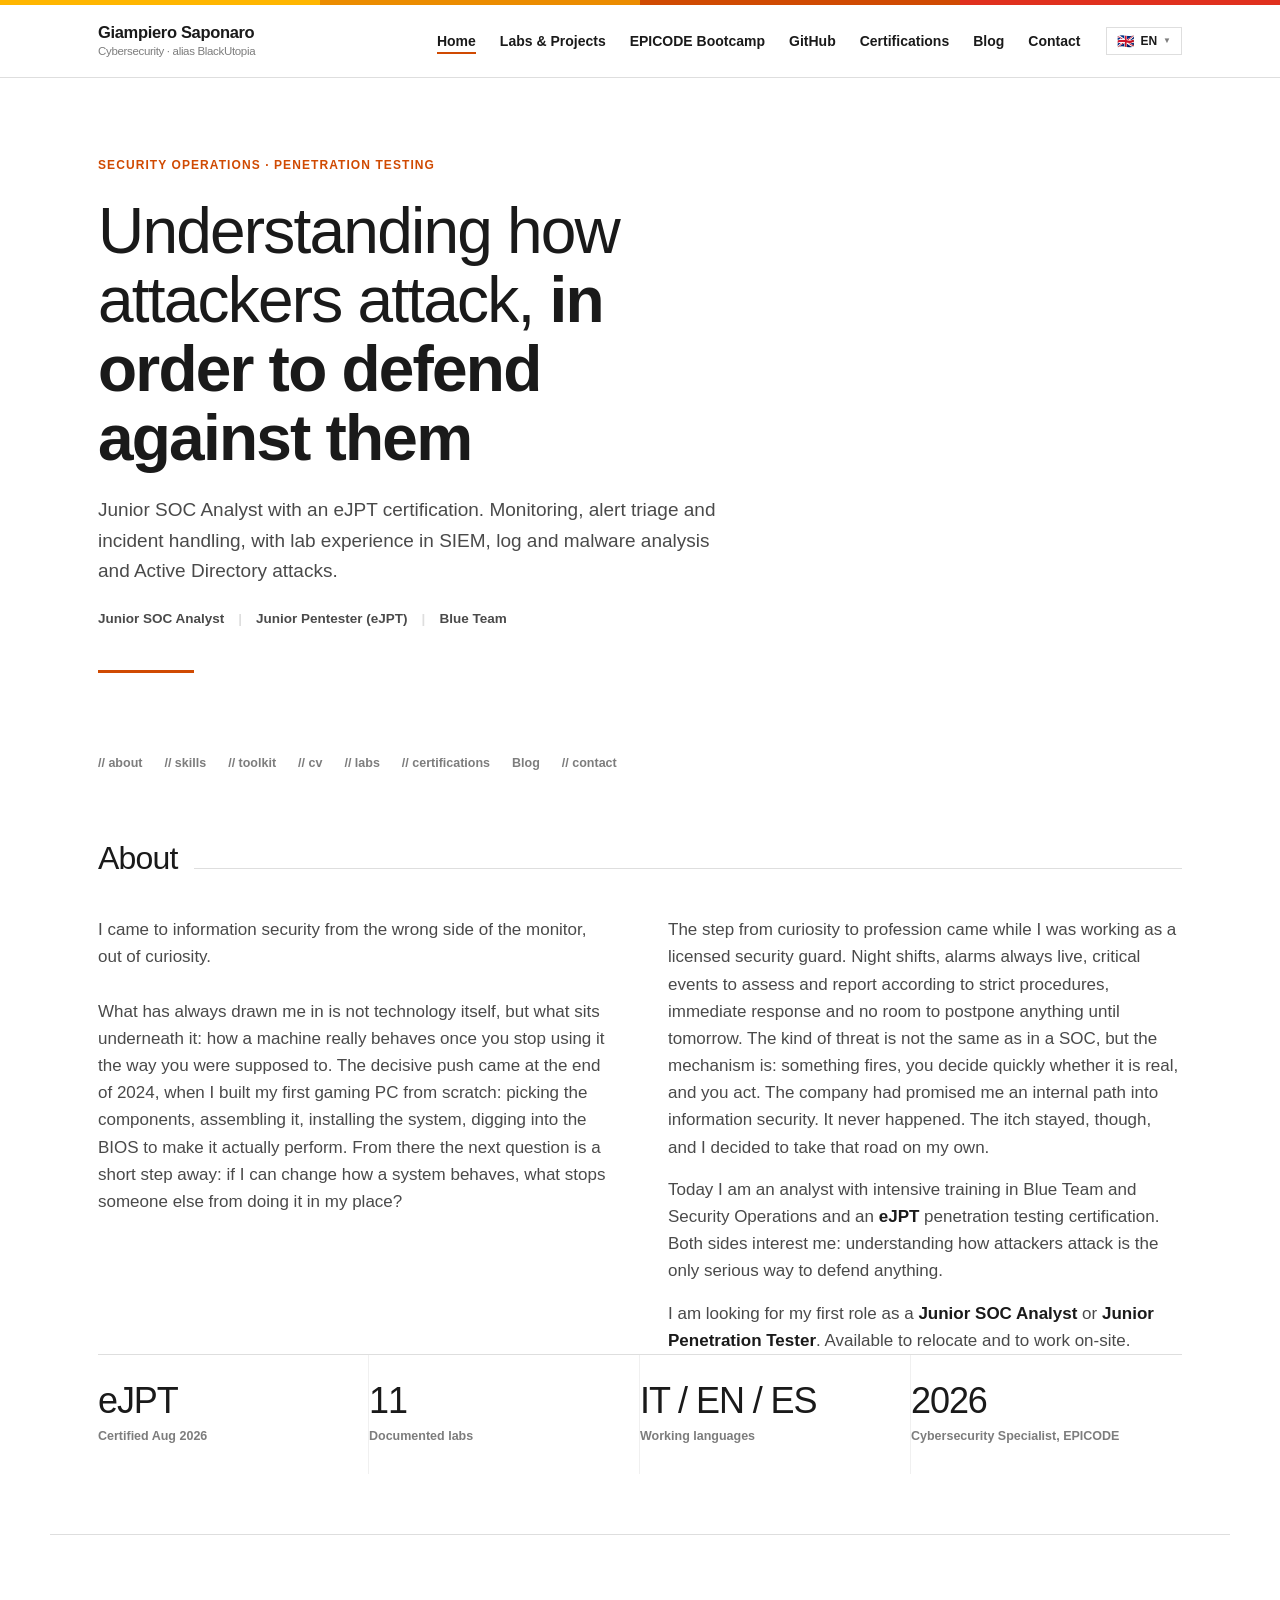
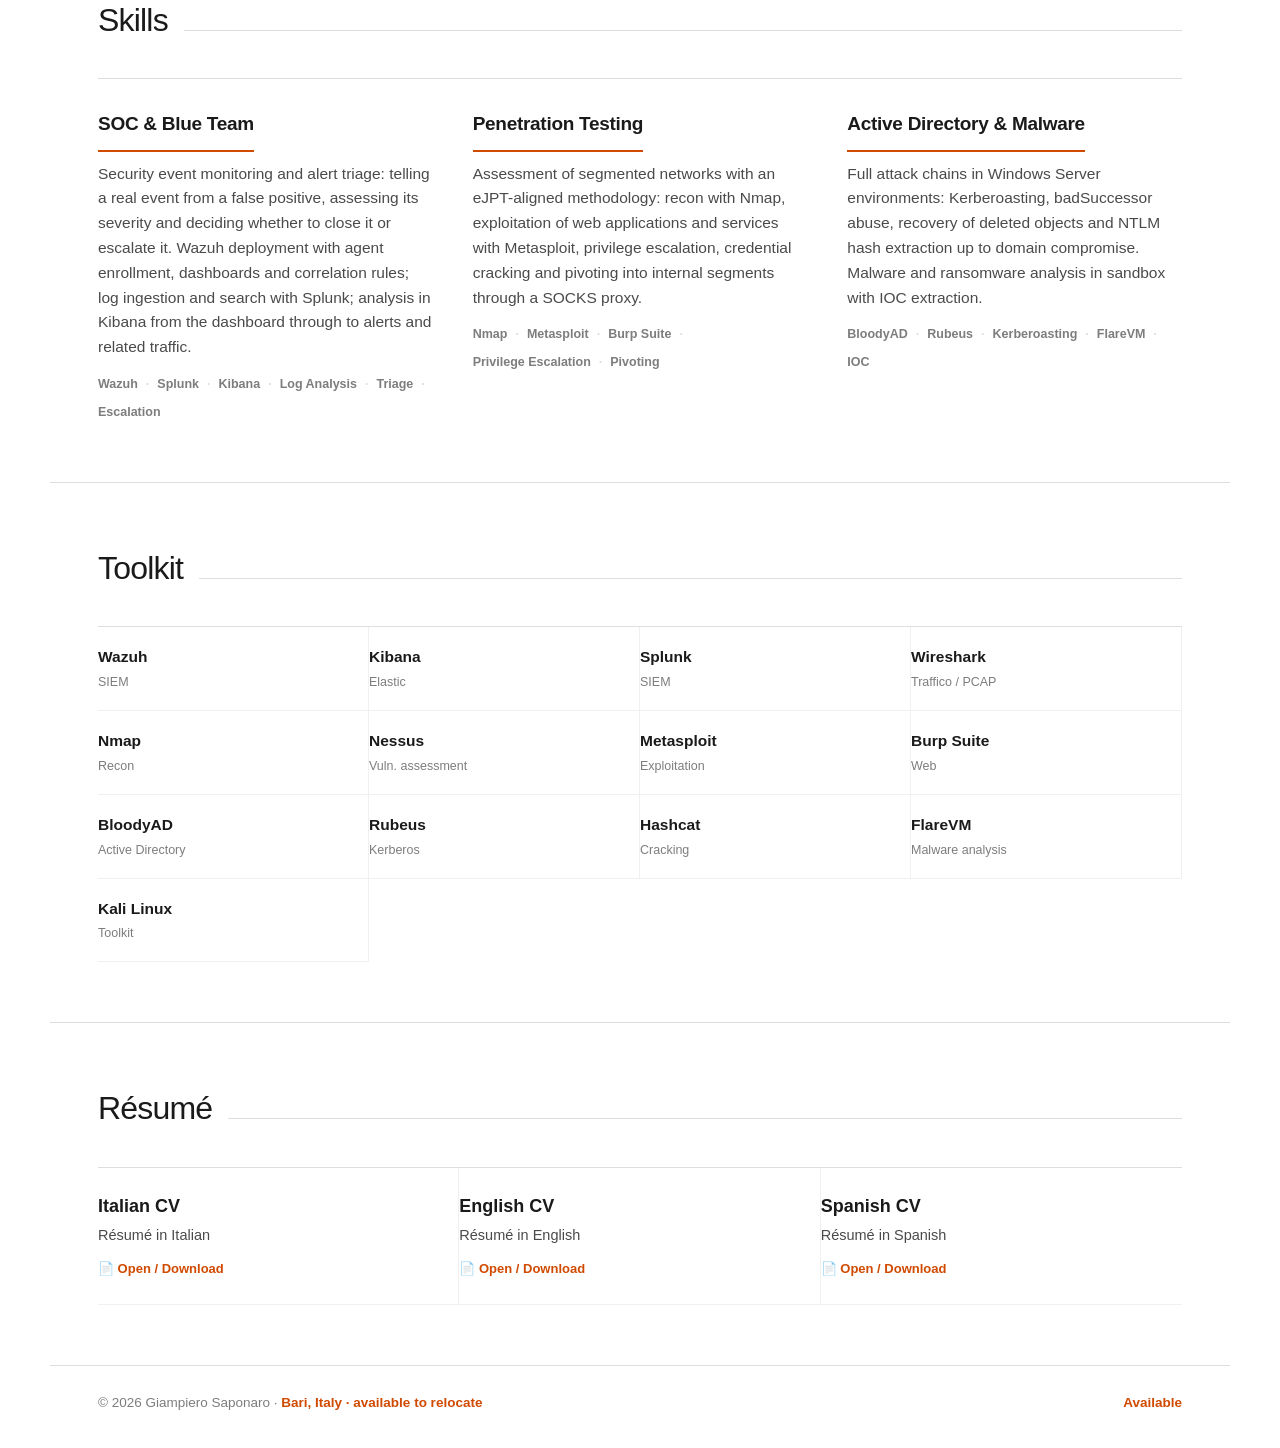
<file: index.html>
<!DOCTYPE html>
<html lang="it">
<head>
<meta charset="UTF-8">
<meta name="viewport" content="width=device-width, initial-scale=1.0">
<title>BlackUtopia &mdash; Giampiero Saponaro | Junior SOC Analyst</title>
<meta name="description" content="Portfolio di Giampiero Saponaro, Junior SOC Analyst e Junior Penetration Tester certificato eJPT.">
<meta http-equiv="Content-Security-Policy" content="
default-src 'self';
style-src 'self' 'unsafe-inline' https://fonts.googleapis.com;
font-src 'self' https://fonts.gstatic.com;
script-src 'self' 'unsafe-inline';
img-src 'self' data:;
connect-src 'none';
frame-ancestors 'none';
upgrade-insecure-requests;
">
<meta name="referrer" content="no-referrer">
<meta http-equiv="X-Frame-Options" content="DENY">
<meta http-equiv="X-Content-Type-Options" content="nosniff">
<link href="https://fonts.googleapis.com/css2?family=Open+Sans:wght@400;600;700;800&family=Lato:wght@400;700&display=swap" rel="stylesheet">
<link rel="stylesheet" href="style.css">
</head>
<body data-page-title="">
<div class="colorbars"><i></i><i></i><i></i><i></i></div>
<nav>
<div class="nav-in">
<a class="nav-logo" href="./">Giampiero Saponaro<span>Cybersecurity &middot; alias BlackUtopia</span></a>
<div class="nav-actions">
<ul class="nav-inline">
<li class="current"><a href="./" data-i18n="menu.home">Home</a></li>
<li><a href="labs/" data-i18n="menu.labs">Lab &amp; Progetti</a></li>
<li><a href="bootcamp/" data-i18n="menu.bootcamp">Bootcamp EPICODE</a></li>
<li><a href="github/" data-i18n="menu.github">GitHub</a></li>
<li><a href="certs/" data-i18n="menu.certs">Certificazioni</a></li>
<li><a href="blog/" data-i18n="menu.blog">Blog</a></li>
<li><a href="contact/" data-i18n="menu.contact">Contatti</a></li>
</ul>
<div class="lang-switch">
<button class="lang-btn" aria-label="Cambia lingua" data-i18n-aria="lang.aria" aria-expanded="false">
<span class="lang-flag">🇮🇹</span><span class="lang-code">IT</span><span class="lang-caret">▼</span>
</button>
<ul class="lang-menu">
<li><button data-lang="it"><span class="lang-flag">🇮🇹</span>Italiano</button></li>
<li><button data-lang="en"><span class="lang-flag">🇬🇧</span>English</button></li>
<li><button data-lang="es"><span class="lang-flag">🇪🇸</span>Español</button></li>
<li><button data-lang="fr"><span class="lang-flag">🇫🇷</span>Français</button></li>
</ul>
</div>
<button class="menu-toggle" aria-label="Apri il menu" data-i18n-aria="menu.open_aria" aria-expanded="false">
<span></span><span></span><span></span>
</button>
</div>
</div>
</nav>
<div class="menu-overlay">
<div class="menu-inner">
<div class="menu-top">
<div class="menu-label" data-i18n="menu.label">// navigazione</div>
<button class="menu-close">
<span class="menu-close-x">&times;</span><span data-i18n="menu.close">chiudi</span>
</button>
</div>
<ul class="menu-list">
<li class="current"><a href="./"><span class="menu-text" data-i18n="menu.home">Home</span><span class="menu-arrow">&rarr;</span></a></li>
<li><a href="labs/"><span class="menu-text" data-i18n="menu.labs">Lab &amp; Progetti</span><span class="menu-arrow">&rarr;</span></a></li>
<li><a href="bootcamp/"><span class="menu-text" data-i18n="menu.bootcamp">Bootcamp EPICODE</span><span class="menu-arrow">&rarr;</span></a></li>
<li><a href="github/"><span class="menu-text" data-i18n="menu.github">GitHub</span><span class="menu-arrow">&rarr;</span></a></li>
<li><a href="certs/"><span class="menu-text" data-i18n="menu.certs">Certificazioni</span><span class="menu-arrow">&rarr;</span></a></li>
<li><a href="blog/"><span class="menu-text" data-i18n="menu.blog">Blog</span><span class="menu-arrow">&rarr;</span></a></li>
<li><a href="contact/"><span class="menu-text" data-i18n="menu.contact">Contatti</span><span class="menu-arrow">&rarr;</span></a></li>
</ul>
<div class="menu-footer">
<a href="https://www.linkedin.com/in/giampiero-saponaro-cybersecurity" target="_blank" rel="noopener noreferrer">LinkedIn</a>
<a href="https://github.com/GiampieroSap" target="_blank" rel="noopener noreferrer">GitHub</a>
<a href="https://tryhackme.com/p/BlackUtopia" target="_blank" rel="noopener noreferrer">TryHackMe</a>
<a href="contact/" data-i18n="menu.write">Scrivimi</a>
</div>
</div>
</div>
<section id="hero">
<div class="hero-tag" data-i18n="hero.kicker">Security Operations &middot; Penetration Testing</div>
<h1 class="hero-name" data-i18n="hero.h1">Capire come attacca chi attacca, <b>per saperlo difendere</b></h1>
<p class="hero-realname" data-i18n="hero.lead">Junior SOC Analyst con certificazione eJPT. Monitoraggio, triage delle alert e gestione degli incidenti, con esperienza di laboratorio su SIEM, analisi di log e malware e attacchi ad Active Directory.</p>
<div class="hero-titles">
<span data-i18n="hero.role1">Junior SOC Analyst</span><span class="hero-sep">|</span>
<span data-i18n="hero.role2">Junior Pentester (eJPT)</span><span class="hero-sep">|</span>
<span data-i18n="hero.role3">Blue Team</span>
</div>
<div class="hero-rule"></div>
</section>

<div class="subnav">
<a href="#about" data-i18n="sub.about">// about</a>
<a href="#skills" data-i18n="sub.skills">// competenze</a>
<a href="#tools" data-i18n="sub.tools">// arsenale</a>
<a href="#cv" data-i18n="sub.cv">// cv</a>
<a href="labs/" data-i18n="sub.labs">// lab</a>
<a href="certs/" data-i18n="sub.certs">// certificazioni</a>
<a href="blog/" data-i18n="menu.blog">Blog</a>
<a href="contact/" data-i18n="sub.contact">// contatti</a>
</div>

<section id="about">
<div>
<div class="section-header reveal">
<h2 class="section-title" data-i18n="about.title">About</h2>
<div class="section-line"></div>
</div>
<div class="about-text reveal">
<p data-i18n="about.p1">Mi sono avvicinato alla sicurezza informatica dal lato sbagliato del monitor, per curiosit&agrave;.<br><br>Quello che mi ha sempre attirato non &egrave; la tecnologia in s&eacute;, ma quello che ci sta sotto: come funziona davvero una macchina quando smetti di usarla come previsto. La spinta decisiva &egrave; arrivata a fine 2024, quando ho montato da zero il mio primo PC da gaming: scegliere i componenti, assemblarlo, installare il sistema, mettere le mani nel BIOS per farlo rendere davvero. Da l&igrave; alla domanda successiva il passo &egrave; breve: se posso cambiare come si comporta un sistema, cosa impedisce a qualcun altro di farlo al posto mio?</p>
<p data-i18n="about.p2">Il passaggio da curiosit&agrave; a mestiere &egrave; arrivato mentre lavoravo come Guardia Particolare Giurata. Turni di notte, allarmi sempre attivi, eventi critici da valutare e notificare secondo procedure precise, risposta immediata e nessun margine per rimandare a domani. Il tipo di minaccia non &egrave; lo stesso di un SOC, ma il meccanismo s&igrave;: qualcosa scatta, decidi in fretta se &egrave; reale, e agisci. L'azienda mi aveva promesso un percorso interno per passare alla sicurezza informatica. Non se n'&egrave; fatto niente. Il pallino per&ograve; &egrave; rimasto, e ho deciso di prendere quella strada per conto mio.</p>
<p data-i18n="about.p3">Oggi sono un analista con formazione intensiva in Blue Team e Security Operations e certificazione <strong>eJPT</strong> in penetration testing. Mi interessano entrambi i lati: capire come attacca chi attacca &egrave; l'unico modo serio per difendere qualcosa.</p>
<p data-i18n="about.p4">Cerco la mia prima posizione come <strong>Junior SOC Analyst</strong> o <strong>Junior Penetration Tester</strong>. Disponibile al trasferimento e al lavoro in presenza.</p>
</div>
</div>
<div class="about-stats reveal">
<div class="stat-box"><span class="stat-num">eJPT</span><span class="stat-label" data-i18n="about.stat1">Certificato ago 2026</span></div>
<div class="stat-box"><span class="stat-num">11</span><span class="stat-label" data-i18n="about.stat2">Lab documentati</span></div>
<div class="stat-box"><span class="stat-num">IT / EN / ES</span><span class="stat-label" data-i18n="about.stat3">Lingue di lavoro</span></div>
<div class="stat-box"><span class="stat-num">2026</span><span class="stat-label" data-i18n="about.stat4">Cybersecurity Specialist, EPICODE</span></div>
</div>
</section>

<section id="skills">
<div class="section-header reveal">
<h2 class="section-title" data-i18n="skills.title">Competenze</h2>
<div class="section-line"></div>
</div>
<div class="skills-grid">
<div class="skill-card reveal">
<div class="skill-card-title" data-i18n="skills.c1.title">SOC &amp; Blue Team</div>
<p data-i18n="skills.c1.desc">Monitoraggio di eventi di sicurezza e triage delle alert: distinguere un evento reale da un falso positivo, valutarne la gravit&agrave; e decidere se chiuderlo o passarlo a un livello superiore. Deployment di Wazuh con enrollment degli agenti, dashboard e regole di correlazione; ingestione e ricerca di log con Splunk; analisi su Kibana partendo dalla dashboard fino agli alert e al traffico correlato.</p>
<div class="skill-tags">
<span class="skill-tag">Wazuh</span>
<span class="skill-tag">Splunk</span>
<span class="skill-tag">Kibana</span>
<span class="skill-tag">Log Analysis</span>
<span class="skill-tag">Triage</span>
<span class="skill-tag">Escalation</span>
</div>
</div>
<div class="skill-card reveal">
<div class="skill-card-title" data-i18n="skills.c2.title">Penetration Testing</div>
<p data-i18n="skills.c2.desc">Assessment di reti segmentate con metodologia allineata all'eJPT: recon con Nmap, exploitation di applicazioni web e servizi con Metasploit, privilege escalation, cracking di credenziali e pivoting verso segmenti interni tramite proxy SOCKS.</p>
<div class="skill-tags">
<span class="skill-tag">Nmap</span>
<span class="skill-tag">Metasploit</span>
<span class="skill-tag">Burp Suite</span>
<span class="skill-tag">Privilege Escalation</span>
<span class="skill-tag">Pivoting</span>
</div>
</div>
<div class="skill-card reveal">
<div class="skill-card-title" data-i18n="skills.c3.title">Active Directory &amp; Malware</div>
<p data-i18n="skills.c3.desc">Catene di attacco complete in ambienti Windows Server: Kerberoasting, abuso di badSuccessor, recupero di oggetti eliminati ed estrazione di hash NTLM fino alla compromissione del dominio. Analisi di malware e ransomware in sandbox con estrazione di IOC.</p>
<div class="skill-tags">
<span class="skill-tag">BloodyAD</span>
<span class="skill-tag">Rubeus</span>
<span class="skill-tag">Kerberoasting</span>
<span class="skill-tag">FlareVM</span>
<span class="skill-tag">IOC</span>
</div>
</div>
</div>
</section>

<section id="tools">
<div class="section-header reveal">
<h2 class="section-title" data-i18n="tools.title">Arsenale</h2>
<div class="section-line"></div>
</div>
<div class="tools-grid">
<div class="tool-item reveal"><span class="tool-name">Wazuh</span><span class="tool-bar">SIEM</span></div>
<div class="tool-item reveal"><span class="tool-name">Kibana</span><span class="tool-bar">Elastic</span></div>
<div class="tool-item reveal"><span class="tool-name">Splunk</span><span class="tool-bar">SIEM</span></div>
<div class="tool-item reveal"><span class="tool-name">Wireshark</span><span class="tool-bar">Traffico / PCAP</span></div>
<div class="tool-item reveal"><span class="tool-name">Nmap</span><span class="tool-bar">Recon</span></div>
<div class="tool-item reveal"><span class="tool-name">Nessus</span><span class="tool-bar">Vuln. assessment</span></div>
<div class="tool-item reveal"><span class="tool-name">Metasploit</span><span class="tool-bar">Exploitation</span></div>
<div class="tool-item reveal"><span class="tool-name">Burp Suite</span><span class="tool-bar">Web</span></div>
<div class="tool-item reveal"><span class="tool-name">BloodyAD</span><span class="tool-bar">Active Directory</span></div>
<div class="tool-item reveal"><span class="tool-name">Rubeus</span><span class="tool-bar">Kerberos</span></div>
<div class="tool-item reveal"><span class="tool-name">Hashcat</span><span class="tool-bar">Cracking</span></div>
<div class="tool-item reveal"><span class="tool-name">FlareVM</span><span class="tool-bar">Malware analysis</span></div>
<div class="tool-item reveal"><span class="tool-name">Kali Linux</span><span class="tool-bar">Toolkit</span></div>
</div>
</section>

<section id="cv">
<div class="section-header reveal">
<h2 class="section-title" data-i18n="cv.title">Curriculum Vitae</h2>
<div class="section-line"></div>
</div>
<div class="cv-grid">
<a class="cv-card reveal" href="assets/CV/CV_IT.pdf" target="_blank" rel="noopener noreferrer">
<div class="cv-lang" data-i18n="cv.it.lang">CV Italiano</div>
<div class="cv-sub" data-i18n="cv.it.sub">Curriculum in italiano</div>
<div class="cv-action" data-i18n="cv.open">📄 Apri / Download</div>
</a>
<a class="cv-card reveal" href="assets/CV/CV_EN.pdf" target="_blank" rel="noopener noreferrer">
<div class="cv-lang" data-i18n="cv.en.lang">English CV</div>
<div class="cv-sub" data-i18n="cv.en.sub">Curriculum in inglese</div>
<div class="cv-action" data-i18n="cv.open">📄 Apri / Download</div>
</a>
<a class="cv-card reveal" href="assets/CV/CV_ES.pdf" target="_blank" rel="noopener noreferrer">
<div class="cv-lang" data-i18n="cv.es.lang">CV Espa&ntilde;ol</div>
<div class="cv-sub" data-i18n="cv.es.sub">Curriculum in spagnolo</div>
<div class="cv-action" data-i18n="cv.open">📄 Apri / Download</div>
</a>
</div>
</section>
<footer>
<span>&copy; 2026 Giampiero Saponaro &middot; <span data-i18n="footer.loc">Bari, Italia &middot; disponibile al trasferimento</span></span>
<span data-i18n="footer.open">Disponibile</span>
</footer>
<script src="i18n.js"></script>
<script src="script.js"></script>
</body>
</html>
</file>
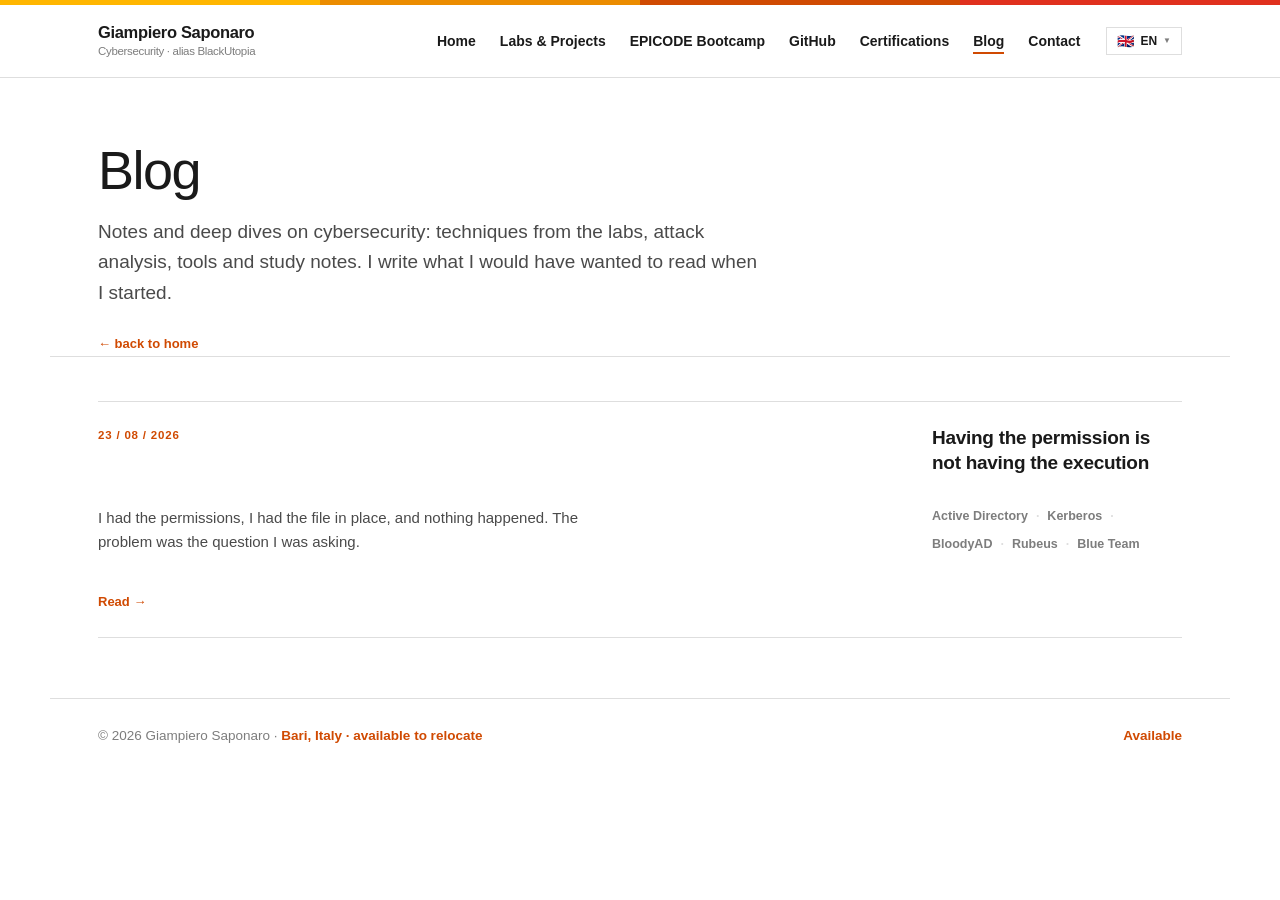
<file: blog/index.html>
<!DOCTYPE html>
<html lang="it">
<head>
<meta charset="UTF-8">
<meta name="viewport" content="width=device-width, initial-scale=1.0">
<title>Blog &mdash; BlackUtopia</title>
<meta name="description" content="Articoli e approfondimenti di cybersecurity di Giampiero Saponaro.">
<meta http-equiv="Content-Security-Policy" content="
default-src 'self';
style-src 'self' 'unsafe-inline' https://fonts.googleapis.com;
font-src 'self' https://fonts.gstatic.com;
script-src 'self' 'unsafe-inline';
img-src 'self' data:;
connect-src 'none';
frame-ancestors 'none';
upgrade-insecure-requests;
">
<meta name="referrer" content="no-referrer">
<meta http-equiv="X-Frame-Options" content="DENY">
<meta http-equiv="X-Content-Type-Options" content="nosniff">
<link href="https://fonts.googleapis.com/css2?family=Open+Sans:wght@400;600;700;800&family=Lato:wght@400;700&display=swap" rel="stylesheet">
<link rel="stylesheet" href="../style.css">
</head>
<body data-page-title="blog.title">
<div class="colorbars"><i></i><i></i><i></i><i></i></div>
<nav>
<div class="nav-in">
<a class="nav-logo" href="../">Giampiero Saponaro<span>Cybersecurity &middot; alias BlackUtopia</span></a>
<div class="nav-actions">
<ul class="nav-inline">
<li><a href="../" data-i18n="menu.home">Home</a></li>
<li><a href="../labs/" data-i18n="menu.labs">Lab &amp; Progetti</a></li>
<li><a href="../bootcamp/" data-i18n="menu.bootcamp">Bootcamp EPICODE</a></li>
<li><a href="../github/" data-i18n="menu.github">GitHub</a></li>
<li><a href="../certs/" data-i18n="menu.certs">Certificazioni</a></li>
<li class="current"><a href="../blog/" data-i18n="menu.blog">Blog</a></li>
<li><a href="../contact/" data-i18n="menu.contact">Contatti</a></li>
</ul>
<div class="lang-switch">
<button class="lang-btn" aria-label="Cambia lingua" data-i18n-aria="lang.aria" aria-expanded="false">
<span class="lang-flag">🇮🇹</span><span class="lang-code">IT</span><span class="lang-caret">▼</span>
</button>
<ul class="lang-menu">
<li><button data-lang="it"><span class="lang-flag">🇮🇹</span>Italiano</button></li>
<li><button data-lang="en"><span class="lang-flag">🇬🇧</span>English</button></li>
<li><button data-lang="es"><span class="lang-flag">🇪🇸</span>Español</button></li>
<li><button data-lang="fr"><span class="lang-flag">🇫🇷</span>Français</button></li>
</ul>
</div>
<button class="menu-toggle" aria-label="Apri il menu" data-i18n-aria="menu.open_aria" aria-expanded="false">
<span></span><span></span><span></span>
</button>
</div>
</div>
</nav>
<div class="menu-overlay">
<div class="menu-inner">
<div class="menu-top">
<div class="menu-label" data-i18n="menu.label">// navigazione</div>
<button class="menu-close">
<span class="menu-close-x">&times;</span><span data-i18n="menu.close">chiudi</span>
</button>
</div>
<ul class="menu-list">
<li><a href="../"><span class="menu-text" data-i18n="menu.home">Home</span><span class="menu-arrow">&rarr;</span></a></li>
<li><a href="../labs/"><span class="menu-text" data-i18n="menu.labs">Lab &amp; Progetti</span><span class="menu-arrow">&rarr;</span></a></li>
<li><a href="../bootcamp/"><span class="menu-text" data-i18n="menu.bootcamp">Bootcamp EPICODE</span><span class="menu-arrow">&rarr;</span></a></li>
<li><a href="../github/"><span class="menu-text" data-i18n="menu.github">GitHub</span><span class="menu-arrow">&rarr;</span></a></li>
<li><a href="../certs/"><span class="menu-text" data-i18n="menu.certs">Certificazioni</span><span class="menu-arrow">&rarr;</span></a></li>
<li class="current"><a href="../blog/"><span class="menu-text" data-i18n="menu.blog">Blog</span><span class="menu-arrow">&rarr;</span></a></li>
<li><a href="../contact/"><span class="menu-text" data-i18n="menu.contact">Contatti</span><span class="menu-arrow">&rarr;</span></a></li>
</ul>
<div class="menu-footer">
<a href="https://www.linkedin.com/in/giampiero-saponaro-cybersecurity" target="_blank" rel="noopener noreferrer">LinkedIn</a>
<a href="https://github.com/GiampieroSap" target="_blank" rel="noopener noreferrer">GitHub</a>
<a href="https://tryhackme.com/p/BlackUtopia" target="_blank" rel="noopener noreferrer">TryHackMe</a>
<a href="../contact/" data-i18n="menu.write">Scrivimi</a>
</div>
</div>
</div>
<header class="page-head">
<h1 class="page-title" data-i18n="blog.title">Blog</h1>
<p class="page-lead" data-i18n="blog.lead">Appunti e approfondimenti su cybersecurity: tecniche viste nei lab, analisi di attacchi, strumenti e note di studio. Scrivo quello che avrei voluto leggere quando ho iniziato.</p>
<a class="back-home" href="../" data-i18n="nav.back">&larr; torna alla home</a>
</header>
<section id="labs" class="page-section">
<div class="posts-grid">
<a class="post-card reveal" href="../blog/permessi-ed-esecuzione/">
<div class="post-date">23 / 08 / 2026</div>
<h3 class="post-title" data-i18n="art1.title">Avere il permesso non &egrave; avere l'esecuzione</h3>
<p class="post-summary" data-i18n="art1.summary">Avevo i permessi, avevo il file al suo posto, e non succedeva niente. Il problema era la domanda che mi stavo facendo.</p>
<div class="post-tags">
<span class="post-tag">Active Directory</span>
<span class="post-tag">Kerberos</span>
<span class="post-tag">BloodyAD</span>
<span class="post-tag">Rubeus</span>
<span class="post-tag">Blue Team</span>
</div>
<div class="post-read" data-i18n="blog.read">Leggi &rarr;</div>
</a>
</div>
</section>
<footer>
<span>&copy; 2026 Giampiero Saponaro &middot; <span data-i18n="footer.loc">Bari, Italia &middot; disponibile al trasferimento</span></span>
<span data-i18n="footer.open">Disponibile</span>
</footer>
<script src="../i18n.js"></script>
<script src="../script.js"></script>
</body>
</html>
</file>
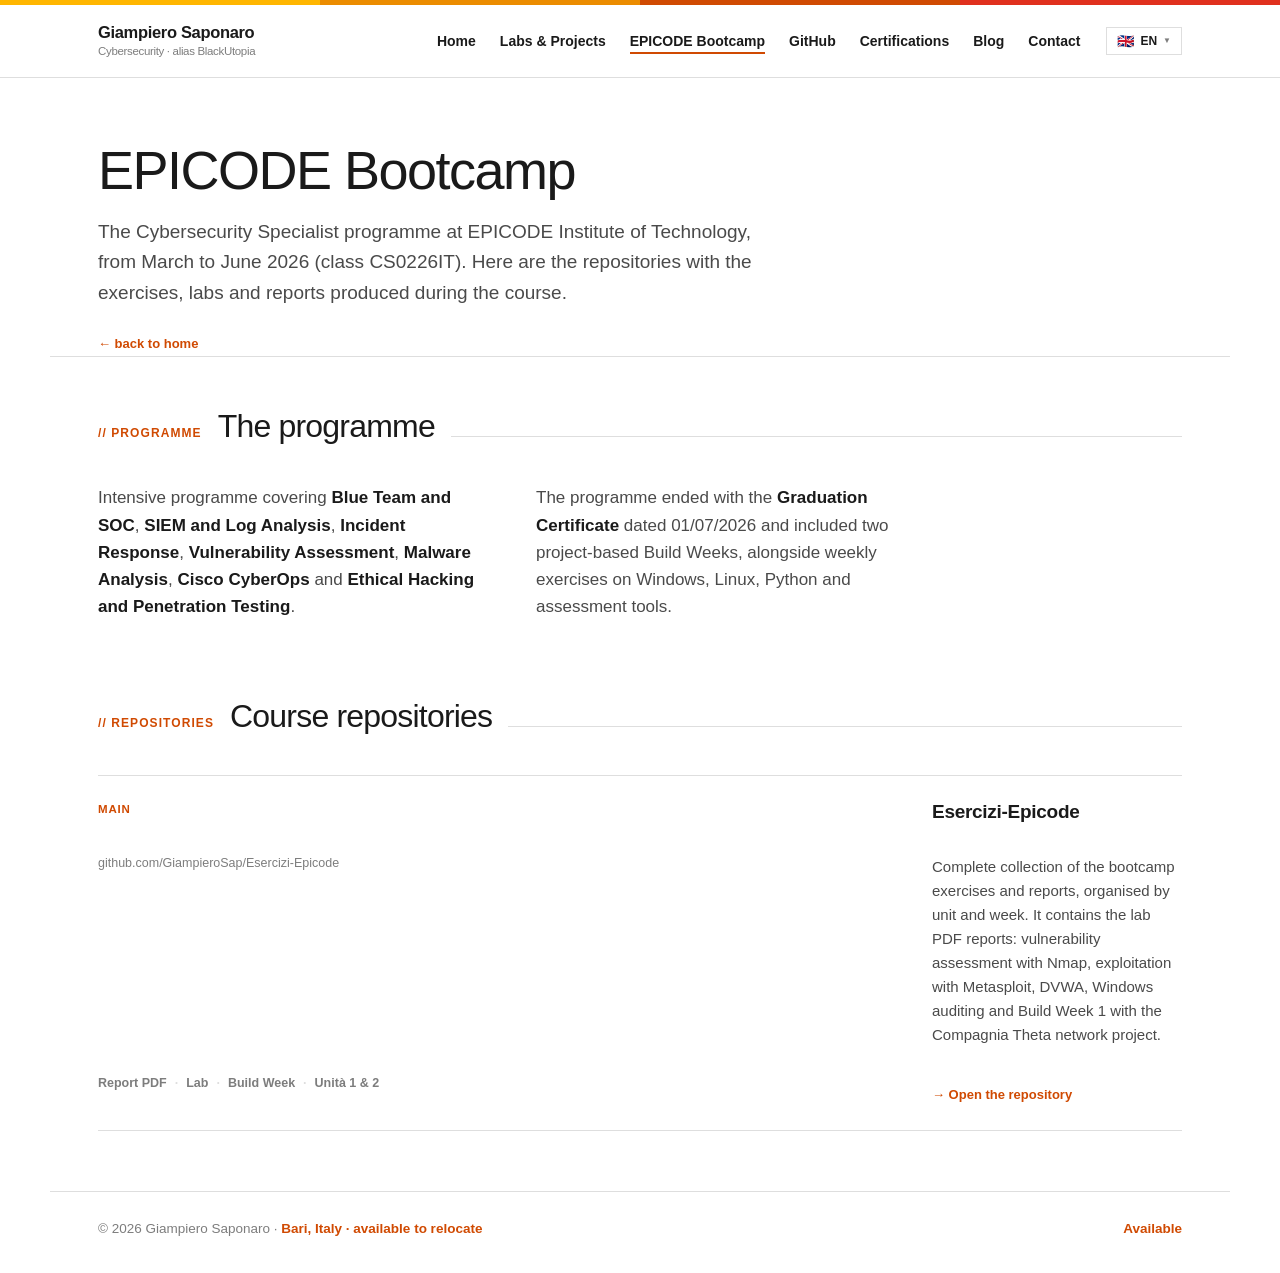
<file: bootcamp/index.html>
<!DOCTYPE html>
<html lang="it">
<head>
<meta charset="UTF-8">
<meta name="viewport" content="width=device-width, initial-scale=1.0">
<title>Bootcamp EPICODE &mdash; BlackUtopia</title>
<meta name="description" content="Il percorso Cybersecurity Specialist EPICODE di Giampiero Saponaro e i repository con esercizi e report del corso.">
<meta http-equiv="Content-Security-Policy" content="
default-src 'self';
style-src 'self' 'unsafe-inline' https://fonts.googleapis.com;
font-src 'self' https://fonts.gstatic.com;
script-src 'self' 'unsafe-inline';
img-src 'self' data:;
connect-src 'none';
frame-ancestors 'none';
upgrade-insecure-requests;
">
<meta name="referrer" content="no-referrer">
<meta http-equiv="X-Frame-Options" content="DENY">
<meta http-equiv="X-Content-Type-Options" content="nosniff">
<link href="https://fonts.googleapis.com/css2?family=Open+Sans:wght@400;600;700;800&family=Lato:wght@400;700&display=swap" rel="stylesheet">
<link rel="stylesheet" href="../style.css">
</head>
<body data-page-title="boot.title">
<div class="colorbars"><i></i><i></i><i></i><i></i></div>
<nav>
<div class="nav-in">
<a class="nav-logo" href="../">Giampiero Saponaro<span>Cybersecurity &middot; alias BlackUtopia</span></a>
<div class="nav-actions">
<ul class="nav-inline">
<li><a href="../" data-i18n="menu.home">Home</a></li>
<li><a href="../labs/" data-i18n="menu.labs">Lab &amp; Progetti</a></li>
<li class="current"><a href="../bootcamp/" data-i18n="menu.bootcamp">Bootcamp EPICODE</a></li>
<li><a href="../github/" data-i18n="menu.github">GitHub</a></li>
<li><a href="../certs/" data-i18n="menu.certs">Certificazioni</a></li>
<li><a href="../blog/" data-i18n="menu.blog">Blog</a></li>
<li><a href="../contact/" data-i18n="menu.contact">Contatti</a></li>
</ul>
<div class="lang-switch">
<button class="lang-btn" aria-label="Cambia lingua" data-i18n-aria="lang.aria" aria-expanded="false">
<span class="lang-flag">🇮🇹</span><span class="lang-code">IT</span><span class="lang-caret">▼</span>
</button>
<ul class="lang-menu">
<li><button data-lang="it"><span class="lang-flag">🇮🇹</span>Italiano</button></li>
<li><button data-lang="en"><span class="lang-flag">🇬🇧</span>English</button></li>
<li><button data-lang="es"><span class="lang-flag">🇪🇸</span>Español</button></li>
<li><button data-lang="fr"><span class="lang-flag">🇫🇷</span>Français</button></li>
</ul>
</div>
<button class="menu-toggle" aria-label="Apri il menu" data-i18n-aria="menu.open_aria" aria-expanded="false">
<span></span><span></span><span></span>
</button>
</div>
</div>
</nav>
<div class="menu-overlay">
<div class="menu-inner">
<div class="menu-top">
<div class="menu-label" data-i18n="menu.label">// navigazione</div>
<button class="menu-close">
<span class="menu-close-x">&times;</span><span data-i18n="menu.close">chiudi</span>
</button>
</div>
<ul class="menu-list">
<li><a href="../"><span class="menu-text" data-i18n="menu.home">Home</span><span class="menu-arrow">&rarr;</span></a></li>
<li><a href="../labs/"><span class="menu-text" data-i18n="menu.labs">Lab &amp; Progetti</span><span class="menu-arrow">&rarr;</span></a></li>
<li class="current"><a href="../bootcamp/"><span class="menu-text" data-i18n="menu.bootcamp">Bootcamp EPICODE</span><span class="menu-arrow">&rarr;</span></a></li>
<li><a href="../github/"><span class="menu-text" data-i18n="menu.github">GitHub</span><span class="menu-arrow">&rarr;</span></a></li>
<li><a href="../certs/"><span class="menu-text" data-i18n="menu.certs">Certificazioni</span><span class="menu-arrow">&rarr;</span></a></li>
<li><a href="../blog/"><span class="menu-text" data-i18n="menu.blog">Blog</span><span class="menu-arrow">&rarr;</span></a></li>
<li><a href="../contact/"><span class="menu-text" data-i18n="menu.contact">Contatti</span><span class="menu-arrow">&rarr;</span></a></li>
</ul>
<div class="menu-footer">
<a href="https://www.linkedin.com/in/giampiero-saponaro-cybersecurity" target="_blank" rel="noopener noreferrer">LinkedIn</a>
<a href="https://github.com/GiampieroSap" target="_blank" rel="noopener noreferrer">GitHub</a>
<a href="https://tryhackme.com/p/BlackUtopia" target="_blank" rel="noopener noreferrer">TryHackMe</a>
<a href="../contact/" data-i18n="menu.write">Scrivimi</a>
</div>
</div>
</div>
<header class="page-head">
<h1 class="page-title" data-i18n="boot.title">Bootcamp EPICODE</h1>
<p class="page-lead" data-i18n="boot.lead">Il percorso Cybersecurity Specialist di EPICODE Institute of Technology, da marzo a giugno 2026 (classe CS0226IT). Qui trovi i repository con gli esercizi, i lab e i report prodotti durante il corso.</p>
<a class="back-home" href="../" data-i18n="nav.back">&larr; torna alla home</a>
</header>
<section id="labs" class="page-section">
<div class="section-header reveal">
<span class="section-kicker" data-i18n="boot.kicker.path">// percorso</span>
<h2 class="section-title" data-i18n="boot.programme">Il programma</h2>
<div class="section-line"></div>
</div>
<div class="about-text reveal" style="max-width: 820px;">
<p data-i18n="boot.p1">Programma intensivo con formazione su <strong>Blue Team e SOC</strong>, <strong>SIEM e Log Analysis</strong>, <strong>Incident Response</strong>, <strong>Vulnerability Assessment</strong>, <strong>Malware Analysis</strong>, <strong>Cisco CyberOps</strong> ed <strong>Ethical Hacking e Penetration Testing</strong>.</p>
<p data-i18n="boot.p2">Il percorso si è concluso con il <strong>Graduation Certificate</strong> del 01/07/2026 e ha incluso due Build Week progettuali, oltre a esercitazioni settimanali su Windows, Linux, Python e strumenti di assessment.</p>
</div>

<div class="section-header reveal" style="margin-top: 3.5rem;">
<span class="section-kicker" data-i18n="boot.kicker.repo">// repository</span>
<h2 class="section-title" data-i18n="boot.repos">Repo del corso</h2>
<div class="section-line"></div>
</div>
<div class="repo-grid">
<a class="repo-card featured reveal" href="https://github.com/GiampieroSap/Esercizi-Epicode" target="_blank" rel="noopener noreferrer" style="--repo-accent: var(--green)">
<span class="repo-flag" data-i18n="repo.flag.main">Principale</span>
<div class="repo-name">Esercizi-Epicode</div>
<div class="repo-path">github.com/GiampieroSap/Esercizi-Epicode</div>
<p class="repo-desc" data-i18n="repo.epicode.desc.boot">Raccolta completa degli esercizi e dei report del bootcamp, organizzata per unità e settimana. Contiene i report PDF dei lab: vulnerability assessment con Nmap, exploitation con Metasploit, DVWA, auditing su Windows e la Build Week 1 con il progetto di rete Compagnia Theta.</p>
<div class="repo-meta">
<span class="repo-tag">Report PDF</span>
<span class="repo-tag">Lab</span>
<span class="repo-tag">Build Week</span>
<span class="repo-tag">Unità 1 &amp; 2</span>
</div>
<div class="repo-open" data-i18n="repo.open">&rarr; Apri il repository</div>
</a>
</div>
</section>
<footer>
<span>&copy; 2026 Giampiero Saponaro &middot; <span data-i18n="footer.loc">Bari, Italia &middot; disponibile al trasferimento</span></span>
<span data-i18n="footer.open">Disponibile</span>
</footer>
<script src="../i18n.js"></script>
<script src="../script.js"></script>
</body>
</html>
</file>
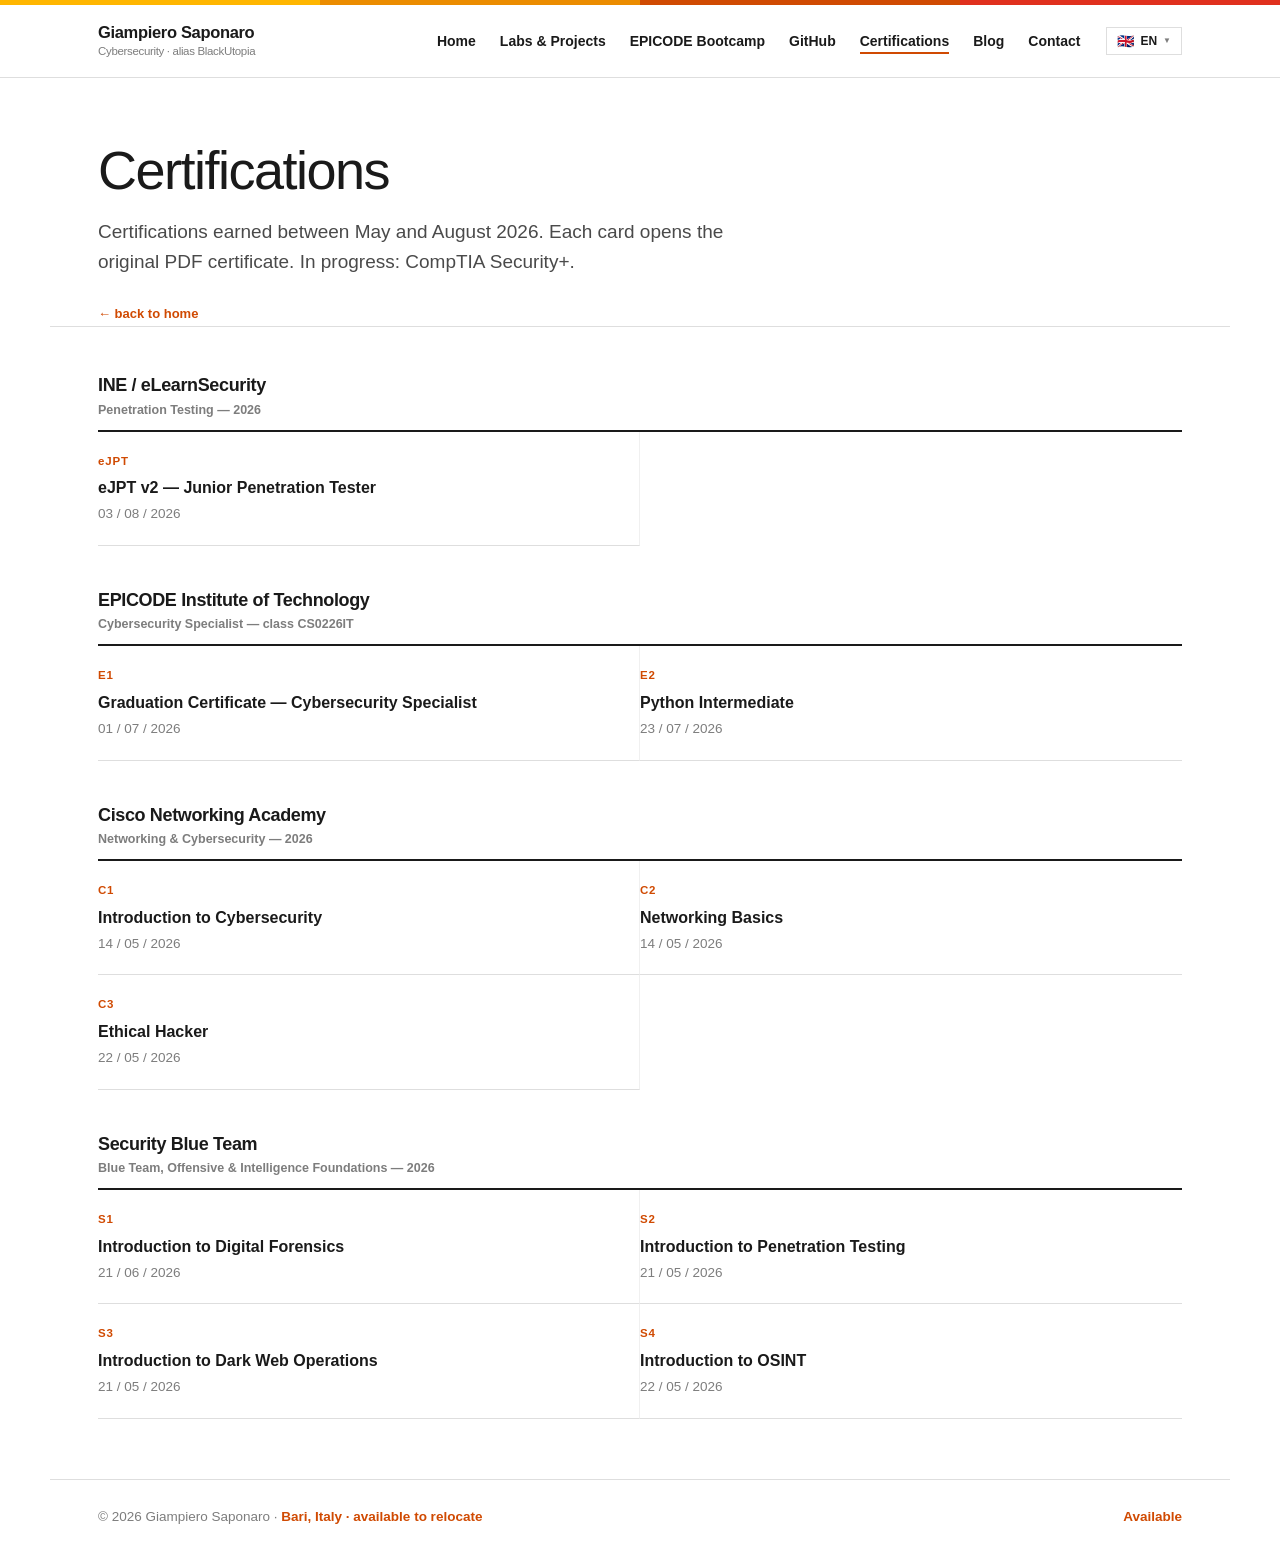
<file: certs/index.html>
<!DOCTYPE html>
<html lang="it">
<head>
<meta charset="UTF-8">
<meta name="viewport" content="width=device-width, initial-scale=1.0">
<title>Certificazioni &mdash; BlackUtopia</title>
<meta name="description" content="Certificazioni cybersecurity di Giampiero Saponaro: eJPT, EPICODE, Cisco Networking Academy e Security Blue Team.">
<meta http-equiv="Content-Security-Policy" content="
default-src 'self';
style-src 'self' 'unsafe-inline' https://fonts.googleapis.com;
font-src 'self' https://fonts.gstatic.com;
script-src 'self' 'unsafe-inline';
img-src 'self' data:;
connect-src 'none';
frame-ancestors 'none';
upgrade-insecure-requests;
">
<meta name="referrer" content="no-referrer">
<meta http-equiv="X-Frame-Options" content="DENY">
<meta http-equiv="X-Content-Type-Options" content="nosniff">
<link href="https://fonts.googleapis.com/css2?family=Open+Sans:wght@400;600;700;800&family=Lato:wght@400;700&display=swap" rel="stylesheet">
<link rel="stylesheet" href="../style.css">
</head>
<body data-page-title="certs.title">
<div class="colorbars"><i></i><i></i><i></i><i></i></div>
<nav>
<div class="nav-in">
<a class="nav-logo" href="../">Giampiero Saponaro<span>Cybersecurity &middot; alias BlackUtopia</span></a>
<div class="nav-actions">
<ul class="nav-inline">
<li><a href="../" data-i18n="menu.home">Home</a></li>
<li><a href="../labs/" data-i18n="menu.labs">Lab &amp; Progetti</a></li>
<li><a href="../bootcamp/" data-i18n="menu.bootcamp">Bootcamp EPICODE</a></li>
<li><a href="../github/" data-i18n="menu.github">GitHub</a></li>
<li class="current"><a href="../certs/" data-i18n="menu.certs">Certificazioni</a></li>
<li><a href="../blog/" data-i18n="menu.blog">Blog</a></li>
<li><a href="../contact/" data-i18n="menu.contact">Contatti</a></li>
</ul>
<div class="lang-switch">
<button class="lang-btn" aria-label="Cambia lingua" data-i18n-aria="lang.aria" aria-expanded="false">
<span class="lang-flag">🇮🇹</span><span class="lang-code">IT</span><span class="lang-caret">▼</span>
</button>
<ul class="lang-menu">
<li><button data-lang="it"><span class="lang-flag">🇮🇹</span>Italiano</button></li>
<li><button data-lang="en"><span class="lang-flag">🇬🇧</span>English</button></li>
<li><button data-lang="es"><span class="lang-flag">🇪🇸</span>Español</button></li>
<li><button data-lang="fr"><span class="lang-flag">🇫🇷</span>Français</button></li>
</ul>
</div>
<button class="menu-toggle" aria-label="Apri il menu" data-i18n-aria="menu.open_aria" aria-expanded="false">
<span></span><span></span><span></span>
</button>
</div>
</div>
</nav>
<div class="menu-overlay">
<div class="menu-inner">
<div class="menu-top">
<div class="menu-label" data-i18n="menu.label">// navigazione</div>
<button class="menu-close">
<span class="menu-close-x">&times;</span><span data-i18n="menu.close">chiudi</span>
</button>
</div>
<ul class="menu-list">
<li><a href="../"><span class="menu-text" data-i18n="menu.home">Home</span><span class="menu-arrow">&rarr;</span></a></li>
<li><a href="../labs/"><span class="menu-text" data-i18n="menu.labs">Lab &amp; Progetti</span><span class="menu-arrow">&rarr;</span></a></li>
<li><a href="../bootcamp/"><span class="menu-text" data-i18n="menu.bootcamp">Bootcamp EPICODE</span><span class="menu-arrow">&rarr;</span></a></li>
<li><a href="../github/"><span class="menu-text" data-i18n="menu.github">GitHub</span><span class="menu-arrow">&rarr;</span></a></li>
<li class="current"><a href="../certs/"><span class="menu-text" data-i18n="menu.certs">Certificazioni</span><span class="menu-arrow">&rarr;</span></a></li>
<li><a href="../blog/"><span class="menu-text" data-i18n="menu.blog">Blog</span><span class="menu-arrow">&rarr;</span></a></li>
<li><a href="../contact/"><span class="menu-text" data-i18n="menu.contact">Contatti</span><span class="menu-arrow">&rarr;</span></a></li>
</ul>
<div class="menu-footer">
<a href="https://www.linkedin.com/in/giampiero-saponaro-cybersecurity" target="_blank" rel="noopener noreferrer">LinkedIn</a>
<a href="https://github.com/GiampieroSap" target="_blank" rel="noopener noreferrer">GitHub</a>
<a href="https://tryhackme.com/p/BlackUtopia" target="_blank" rel="noopener noreferrer">TryHackMe</a>
<a href="../contact/" data-i18n="menu.write">Scrivimi</a>
</div>
</div>
</div>
<header class="page-head">
<h1 class="page-title" data-i18n="certs.title">Certificazioni</h1>
<p class="page-lead" data-i18n="certs.lead">Certificazioni conseguite tra maggio e agosto 2026. Ogni card apre il certificato originale in PDF. In corso: CompTIA Security+.</p>
<a class="back-home" href="../" data-i18n="nav.back">&larr; torna alla home</a>
</header>
<section id="certs" class="page-section">
<div class="cert-issuer reveal">
<div>
<div class="cert-issuer-name">INE / eLearnSecurity</div>
<div class="cert-issuer-course" data-i18n="certs.ine.course">Penetration Testing &mdash; 2026</div>
</div>
</div>
<div class="certs-grid">
<div class="cert-card reveal" onclick="window.open('../assets/Certs/ine_ejpt.pdf','_blank')" style="cursor:pointer;">
<div class="cert-module">eJPT</div>
<div class="cert-title">eJPT v2 &mdash; Junior Penetration Tester</div>
<div class="cert-date">03 / 08 / 2026</div>
<div class="cert-bar"></div>
</div>
</div>
<div class="cert-issuer reveal" style="margin-top: 40px;">
<div>
<div class="cert-issuer-name">EPICODE Institute of Technology</div>
<div class="cert-issuer-course" data-i18n="certs.epicode.course">Cybersecurity Specialist &mdash; classe CS0226IT</div>
</div>
</div>
<div class="certs-grid">
<div class="cert-card reveal" onclick="window.open('../assets/Certs/epicode_graduation.pdf','_blank')" style="cursor:pointer;">
<div class="cert-module">E1</div>
<div class="cert-title">Graduation Certificate &mdash; Cybersecurity Specialist</div>
<div class="cert-date">01 / 07 / 2026</div>
<div class="cert-bar"></div>
</div>
<div class="cert-card reveal" onclick="window.open('../assets/Certs/epicode_python_intermediate.pdf','_blank')" style="cursor:pointer;">
<div class="cert-module">E2</div>
<div class="cert-title">Python Intermediate</div>
<div class="cert-date">23 / 07 / 2026</div>
<div class="cert-bar"></div>
</div>
</div>
<div class="cert-issuer reveal" style="margin-top: 40px;">
<div>
<div class="cert-issuer-name">Cisco Networking Academy</div>
<div class="cert-issuer-course" data-i18n="certs.cisco.course">Networking &amp; Cybersecurity &mdash; 2026</div>
</div>
</div>
<div class="certs-grid">
<div class="cert-card reveal" onclick="window.open('../assets/Certs/cisco_intro_cybersecurity.pdf','_blank')" style="cursor:pointer;">
<div class="cert-module">C1</div>
<div class="cert-title">Introduction to Cybersecurity</div>
<div class="cert-date">14 / 05 / 2026</div>
<div class="cert-bar"></div>
</div>
<div class="cert-card reveal" onclick="window.open('../assets/Certs/cisco_networking_basic.pdf','_blank')" style="cursor:pointer;">
<div class="cert-module">C2</div>
<div class="cert-title">Networking Basics</div>
<div class="cert-date">14 / 05 / 2026</div>
<div class="cert-bar"></div>
</div>
<div class="cert-card reveal" onclick="window.open('../assets/Certs/cisco_ethical_hacker.pdf','_blank')" style="cursor:pointer;">
<div class="cert-module">C3</div>
<div class="cert-title">Ethical Hacker</div>
<div class="cert-date">22 / 05 / 2026</div>
<div class="cert-bar"></div>
</div>
</div>
<div class="cert-issuer reveal" style="margin-top: 40px;">
<div>
<div class="cert-issuer-name">Security Blue Team</div>
<div class="cert-issuer-course" data-i18n="certs.sbt.course">Blue Team, Offensive &amp; Intelligence Foundations &mdash; 2026</div>
</div>
</div>
<div class="certs-grid">
<div class="cert-card reveal" onclick="window.open('../assets/Certs/sbt_digital_forensics.pdf','_blank')" style="cursor:pointer;">
<div class="cert-module">S1</div>
<div class="cert-title">Introduction to Digital Forensics</div>
<div class="cert-date">21 / 06 / 2026</div>
<div class="cert-bar"></div>
</div>
<div class="cert-card reveal" onclick="window.open('../assets/Certs/sbt_intro_pentest.pdf','_blank')" style="cursor:pointer;">
<div class="cert-module">S2</div>
<div class="cert-title">Introduction to Penetration Testing</div>
<div class="cert-date">21 / 05 / 2026</div>
<div class="cert-bar"></div>
</div>
<div class="cert-card reveal" onclick="window.open('../assets/Certs/sbt_intro_darkweb.pdf','_blank')" style="cursor:pointer;">
<div class="cert-module">S3</div>
<div class="cert-title">Introduction to Dark Web Operations</div>
<div class="cert-date">21 / 05 / 2026</div>
<div class="cert-bar"></div>
</div>
<div class="cert-card reveal" onclick="window.open('../assets/Certs/sbt_intro_osint.pdf','_blank')" style="cursor:pointer;">
<div class="cert-module">S4</div>
<div class="cert-title">Introduction to OSINT</div>
<div class="cert-date">22 / 05 / 2026</div>
<div class="cert-bar"></div>
</div>
</div>
</section>
<footer>
<span>&copy; 2026 Giampiero Saponaro &middot; <span data-i18n="footer.loc">Bari, Italia &middot; disponibile al trasferimento</span></span>
<span data-i18n="footer.open">Disponibile</span>
</footer>
<script src="../i18n.js"></script>
<script src="../script.js"></script>
</body>
</html>
</file>
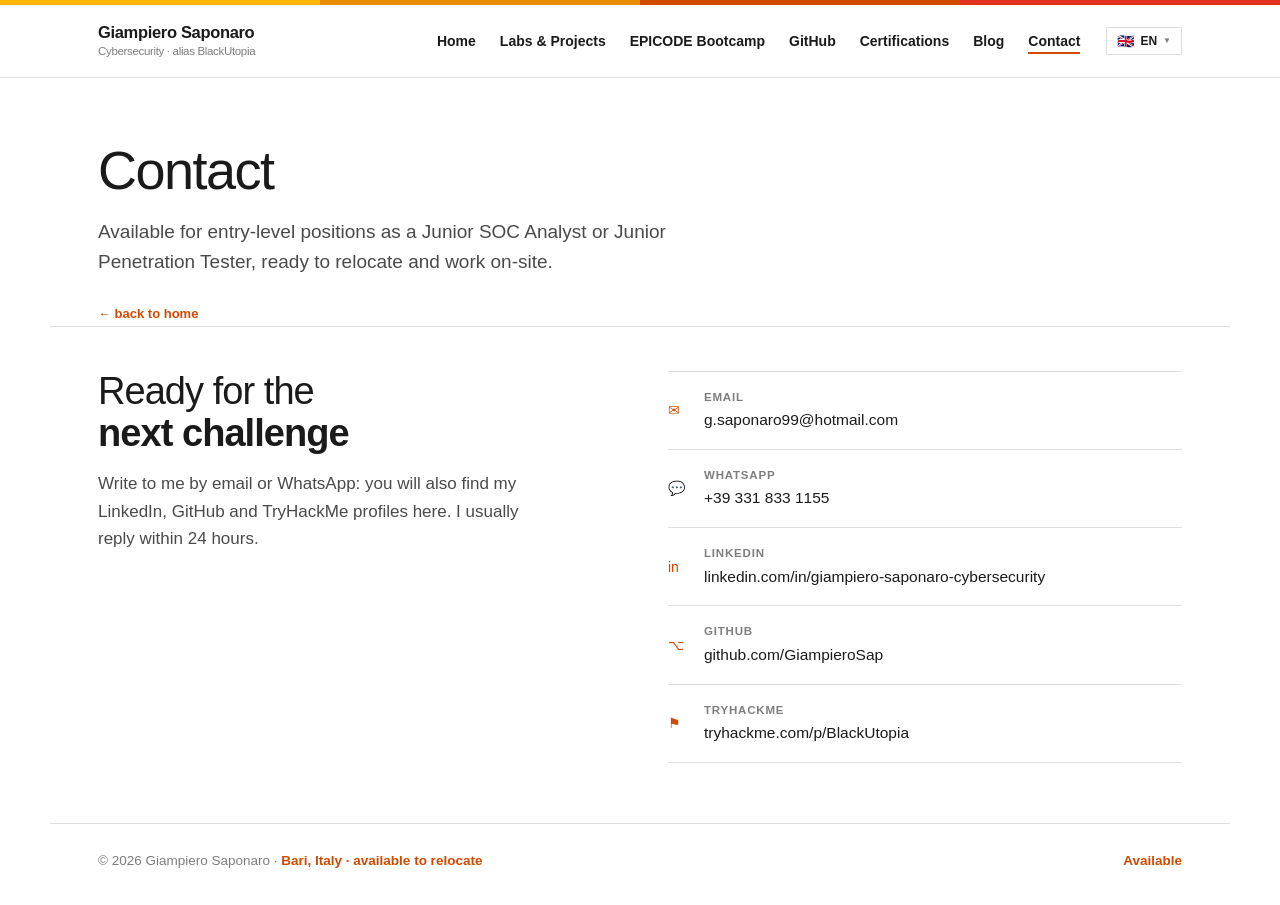
<file: contact/index.html>
<!DOCTYPE html>
<html lang="it">
<head>
<meta charset="UTF-8">
<meta name="viewport" content="width=device-width, initial-scale=1.0">
<title>Contatti &mdash; BlackUtopia</title>
<meta name="description" content="Contatta Giampiero Saponaro: email, WhatsApp, LinkedIn, GitHub e TryHackMe.">
<meta http-equiv="Content-Security-Policy" content="
default-src 'self';
style-src 'self' 'unsafe-inline' https://fonts.googleapis.com;
font-src 'self' https://fonts.gstatic.com;
script-src 'self' 'unsafe-inline';
img-src 'self' data:;
connect-src 'none';
frame-ancestors 'none';
upgrade-insecure-requests;
">
<meta name="referrer" content="no-referrer">
<meta http-equiv="X-Frame-Options" content="DENY">
<meta http-equiv="X-Content-Type-Options" content="nosniff">
<link href="https://fonts.googleapis.com/css2?family=Open+Sans:wght@400;600;700;800&family=Lato:wght@400;700&display=swap" rel="stylesheet">
<link rel="stylesheet" href="../style.css">
</head>
<body data-page-title="contact.title">
<div class="colorbars"><i></i><i></i><i></i><i></i></div>
<nav>
<div class="nav-in">
<a class="nav-logo" href="../">Giampiero Saponaro<span>Cybersecurity &middot; alias BlackUtopia</span></a>
<div class="nav-actions">
<ul class="nav-inline">
<li><a href="../" data-i18n="menu.home">Home</a></li>
<li><a href="../labs/" data-i18n="menu.labs">Lab &amp; Progetti</a></li>
<li><a href="../bootcamp/" data-i18n="menu.bootcamp">Bootcamp EPICODE</a></li>
<li><a href="../github/" data-i18n="menu.github">GitHub</a></li>
<li><a href="../certs/" data-i18n="menu.certs">Certificazioni</a></li>
<li><a href="../blog/" data-i18n="menu.blog">Blog</a></li>
<li class="current"><a href="../contact/" data-i18n="menu.contact">Contatti</a></li>
</ul>
<div class="lang-switch">
<button class="lang-btn" aria-label="Cambia lingua" data-i18n-aria="lang.aria" aria-expanded="false">
<span class="lang-flag">🇮🇹</span><span class="lang-code">IT</span><span class="lang-caret">▼</span>
</button>
<ul class="lang-menu">
<li><button data-lang="it"><span class="lang-flag">🇮🇹</span>Italiano</button></li>
<li><button data-lang="en"><span class="lang-flag">🇬🇧</span>English</button></li>
<li><button data-lang="es"><span class="lang-flag">🇪🇸</span>Español</button></li>
<li><button data-lang="fr"><span class="lang-flag">🇫🇷</span>Français</button></li>
</ul>
</div>
<button class="menu-toggle" aria-label="Apri il menu" data-i18n-aria="menu.open_aria" aria-expanded="false">
<span></span><span></span><span></span>
</button>
</div>
</div>
</nav>
<div class="menu-overlay">
<div class="menu-inner">
<div class="menu-top">
<div class="menu-label" data-i18n="menu.label">// navigazione</div>
<button class="menu-close">
<span class="menu-close-x">&times;</span><span data-i18n="menu.close">chiudi</span>
</button>
</div>
<ul class="menu-list">
<li><a href="../"><span class="menu-text" data-i18n="menu.home">Home</span><span class="menu-arrow">&rarr;</span></a></li>
<li><a href="../labs/"><span class="menu-text" data-i18n="menu.labs">Lab &amp; Progetti</span><span class="menu-arrow">&rarr;</span></a></li>
<li><a href="../bootcamp/"><span class="menu-text" data-i18n="menu.bootcamp">Bootcamp EPICODE</span><span class="menu-arrow">&rarr;</span></a></li>
<li><a href="../github/"><span class="menu-text" data-i18n="menu.github">GitHub</span><span class="menu-arrow">&rarr;</span></a></li>
<li><a href="../certs/"><span class="menu-text" data-i18n="menu.certs">Certificazioni</span><span class="menu-arrow">&rarr;</span></a></li>
<li><a href="../blog/"><span class="menu-text" data-i18n="menu.blog">Blog</span><span class="menu-arrow">&rarr;</span></a></li>
<li class="current"><a href="../contact/"><span class="menu-text" data-i18n="menu.contact">Contatti</span><span class="menu-arrow">&rarr;</span></a></li>
</ul>
<div class="menu-footer">
<a href="https://www.linkedin.com/in/giampiero-saponaro-cybersecurity" target="_blank" rel="noopener noreferrer">LinkedIn</a>
<a href="https://github.com/GiampieroSap" target="_blank" rel="noopener noreferrer">GitHub</a>
<a href="https://tryhackme.com/p/BlackUtopia" target="_blank" rel="noopener noreferrer">TryHackMe</a>
<a href="../contact/" data-i18n="menu.write">Scrivimi</a>
</div>
</div>
</div>
<header class="page-head">
<h1 class="page-title" data-i18n="contact.title">Contatti</h1>
<p class="page-lead" data-i18n="contact.lead">Disponibile per posizioni entry-level come Junior SOC Analyst o Junior Penetration Tester, con disponibilit&agrave; al trasferimento e al lavoro in presenza.</p>
<a class="back-home" href="../" data-i18n="nav.back">&larr; torna alla home</a>
</header>
<section id="contact" class="page-section">
<div>
<div class="contact-cta reveal" data-i18n="contact.cta">Pronto per la<br><span>prossima sfida</span></div>
<p class="contact-sub reveal" data-i18n="contact.sub">Scrivimi via email o WhatsApp: trovi anche i miei profili LinkedIn, GitHub e TryHackMe qui accanto. Rispondo di norma entro 24 ore.</p>
</div>
<div class="contact-links">
<a class="contact-link reveal" id="email-link" href="#" style="--link-color: var(--green)">
<span class="contact-link-icon">&#9993;</span>
<div>
<span class="contact-link-label">Email</span>
<span class="contact-link-val" id="email-val" data-i18n="contact.loading">[caricamento...]</span>
</div>
</a>
<a class="contact-link reveal" href="https://wa.me/393318331155?text=Gentilissimo%20Sig.%20BlackUtopia%2C%0A%0ACon%20il%20permesso%20di%20presentarmi%20con%20la%20dovuta%20grazia%2C%20mi%20rivolgo%20a%20Voi%20nella%20speranza%20che%20questa%20missiva%20giunga%20gradita.%0A%0A%E2%80%94%20Chi%20scrive%3A%0ANome%20e%20Cognome%3A%20%5Bil%20vostro%20nome%5D%0AAzienda%20o%20Ente%3A%20%5Bqualora%20vi%20rappresentiate%20sotto%20un%20blasone%5D%0A%0A%E2%80%94%20Il%20motivo%20di%20questa%20missiva%3A%0A%5BEsponete%20pure%20con%20libert%C3%A0%20la%20ragione%20che%20vi%20ha%20condotti%20fin%20qui%5D%0A%0A%E2%80%94%20Come%20raggiungervi%3A%0ANumero%20di%20telefono%3A%20%5Bse%20desiderate%20essere%20contattati%20con%20la%20voce%5D%0AIndirizzo%20PEC%3A%20%5Bper%20le%20comunicazioni%20di%20natura%20pi%C3%B9%20formale%2C%20qualora%20ne%20foste%20in%20possesso%5D%0A%0AVostro%2FVostra%20devotamente%2C%0AMessere%2FMadame%20%5Bil%20vostro%20nome%5D" target="_blank" rel="noopener noreferrer" style="--link-color: #25d366">
<span class="contact-link-icon">💬</span>
<div>
<span class="contact-link-label">WhatsApp</span>
<span class="contact-link-val">+39 331 833 1155</span>
</div>
</a>
<a class="contact-link reveal" href="https://www.linkedin.com/in/giampiero-saponaro-cybersecurity" target="_blank" rel="noopener noreferrer" style="--link-color: #0077b5">
<span class="contact-link-icon">in</span>
<div>
<span class="contact-link-label">LinkedIn</span>
<span class="contact-link-val">linkedin.com/in/giampiero-saponaro-cybersecurity</span>
</div>
</a>
<a class="contact-link reveal" href="https://github.com/GiampieroSap" target="_blank" rel="noopener noreferrer" style="--link-color: #e8f4ff">
<span class="contact-link-icon">&#8997;</span>
<div>
<span class="contact-link-label">GitHub</span>
<span class="contact-link-val">github.com/GiampieroSap</span>
</div>
</a>
<a class="contact-link reveal" href="https://tryhackme.com/p/BlackUtopia" target="_blank" rel="noopener noreferrer" style="--link-color: var(--red)">
<span class="contact-link-icon">&#9873;</span>
<div>
<span class="contact-link-label">TryHackMe</span>
<span class="contact-link-val">tryhackme.com/p/BlackUtopia</span>
</div>
</a>
</div>
</section>
<footer>
<span>&copy; 2026 Giampiero Saponaro &middot; <span data-i18n="footer.loc">Bari, Italia &middot; disponibile al trasferimento</span></span>
<span data-i18n="footer.open">Disponibile</span>
</footer>
<script src="../i18n.js"></script>
<script src="../script.js"></script>
</body>
</html>
</file>
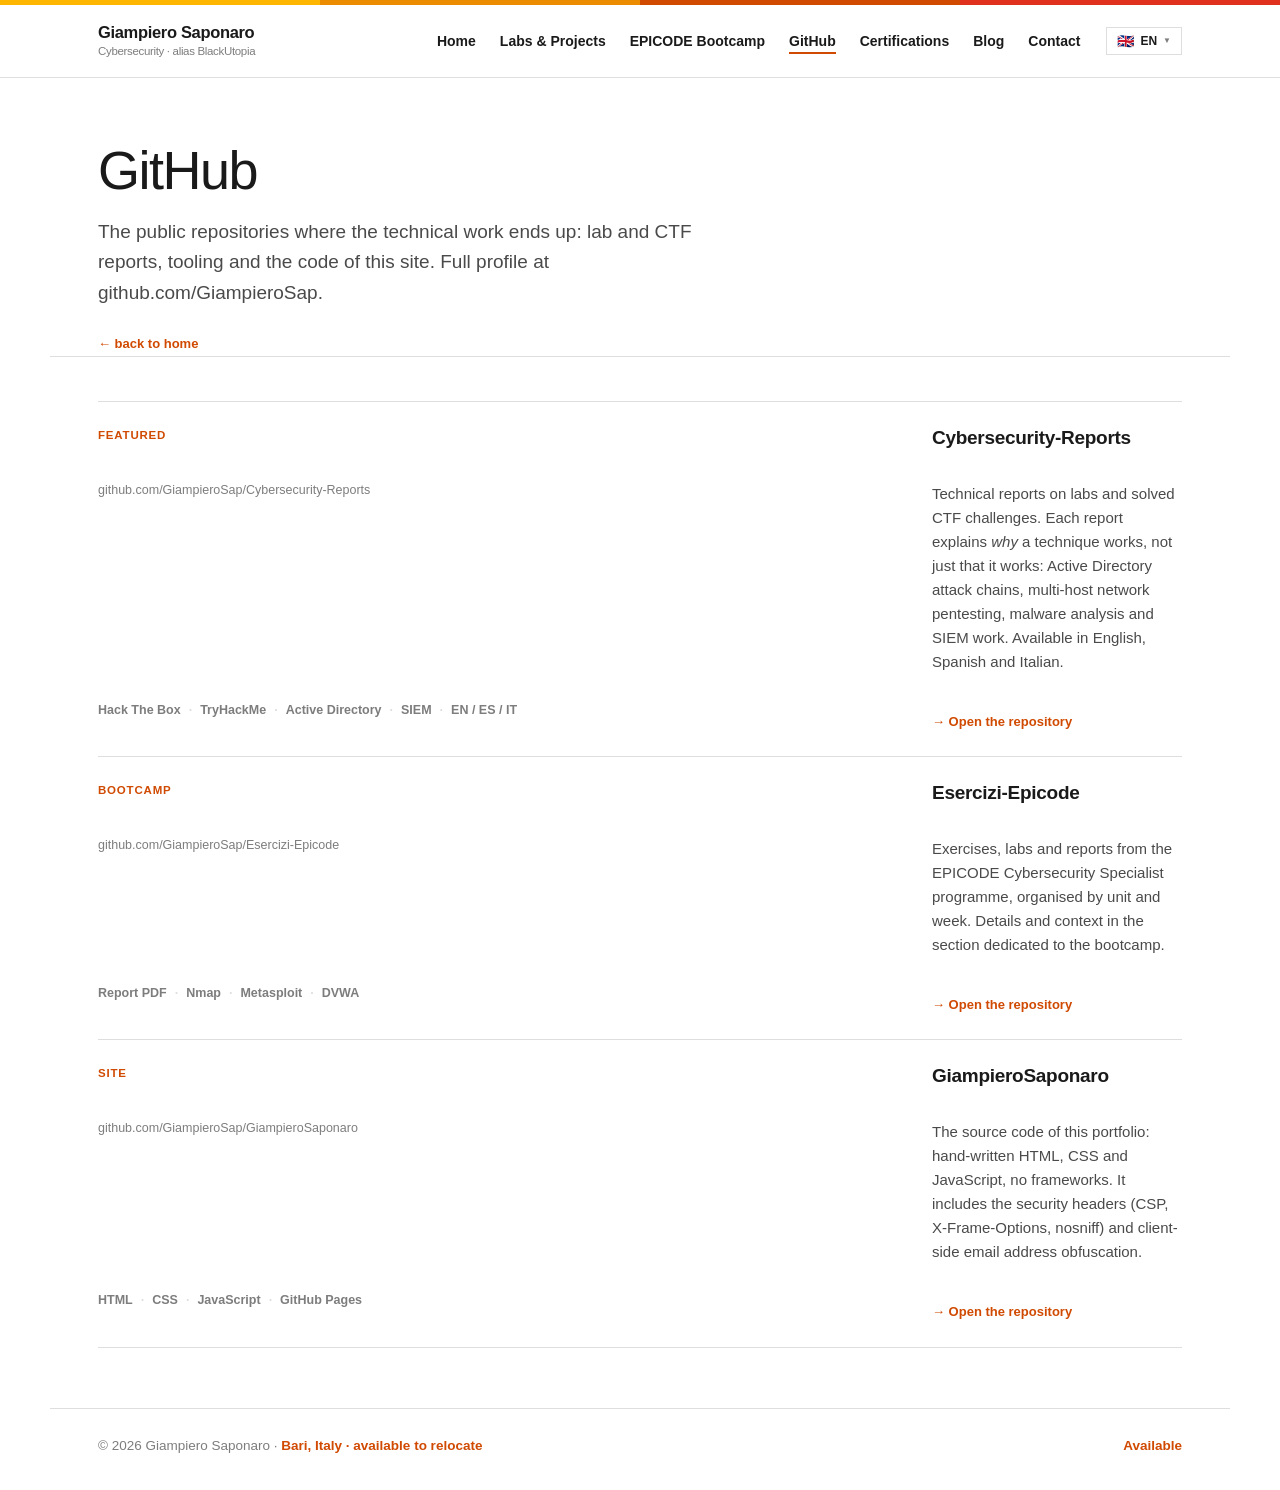
<file: github/index.html>
<!DOCTYPE html>
<html lang="it">
<head>
<meta charset="UTF-8">
<meta name="viewport" content="width=device-width, initial-scale=1.0">
<title>GitHub &mdash; BlackUtopia</title>
<meta name="description" content="Repository pubblici di Giampiero Saponaro: report di cybersecurity, lab e progetti di codice.">
<meta http-equiv="Content-Security-Policy" content="
default-src 'self';
style-src 'self' 'unsafe-inline' https://fonts.googleapis.com;
font-src 'self' https://fonts.gstatic.com;
script-src 'self' 'unsafe-inline';
img-src 'self' data:;
connect-src 'none';
frame-ancestors 'none';
upgrade-insecure-requests;
">
<meta name="referrer" content="no-referrer">
<meta http-equiv="X-Frame-Options" content="DENY">
<meta http-equiv="X-Content-Type-Options" content="nosniff">
<link href="https://fonts.googleapis.com/css2?family=Open+Sans:wght@400;600;700;800&family=Lato:wght@400;700&display=swap" rel="stylesheet">
<link rel="stylesheet" href="../style.css">
</head>
<body data-page-title="gh.title">
<div class="colorbars"><i></i><i></i><i></i><i></i></div>
<nav>
<div class="nav-in">
<a class="nav-logo" href="../">Giampiero Saponaro<span>Cybersecurity &middot; alias BlackUtopia</span></a>
<div class="nav-actions">
<ul class="nav-inline">
<li><a href="../" data-i18n="menu.home">Home</a></li>
<li><a href="../labs/" data-i18n="menu.labs">Lab &amp; Progetti</a></li>
<li><a href="../bootcamp/" data-i18n="menu.bootcamp">Bootcamp EPICODE</a></li>
<li class="current"><a href="../github/" data-i18n="menu.github">GitHub</a></li>
<li><a href="../certs/" data-i18n="menu.certs">Certificazioni</a></li>
<li><a href="../blog/" data-i18n="menu.blog">Blog</a></li>
<li><a href="../contact/" data-i18n="menu.contact">Contatti</a></li>
</ul>
<div class="lang-switch">
<button class="lang-btn" aria-label="Cambia lingua" data-i18n-aria="lang.aria" aria-expanded="false">
<span class="lang-flag">🇮🇹</span><span class="lang-code">IT</span><span class="lang-caret">▼</span>
</button>
<ul class="lang-menu">
<li><button data-lang="it"><span class="lang-flag">🇮🇹</span>Italiano</button></li>
<li><button data-lang="en"><span class="lang-flag">🇬🇧</span>English</button></li>
<li><button data-lang="es"><span class="lang-flag">🇪🇸</span>Español</button></li>
<li><button data-lang="fr"><span class="lang-flag">🇫🇷</span>Français</button></li>
</ul>
</div>
<button class="menu-toggle" aria-label="Apri il menu" data-i18n-aria="menu.open_aria" aria-expanded="false">
<span></span><span></span><span></span>
</button>
</div>
</div>
</nav>
<div class="menu-overlay">
<div class="menu-inner">
<div class="menu-top">
<div class="menu-label" data-i18n="menu.label">// navigazione</div>
<button class="menu-close">
<span class="menu-close-x">&times;</span><span data-i18n="menu.close">chiudi</span>
</button>
</div>
<ul class="menu-list">
<li><a href="../"><span class="menu-text" data-i18n="menu.home">Home</span><span class="menu-arrow">&rarr;</span></a></li>
<li><a href="../labs/"><span class="menu-text" data-i18n="menu.labs">Lab &amp; Progetti</span><span class="menu-arrow">&rarr;</span></a></li>
<li><a href="../bootcamp/"><span class="menu-text" data-i18n="menu.bootcamp">Bootcamp EPICODE</span><span class="menu-arrow">&rarr;</span></a></li>
<li class="current"><a href="../github/"><span class="menu-text" data-i18n="menu.github">GitHub</span><span class="menu-arrow">&rarr;</span></a></li>
<li><a href="../certs/"><span class="menu-text" data-i18n="menu.certs">Certificazioni</span><span class="menu-arrow">&rarr;</span></a></li>
<li><a href="../blog/"><span class="menu-text" data-i18n="menu.blog">Blog</span><span class="menu-arrow">&rarr;</span></a></li>
<li><a href="../contact/"><span class="menu-text" data-i18n="menu.contact">Contatti</span><span class="menu-arrow">&rarr;</span></a></li>
</ul>
<div class="menu-footer">
<a href="https://www.linkedin.com/in/giampiero-saponaro-cybersecurity" target="_blank" rel="noopener noreferrer">LinkedIn</a>
<a href="https://github.com/GiampieroSap" target="_blank" rel="noopener noreferrer">GitHub</a>
<a href="https://tryhackme.com/p/BlackUtopia" target="_blank" rel="noopener noreferrer">TryHackMe</a>
<a href="../contact/" data-i18n="menu.write">Scrivimi</a>
</div>
</div>
</div>
<header class="page-head">
<h1 class="page-title" data-i18n="gh.title">GitHub</h1>
<p class="page-lead" data-i18n="gh.lead">I repository pubblici dove finisce il lavoro tecnico: report di lab e CTF, tooling e il codice di questo sito. Profilo completo su github.com/GiampieroSap.</p>
<a class="back-home" href="../" data-i18n="nav.back">&larr; torna alla home</a>
</header>
<section id="labs" class="page-section">
<div class="repo-grid">
<a class="repo-card featured reveal" href="https://github.com/GiampieroSap/Cybersecurity-Reports" target="_blank" rel="noopener noreferrer" style="--repo-accent: var(--green)">
<span class="repo-flag" data-i18n="repo.flag.featured">In evidenza</span>
<div class="repo-name">Cybersecurity-Reports</div>
<div class="repo-path">github.com/GiampieroSap/Cybersecurity-Reports</div>
<p class="repo-desc" data-i18n="repo.reports.desc">Report tecnici sui lab e sulle challenge CTF risolte. Ogni report spiega <em>perché</em> una tecnica funziona, non solo che funziona: catene di attacco ad Active Directory, pentesting su reti multi-host, analisi malware e attività SIEM. Disponibili in inglese, spagnolo e italiano.</p>
<div class="repo-meta">
<span class="repo-tag">Hack The Box</span>
<span class="repo-tag">TryHackMe</span>
<span class="repo-tag">Active Directory</span>
<span class="repo-tag">SIEM</span>
<span class="repo-tag">EN / ES / IT</span>
</div>
<div class="repo-open" data-i18n="repo.open">&rarr; Apri il repository</div>
</a>

<a class="repo-card reveal" href="https://github.com/GiampieroSap/Esercizi-Epicode" target="_blank" rel="noopener noreferrer" style="--repo-accent: var(--cyan)">
<span class="repo-flag" data-i18n="repo.flag.bootcamp">Bootcamp</span>
<div class="repo-name">Esercizi-Epicode</div>
<div class="repo-path">github.com/GiampieroSap/Esercizi-Epicode</div>
<p class="repo-desc" data-i18n="repo.epicode.desc.gh">Esercizi, lab e report del percorso Cybersecurity Specialist di EPICODE, organizzati per unità e settimana. Dettagli e contesto nella sezione dedicata al bootcamp.</p>
<div class="repo-meta">
<span class="repo-tag">Report PDF</span>
<span class="repo-tag">Nmap</span>
<span class="repo-tag">Metasploit</span>
<span class="repo-tag">DVWA</span>
</div>
<div class="repo-open" data-i18n="repo.open">&rarr; Apri il repository</div>
</a>

<a class="repo-card reveal" href="https://github.com/GiampieroSap/GiampieroSaponaro" target="_blank" rel="noopener noreferrer" style="--repo-accent: #a855f7">
<span class="repo-flag" data-i18n="repo.flag.site">Sito</span>
<div class="repo-name">GiampieroSaponaro</div>
<div class="repo-path">github.com/GiampieroSap/GiampieroSaponaro</div>
<p class="repo-desc" data-i18n="repo.site.desc">Il codice sorgente di questo portfolio: HTML, CSS e JavaScript scritti a mano, senza framework. Include gli header di sicurezza (CSP, X-Frame-Options, nosniff) e l'offuscamento dell'indirizzo email lato client.</p>
<div class="repo-meta">
<span class="repo-tag">HTML</span>
<span class="repo-tag">CSS</span>
<span class="repo-tag">JavaScript</span>
<span class="repo-tag">GitHub Pages</span>
</div>
<div class="repo-open" data-i18n="repo.open">&rarr; Apri il repository</div>
</a>
</div>
</section>
<footer>
<span>&copy; 2026 Giampiero Saponaro &middot; <span data-i18n="footer.loc">Bari, Italia &middot; disponibile al trasferimento</span></span>
<span data-i18n="footer.open">Disponibile</span>
</footer>
<script src="../i18n.js"></script>
<script src="../script.js"></script>
</body>
</html>
</file>
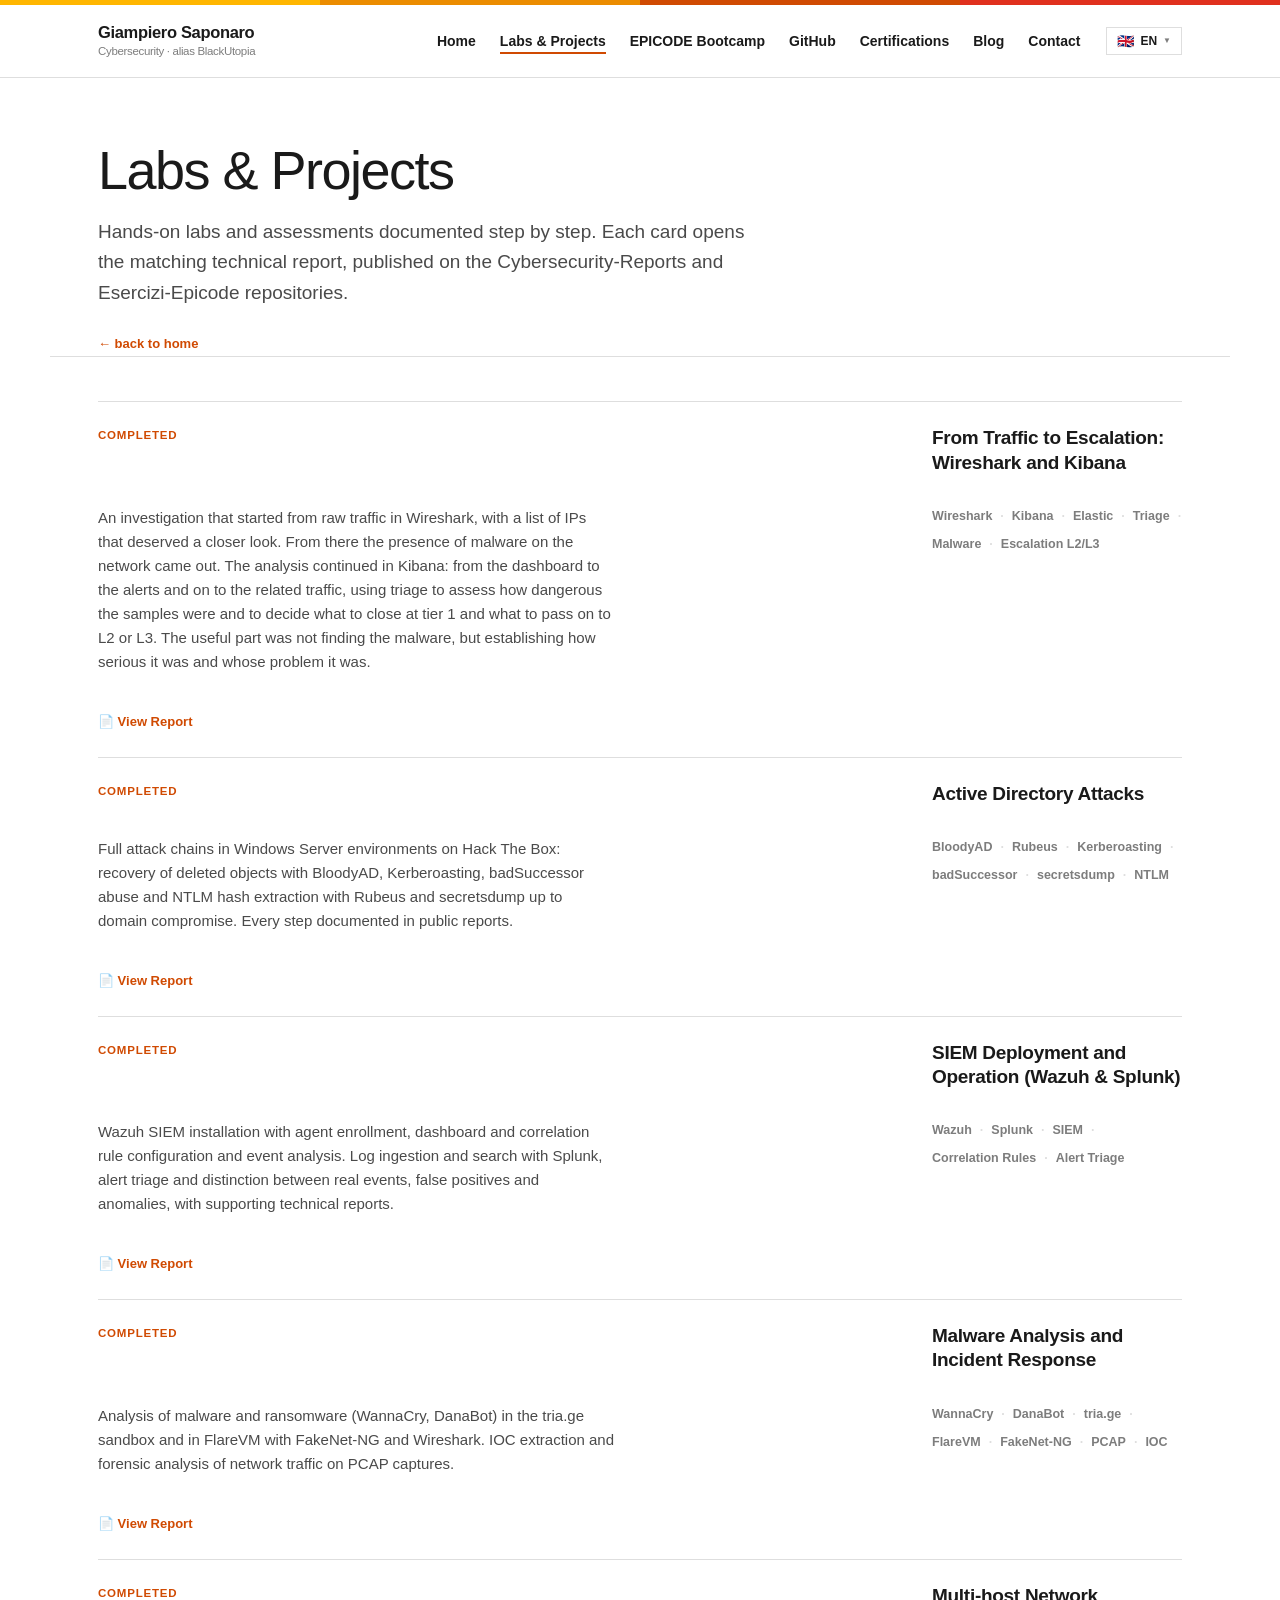
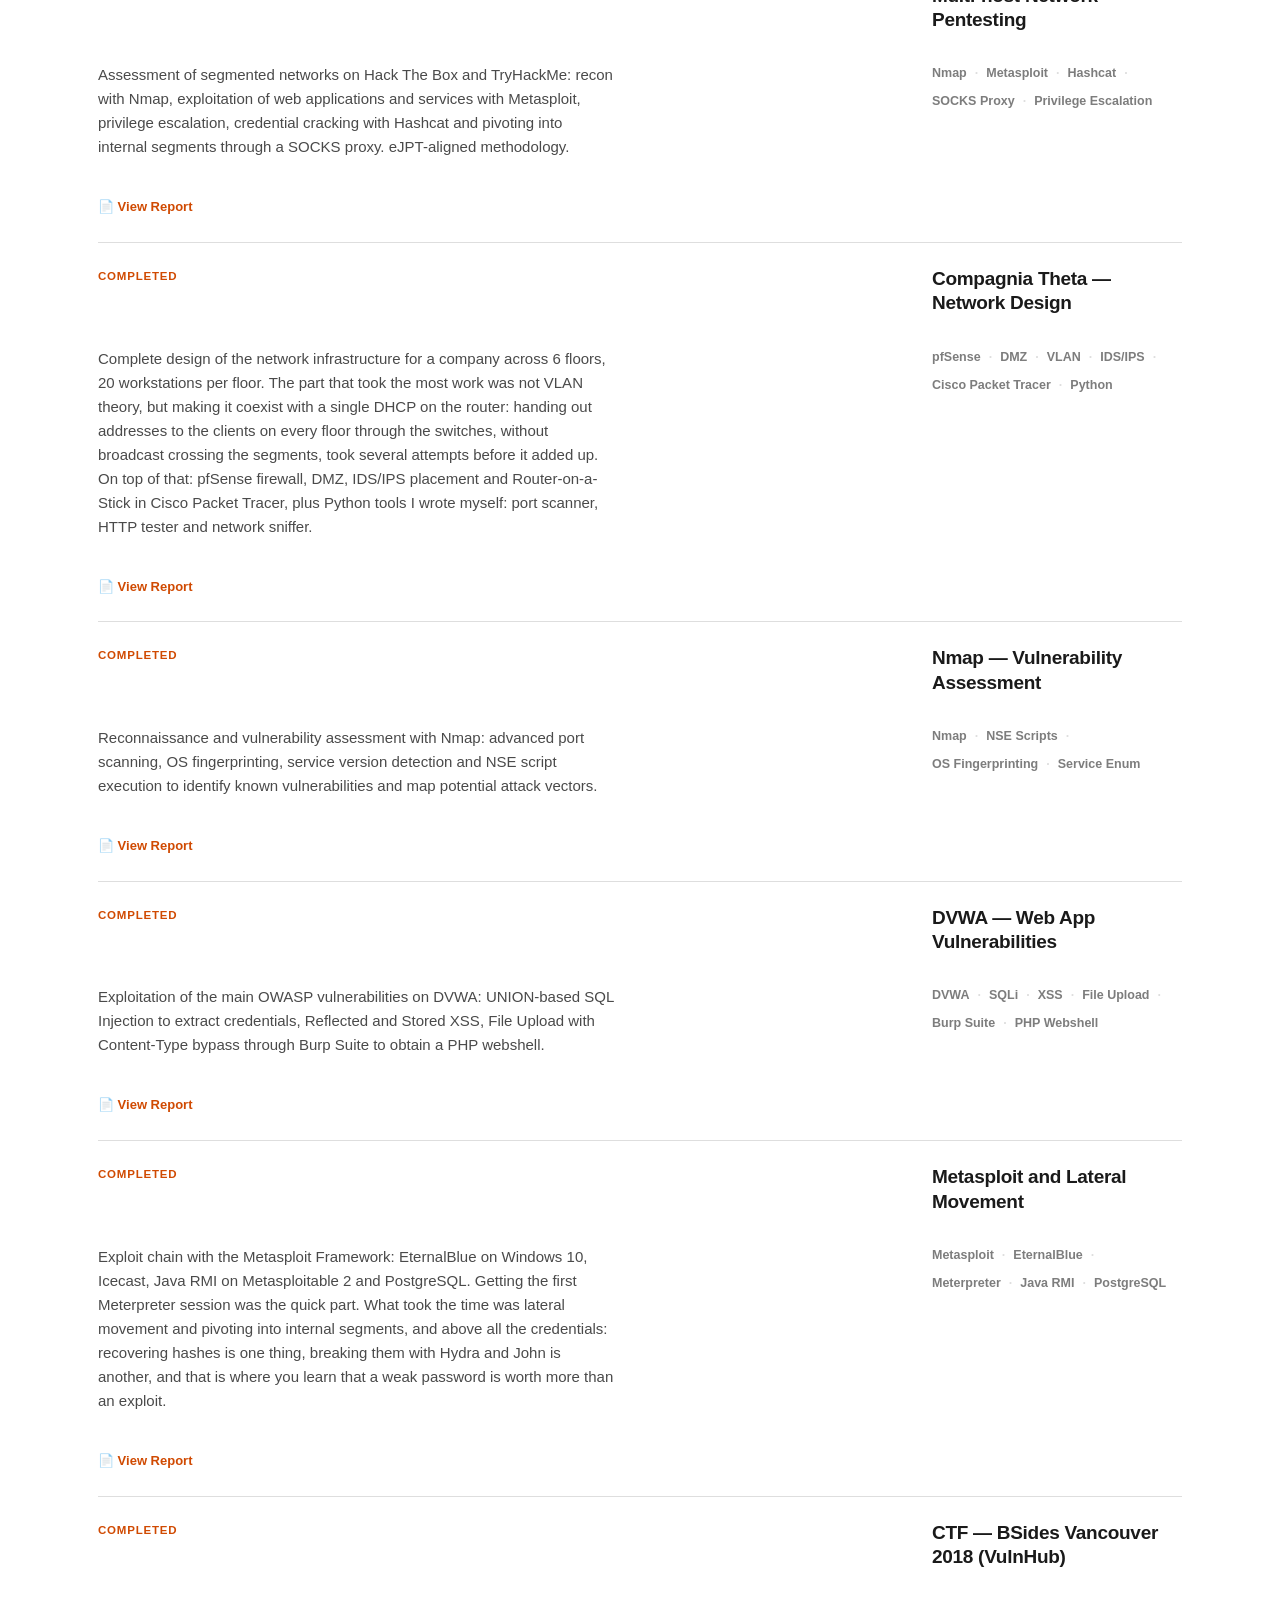
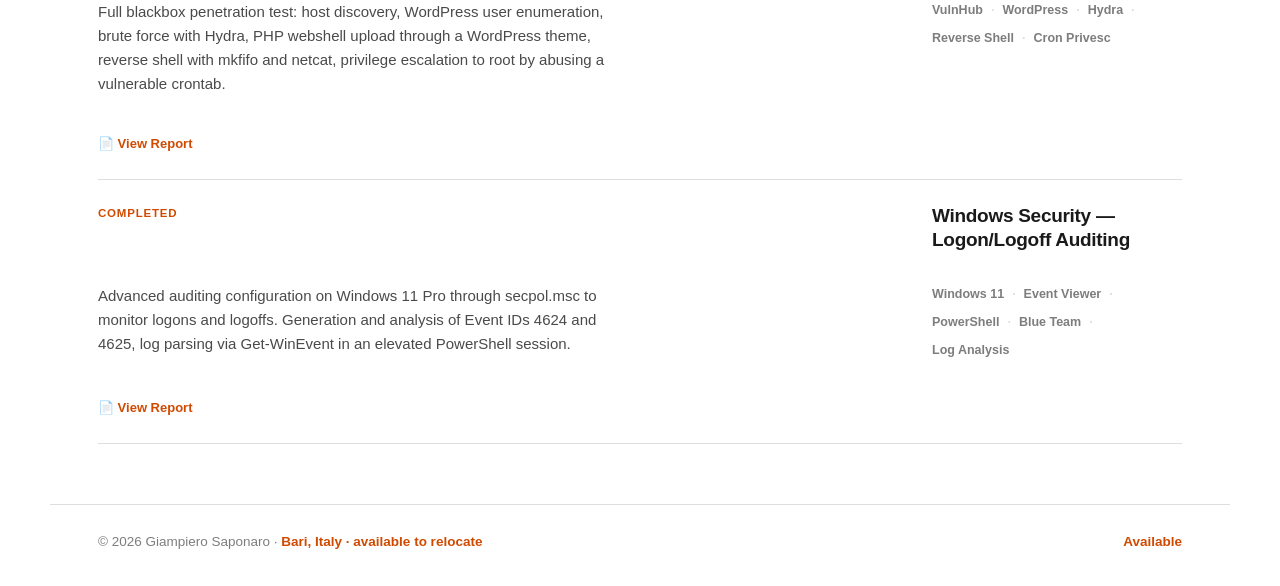
<file: labs/index.html>
<!DOCTYPE html>
<html lang="it">
<head>
<meta charset="UTF-8">
<meta name="viewport" content="width=device-width, initial-scale=1.0">
<title>Lab &amp; Progetti &mdash; BlackUtopia</title>
<meta name="description" content="Laboratori e progetti di cybersecurity di Giampiero Saponaro: SIEM, Active Directory, malware analysis e pentesting.">
<meta http-equiv="Content-Security-Policy" content="
default-src 'self';
style-src 'self' 'unsafe-inline' https://fonts.googleapis.com;
font-src 'self' https://fonts.gstatic.com;
script-src 'self' 'unsafe-inline';
img-src 'self' data:;
connect-src 'none';
frame-ancestors 'none';
upgrade-insecure-requests;
">
<meta name="referrer" content="no-referrer">
<meta http-equiv="X-Frame-Options" content="DENY">
<meta http-equiv="X-Content-Type-Options" content="nosniff">
<link href="https://fonts.googleapis.com/css2?family=Open+Sans:wght@400;600;700;800&family=Lato:wght@400;700&display=swap" rel="stylesheet">
<link rel="stylesheet" href="../style.css">
</head>
<body data-page-title="labs.title">
<div class="colorbars"><i></i><i></i><i></i><i></i></div>
<nav>
<div class="nav-in">
<a class="nav-logo" href="../">Giampiero Saponaro<span>Cybersecurity &middot; alias BlackUtopia</span></a>
<div class="nav-actions">
<ul class="nav-inline">
<li><a href="../" data-i18n="menu.home">Home</a></li>
<li class="current"><a href="../labs/" data-i18n="menu.labs">Lab &amp; Progetti</a></li>
<li><a href="../bootcamp/" data-i18n="menu.bootcamp">Bootcamp EPICODE</a></li>
<li><a href="../github/" data-i18n="menu.github">GitHub</a></li>
<li><a href="../certs/" data-i18n="menu.certs">Certificazioni</a></li>
<li><a href="../blog/" data-i18n="menu.blog">Blog</a></li>
<li><a href="../contact/" data-i18n="menu.contact">Contatti</a></li>
</ul>
<div class="lang-switch">
<button class="lang-btn" aria-label="Cambia lingua" data-i18n-aria="lang.aria" aria-expanded="false">
<span class="lang-flag">🇮🇹</span><span class="lang-code">IT</span><span class="lang-caret">▼</span>
</button>
<ul class="lang-menu">
<li><button data-lang="it"><span class="lang-flag">🇮🇹</span>Italiano</button></li>
<li><button data-lang="en"><span class="lang-flag">🇬🇧</span>English</button></li>
<li><button data-lang="es"><span class="lang-flag">🇪🇸</span>Español</button></li>
<li><button data-lang="fr"><span class="lang-flag">🇫🇷</span>Français</button></li>
</ul>
</div>
<button class="menu-toggle" aria-label="Apri il menu" data-i18n-aria="menu.open_aria" aria-expanded="false">
<span></span><span></span><span></span>
</button>
</div>
</div>
</nav>
<div class="menu-overlay">
<div class="menu-inner">
<div class="menu-top">
<div class="menu-label" data-i18n="menu.label">// navigazione</div>
<button class="menu-close">
<span class="menu-close-x">&times;</span><span data-i18n="menu.close">chiudi</span>
</button>
</div>
<ul class="menu-list">
<li><a href="../"><span class="menu-text" data-i18n="menu.home">Home</span><span class="menu-arrow">&rarr;</span></a></li>
<li class="current"><a href="../labs/"><span class="menu-text" data-i18n="menu.labs">Lab &amp; Progetti</span><span class="menu-arrow">&rarr;</span></a></li>
<li><a href="../bootcamp/"><span class="menu-text" data-i18n="menu.bootcamp">Bootcamp EPICODE</span><span class="menu-arrow">&rarr;</span></a></li>
<li><a href="../github/"><span class="menu-text" data-i18n="menu.github">GitHub</span><span class="menu-arrow">&rarr;</span></a></li>
<li><a href="../certs/"><span class="menu-text" data-i18n="menu.certs">Certificazioni</span><span class="menu-arrow">&rarr;</span></a></li>
<li><a href="../blog/"><span class="menu-text" data-i18n="menu.blog">Blog</span><span class="menu-arrow">&rarr;</span></a></li>
<li><a href="../contact/"><span class="menu-text" data-i18n="menu.contact">Contatti</span><span class="menu-arrow">&rarr;</span></a></li>
</ul>
<div class="menu-footer">
<a href="https://www.linkedin.com/in/giampiero-saponaro-cybersecurity" target="_blank" rel="noopener noreferrer">LinkedIn</a>
<a href="https://github.com/GiampieroSap" target="_blank" rel="noopener noreferrer">GitHub</a>
<a href="https://tryhackme.com/p/BlackUtopia" target="_blank" rel="noopener noreferrer">TryHackMe</a>
<a href="../contact/" data-i18n="menu.write">Scrivimi</a>
</div>
</div>
</div>
<header class="page-head">
<h1 class="page-title" data-i18n="labs.title">Lab &amp; Progetti</h1>
<p class="page-lead" data-i18n="labs.lead">Laboratori pratici e assessment documentati passo per passo. Ogni card apre il report tecnico corrispondente, pubblicato sui repository Cybersecurity-Reports ed Esercizi-Epicode.</p>
<a class="back-home" href="../" data-i18n="nav.back">&larr; torna alla home</a>
</header>
<section id="labs" class="page-section">
<div class="labs-grid">
<div class="lab-card reveal" data-num="01" onclick="window.open('https://github.com/GiampieroSap/Cybersecurity-Reports','_blank')" style="cursor:pointer;">
<span class="lab-status done" data-i18n="labs.status">Completato</span>
<div class="lab-title" data-i18n="lab11.title">Dal traffico all'escalation: Wireshark e Kibana</div>
<p class="lab-desc" data-i18n="lab11.desc">Indagine partita dal traffico grezzo su Wireshark, con una lista di IP che meritavano un controllo pi&ugrave; approfondito. Da l&igrave; &egrave; emerso il passaggio di malware sulla rete. L'analisi &egrave; proseguita su Kibana: dalla dashboard agli alert fino al traffico correlato, usando il triage per valutare la pericolosit&agrave; dei campioni e decidere cosa chiudere a livello 1 e cosa passare a L2 o L3. La parte utile non &egrave; stata trovare il malware, ma stabilire quanto fosse grave e di chi fosse il problema.</p>
<div class="lab-tech">
<span class="lab-tag">Wireshark</span>
<span class="lab-tag">Kibana</span>
<span class="lab-tag">Elastic</span>
<span class="lab-tag">Triage</span>
<span class="lab-tag">Malware</span>
<span class="lab-tag">Escalation L2/L3</span>
</div>
<div class="lab-pdf-hint" data-i18n="labs.report">📄 Visualizza Report</div>
</div>

<div class="lab-card reveal" data-num="02" onclick="window.open('https://github.com/GiampieroSap/Cybersecurity-Reports','_blank')" style="cursor:pointer;">
<span class="lab-status done" data-i18n="labs.status">Completato</span>
<div class="lab-title" data-i18n="lab1.title">Attacchi ad Active Directory</div>
<p class="lab-desc" data-i18n="lab1.desc">Catene di attacco complete in ambienti Windows Server su Hack The Box: recupero di oggetti eliminati con BloodyAD, Kerberoasting, abuso di badSuccessor ed estrazione di hash NTLM con Rubeus e secretsdump fino alla compromissione del dominio. Ogni passaggio documentato in report pubblici.</p>
<div class="lab-tech">
<span class="lab-tag">BloodyAD</span>
<span class="lab-tag">Rubeus</span>
<span class="lab-tag">Kerberoasting</span>
<span class="lab-tag">badSuccessor</span>
<span class="lab-tag">secretsdump</span>
<span class="lab-tag">NTLM</span>
</div>
<div class="lab-pdf-hint" data-i18n="labs.report">📄 Visualizza Report</div>
</div>

<div class="lab-card reveal" data-num="03" onclick="window.open('https://github.com/GiampieroSap/Cybersecurity-Reports','_blank')" style="cursor:pointer;">
<span class="lab-status done" data-i18n="labs.status">Completato</span>
<div class="lab-title" data-i18n="lab2.title">Deployment e uso di SIEM (Wazuh &amp; Splunk)</div>
<p class="lab-desc" data-i18n="lab2.desc">Installazione di Wazuh SIEM con enrollment degli agenti, configurazione di dashboard e regole di correlazione e analisi degli eventi. Ingestione e ricerca di log con Splunk, triage delle alert e distinzione tra eventi reali, falsi positivi e anomalie, con report tecnici a corredo.</p>
<div class="lab-tech">
<span class="lab-tag">Wazuh</span>
<span class="lab-tag">Splunk</span>
<span class="lab-tag">SIEM</span>
<span class="lab-tag">Correlation Rules</span>
<span class="lab-tag">Alert Triage</span>
</div>
<div class="lab-pdf-hint" data-i18n="labs.report">📄 Visualizza Report</div>
</div>

<div class="lab-card reveal" data-num="04" onclick="window.open('https://github.com/GiampieroSap/Cybersecurity-Reports','_blank')" style="cursor:pointer;">
<span class="lab-status done" data-i18n="labs.status">Completato</span>
<div class="lab-title" data-i18n="lab3.title">Analisi malware e incident response</div>
<p class="lab-desc" data-i18n="lab3.desc">Analisi di malware e ransomware (WannaCry, DanaBot) in sandbox tria.ge e in FlareVM con FakeNet-NG e Wireshark. Estrazione di IOC e analisi forense del traffico di rete su cattura PCAP.</p>
<div class="lab-tech">
<span class="lab-tag">WannaCry</span>
<span class="lab-tag">DanaBot</span>
<span class="lab-tag">tria.ge</span>
<span class="lab-tag">FlareVM</span>
<span class="lab-tag">FakeNet-NG</span>
<span class="lab-tag">PCAP</span>
<span class="lab-tag">IOC</span>
</div>
<div class="lab-pdf-hint" data-i18n="labs.report">📄 Visualizza Report</div>
</div>

<div class="lab-card reveal" data-num="05" onclick="window.open('https://github.com/GiampieroSap/Cybersecurity-Reports','_blank')" style="cursor:pointer;">
<span class="lab-status done" data-i18n="labs.status">Completato</span>
<div class="lab-title" data-i18n="lab4.title">Pentesting su rete multi-host</div>
<p class="lab-desc" data-i18n="lab4.desc">Assessment di reti segmentate su Hack The Box e TryHackMe: recon con Nmap, exploitation di applicazioni web e servizi con Metasploit, privilege escalation, cracking di credenziali con Hashcat e pivoting verso segmenti interni tramite proxy SOCKS. Metodologia allineata all'eJPT.</p>
<div class="lab-tech">
<span class="lab-tag">Nmap</span>
<span class="lab-tag">Metasploit</span>
<span class="lab-tag">Hashcat</span>
<span class="lab-tag">SOCKS Proxy</span>
<span class="lab-tag">Privilege Escalation</span>
</div>
<div class="lab-pdf-hint" data-i18n="labs.report">📄 Visualizza Report</div>
</div>

<div class="lab-card reveal" data-num="06" onclick="window.open('https://github.com/GiampieroSap/Esercizi-Epicode/blob/main/unit%C3%A0%201%20epicode/BUILD%20WEEK%201/Compagnia_Theta_Report.pdf','_blank')" style="cursor:pointer;">
<span class="lab-status done" data-i18n="labs.status">Completato</span>
<div class="lab-title" data-i18n="lab5.title">Compagnia Theta &mdash; Network Design</div>
<p class="lab-desc" data-i18n="lab5.desc">Progettazione completa dell'infrastruttura di rete per un'azienda su 6 piani, 20 postazioni per piano. La parte che mi ha impegnato di pi&ugrave; non &egrave; stata la teoria delle VLAN, ma farle convivere con un solo DHCP sul router: assegnare gli indirizzi ai client di ogni piano attraverso gli switch, senza che il broadcast attraversasse i segmenti, ha richiesto diversi tentativi prima di quadrare. A questo si aggiungono firewall pfSense, DMZ, posizionamento degli IDS/IPS e Router-on-a-Stick in Cisco Packet Tracer, oltre a tool Python scritti da me: port scanner, HTTP tester e sniffer di rete.</p>
<div class="lab-tech">
<span class="lab-tag">pfSense</span>
<span class="lab-tag">DMZ</span>
<span class="lab-tag">VLAN</span>
<span class="lab-tag">IDS/IPS</span>
<span class="lab-tag">Cisco Packet Tracer</span>
<span class="lab-tag">Python</span>
</div>
<div class="lab-pdf-hint" data-i18n="labs.report">📄 Visualizza Report</div>
</div>

<div class="lab-card reveal" data-num="07" onclick="window.open('https://github.com/GiampieroSap/Esercizi-Epicode/blob/main/unit%C3%A0%202%20epicode/SETTIMANA%205/vulnerability_assessment_nmap_S5_L4_Report.pdf','_blank')" style="cursor:pointer;">
<span class="lab-status done" data-i18n="labs.status">Completato</span>
<div class="lab-title" data-i18n="lab6.title">Nmap &mdash; Vulnerability Assessment</div>
<p class="lab-desc" data-i18n="lab6.desc">Attività di ricognizione e vulnerability assessment con Nmap: port scanning avanzato, OS fingerprinting, version detection sui servizi ed esecuzione di NSE scripts per identificare vulnerabilità note e mappare i potenziali vettori d'attacco.</p>
<div class="lab-tech">
<span class="lab-tag">Nmap</span>
<span class="lab-tag">NSE Scripts</span>
<span class="lab-tag">OS Fingerprinting</span>
<span class="lab-tag">Service Enum</span>
</div>
<div class="lab-pdf-hint" data-i18n="labs.report">📄 Visualizza Report</div>
</div>

<div class="lab-card reveal" data-num="08" onclick="window.open('https://github.com/GiampieroSap/Esercizi-Epicode','_blank')" style="cursor:pointer;">
<span class="lab-status done" data-i18n="labs.status">Completato</span>
<div class="lab-title" data-i18n="lab7.title">DVWA &mdash; Web App Vulnerabilities</div>
<p class="lab-desc" data-i18n="lab7.desc">Sfruttamento delle principali vulnerabilità OWASP su DVWA: SQL Injection UNION-based per l'estrazione di credenziali, XSS Reflected e Stored, File Upload con bypass del Content-Type tramite Burp Suite per ottenere una webshell PHP.</p>
<div class="lab-tech">
<span class="lab-tag">DVWA</span>
<span class="lab-tag">SQLi</span>
<span class="lab-tag">XSS</span>
<span class="lab-tag">File Upload</span>
<span class="lab-tag">Burp Suite</span>
<span class="lab-tag">PHP Webshell</span>
</div>
<div class="lab-pdf-hint" data-i18n="labs.report">📄 Visualizza Report</div>
</div>

<div class="lab-card reveal" data-num="09" onclick="window.open('https://github.com/GiampieroSap/Esercizi-Epicode','_blank')" style="cursor:pointer;">
<span class="lab-status done" data-i18n="labs.status">Completato</span>
<div class="lab-title" data-i18n="lab8.title">Metasploit e movimento laterale</div>
<p class="lab-desc" data-i18n="lab8.desc">Catena di exploit con Metasploit Framework: EternalBlue su Windows 10, Icecast, Java RMI su Metasploitable 2 e PostgreSQL. Ottenere la prima sessione Meterpreter &egrave; stata la parte veloce. Il tempo se lo sono preso il movimento laterale e il pivoting verso i segmenti interni, e soprattutto le credenziali: recuperare gli hash &egrave; un conto, farli cadere con Hydra e John &egrave; un altro, e l&igrave; impari che una password debole vale pi&ugrave; di un exploit.</p>
<div class="lab-tech">
<span class="lab-tag">Metasploit</span>
<span class="lab-tag">EternalBlue</span>
<span class="lab-tag">Meterpreter</span>
<span class="lab-tag">Java RMI</span>
<span class="lab-tag">PostgreSQL</span>
</div>
<div class="lab-pdf-hint" data-i18n="labs.report">📄 Visualizza Report</div>
</div>

<div class="lab-card reveal" data-num="10" onclick="window.open('https://github.com/GiampieroSap/Esercizi-Epicode','_blank')" style="cursor:pointer;">
<span class="lab-status done" data-i18n="labs.status">Completato</span>
<div class="lab-title" data-i18n="lab9.title">CTF &mdash; BSides Vancouver 2018 (VulnHub)</div>
<p class="lab-desc" data-i18n="lab9.desc">Penetration test completo in blackbox: host discovery, enumerazione utenti WordPress, brute force con Hydra, upload di webshell PHP via tema WordPress, reverse shell con mkfifo e netcat, privilege escalation a root sfruttando un crontab vulnerabile.</p>
<div class="lab-tech">
<span class="lab-tag">VulnHub</span>
<span class="lab-tag">WordPress</span>
<span class="lab-tag">Hydra</span>
<span class="lab-tag">Reverse Shell</span>
<span class="lab-tag">Cron Privesc</span>
</div>
<div class="lab-pdf-hint" data-i18n="labs.report">📄 Visualizza Report</div>
</div>

<div class="lab-card reveal" data-num="11" onclick="window.open('https://github.com/GiampieroSap/Esercizi-Epicode','_blank')" style="cursor:pointer;">
<span class="lab-status done" data-i18n="labs.status">Completato</span>
<div class="lab-title" data-i18n="lab10.title">Windows Security &mdash; Audit Login/Logoff</div>
<p class="lab-desc" data-i18n="lab10.desc">Configurazione di auditing avanzato su Windows 11 Pro tramite secpol.msc per il monitoraggio di accessi e disconnessioni. Generazione e analisi degli Event ID 4624 e 4625, parsing dei log via Get-WinEvent in PowerShell elevato.</p>
<div class="lab-tech">
<span class="lab-tag">Windows 11</span>
<span class="lab-tag">Event Viewer</span>
<span class="lab-tag">PowerShell</span>
<span class="lab-tag">Blue Team</span>
<span class="lab-tag">Log Analysis</span>
</div>
<div class="lab-pdf-hint" data-i18n="labs.report">📄 Visualizza Report</div>
</div>
</div>
</section>
<footer>
<span>&copy; 2026 Giampiero Saponaro &middot; <span data-i18n="footer.loc">Bari, Italia &middot; disponibile al trasferimento</span></span>
<span data-i18n="footer.open">Disponibile</span>
</footer>
<script src="../i18n.js"></script>
<script src="../script.js"></script>
</body>
</html>
</file>
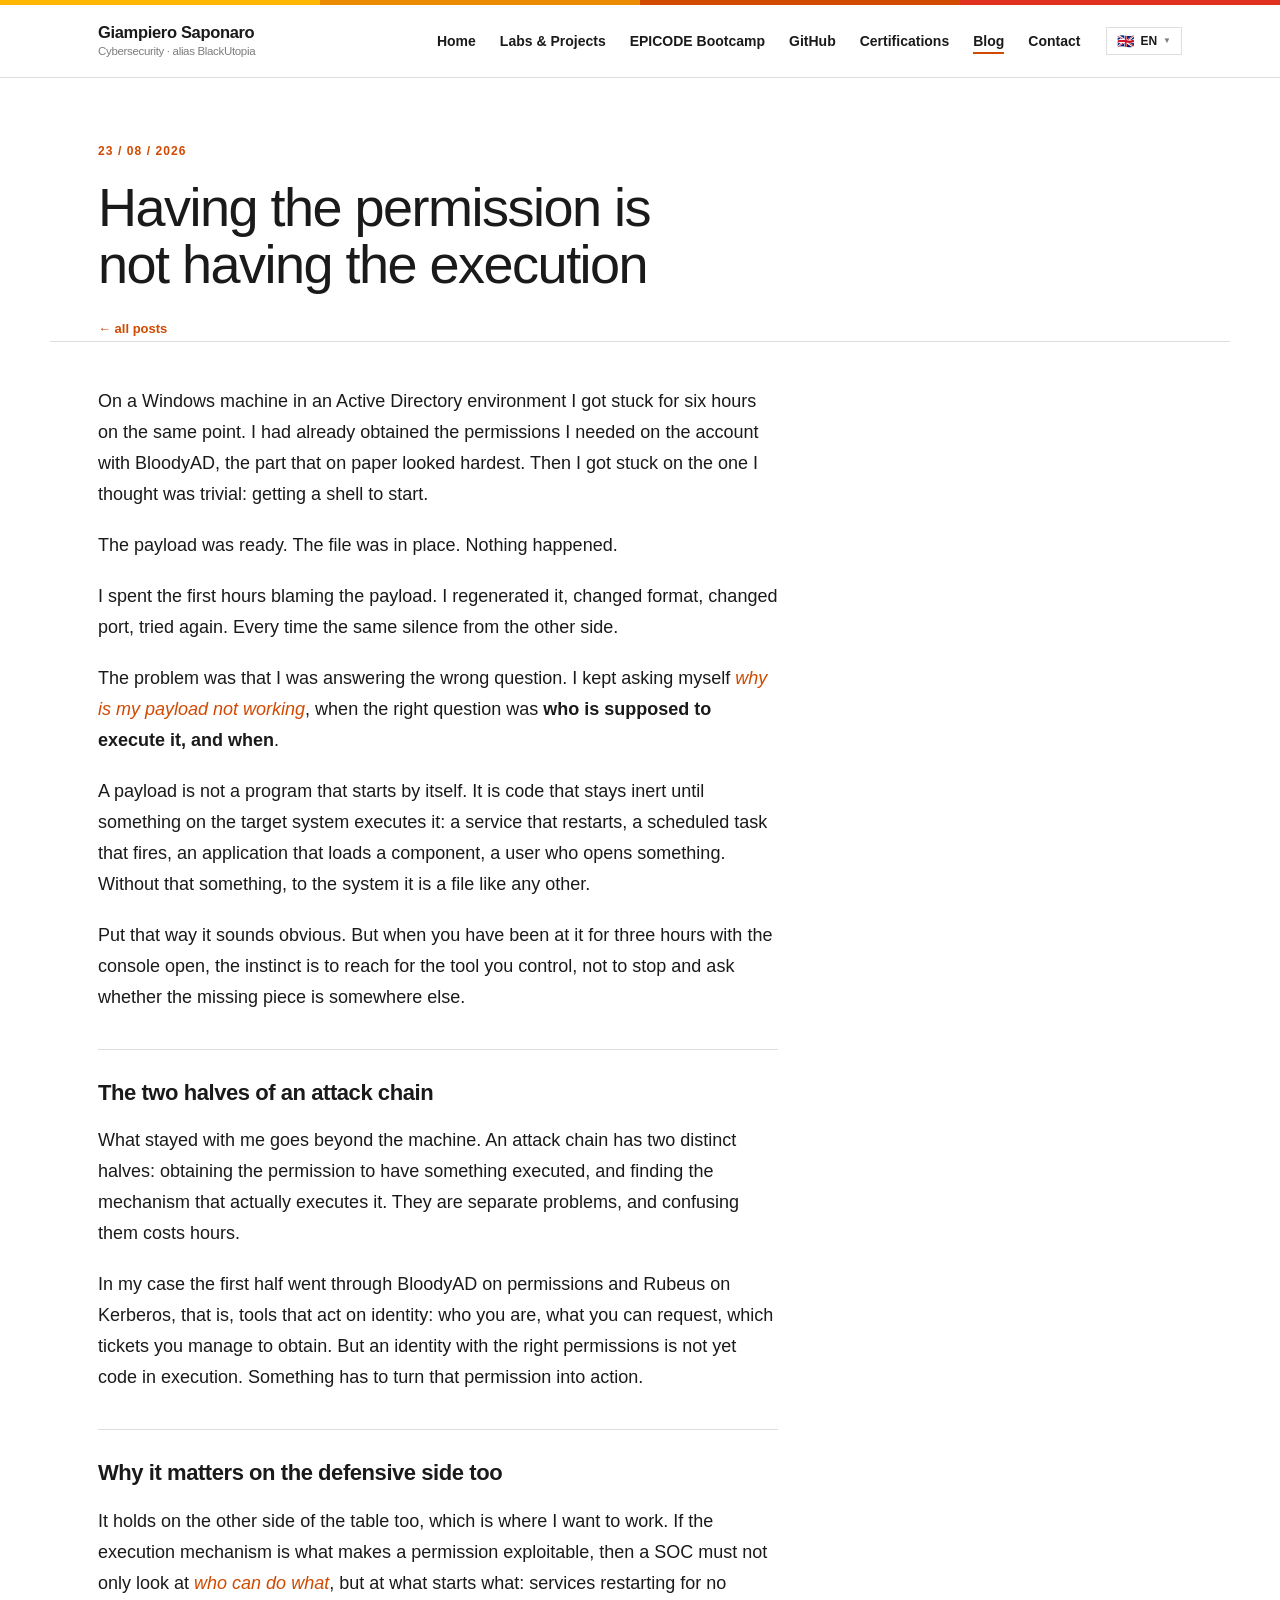
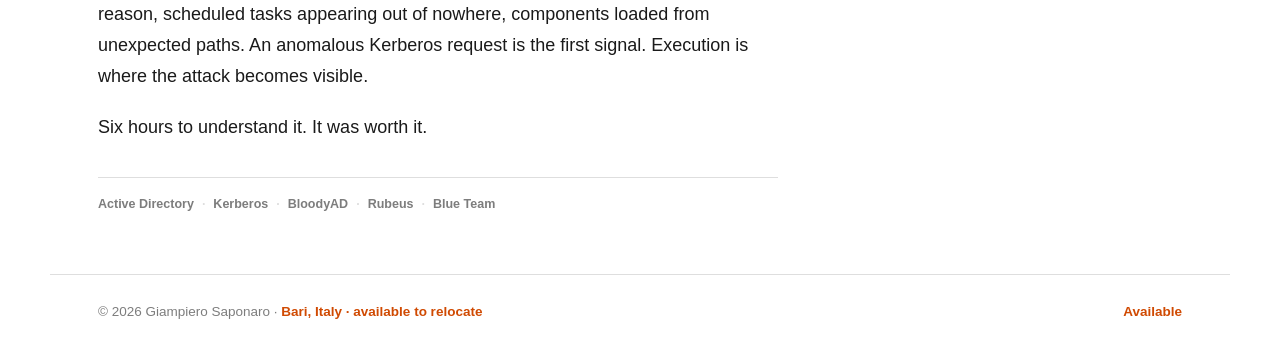
<file: blog/permessi-ed-esecuzione/index.html>
<!DOCTYPE html>
<html lang="it">
<head>
<meta charset="UTF-8">
<meta name="viewport" content="width=device-width, initial-scale=1.0">
<title>Avere il permesso non &egrave; avere l'esecuzione &mdash; BlackUtopia</title>
<meta name="description" content="Avevo i permessi, avevo il file al suo posto, e non succedeva niente. Il problema era la domanda che mi stavo facendo.">
<meta http-equiv="Content-Security-Policy" content="
default-src 'self';
style-src 'self' 'unsafe-inline' https://fonts.googleapis.com;
font-src 'self' https://fonts.gstatic.com;
script-src 'self' 'unsafe-inline';
img-src 'self' data:;
connect-src 'none';
frame-ancestors 'none';
upgrade-insecure-requests;
">
<meta name="referrer" content="no-referrer">
<meta http-equiv="X-Frame-Options" content="DENY">
<meta http-equiv="X-Content-Type-Options" content="nosniff">
<link href="https://fonts.googleapis.com/css2?family=Open+Sans:wght@400;600;700;800&family=Lato:wght@400;700&display=swap" rel="stylesheet">
<link rel="stylesheet" href="../../style.css">
</head>
<body data-page-title="art1.title">
<div class="colorbars"><i></i><i></i><i></i><i></i></div>
<nav>
<div class="nav-in">
<a class="nav-logo" href="../../">Giampiero Saponaro<span>Cybersecurity &middot; alias BlackUtopia</span></a>
<div class="nav-actions">
<ul class="nav-inline">
<li><a href="../../" data-i18n="menu.home">Home</a></li>
<li><a href="../../labs/" data-i18n="menu.labs">Lab &amp; Progetti</a></li>
<li><a href="../../bootcamp/" data-i18n="menu.bootcamp">Bootcamp EPICODE</a></li>
<li><a href="../../github/" data-i18n="menu.github">GitHub</a></li>
<li><a href="../../certs/" data-i18n="menu.certs">Certificazioni</a></li>
<li class="current"><a href="../../blog/" data-i18n="menu.blog">Blog</a></li>
<li><a href="../../contact/" data-i18n="menu.contact">Contatti</a></li>
</ul>
<div class="lang-switch">
<button class="lang-btn" aria-label="Cambia lingua" data-i18n-aria="lang.aria" aria-expanded="false">
<span class="lang-flag">🇮🇹</span><span class="lang-code">IT</span><span class="lang-caret">▼</span>
</button>
<ul class="lang-menu">
<li><button data-lang="it"><span class="lang-flag">🇮🇹</span>Italiano</button></li>
<li><button data-lang="en"><span class="lang-flag">🇬🇧</span>English</button></li>
<li><button data-lang="es"><span class="lang-flag">🇪🇸</span>Español</button></li>
<li><button data-lang="fr"><span class="lang-flag">🇫🇷</span>Français</button></li>
</ul>
</div>
<button class="menu-toggle" aria-label="Apri il menu" data-i18n-aria="menu.open_aria" aria-expanded="false">
<span></span><span></span><span></span>
</button>
</div>
</div>
</nav>
<div class="menu-overlay">
<div class="menu-inner">
<div class="menu-top">
<div class="menu-label" data-i18n="menu.label">// navigazione</div>
<button class="menu-close">
<span class="menu-close-x">&times;</span><span data-i18n="menu.close">chiudi</span>
</button>
</div>
<ul class="menu-list">
<li><a href="../../"><span class="menu-text" data-i18n="menu.home">Home</span><span class="menu-arrow">&rarr;</span></a></li>
<li><a href="../../labs/"><span class="menu-text" data-i18n="menu.labs">Lab &amp; Progetti</span><span class="menu-arrow">&rarr;</span></a></li>
<li><a href="../../bootcamp/"><span class="menu-text" data-i18n="menu.bootcamp">Bootcamp EPICODE</span><span class="menu-arrow">&rarr;</span></a></li>
<li><a href="../../github/"><span class="menu-text" data-i18n="menu.github">GitHub</span><span class="menu-arrow">&rarr;</span></a></li>
<li><a href="../../certs/"><span class="menu-text" data-i18n="menu.certs">Certificazioni</span><span class="menu-arrow">&rarr;</span></a></li>
<li class="current"><a href="../../blog/"><span class="menu-text" data-i18n="menu.blog">Blog</span><span class="menu-arrow">&rarr;</span></a></li>
<li><a href="../../contact/"><span class="menu-text" data-i18n="menu.contact">Contatti</span><span class="menu-arrow">&rarr;</span></a></li>
</ul>
<div class="menu-footer">
<a href="https://www.linkedin.com/in/giampiero-saponaro-cybersecurity" target="_blank" rel="noopener noreferrer">LinkedIn</a>
<a href="https://github.com/GiampieroSap" target="_blank" rel="noopener noreferrer">GitHub</a>
<a href="https://tryhackme.com/p/BlackUtopia" target="_blank" rel="noopener noreferrer">TryHackMe</a>
<a href="../../contact/" data-i18n="menu.write">Scrivimi</a>
</div>
</div>
</div>
<header class="page-head">
<div class="page-kicker">23 / 08 / 2026</div>
<h1 class="page-title article-title" data-i18n="art1.title">Avere il permesso non &egrave; avere l'esecuzione</h1>
<a class="back-home" href="../../blog/" data-i18n="post.back">&larr; tutti i post</a>
</header>
<section id="labs" class="page-section">
<article class="article-body">
<p data-i18n="art1.p1">Su una macchina Windows in ambiente Active Directory mi sono fermato sei ore sullo stesso punto. Avevo gi&agrave; ottenuto i permessi necessari sull'account con BloodyAD, la parte che sulla carta sembrava la pi&ugrave; difficile. Poi mi sono bloccato su quella che credevo banale: far partire una shell.</p>

<p data-i18n="art1.p2">Il payload era pronto. Il file era al suo posto. Non succedeva niente.</p>

<p data-i18n="art1.p3">Ho passato le prime ore a dare la colpa al payload. L'ho rigenerato, cambiato formato, cambiato porta, riprovato. Ogni volta lo stesso silenzio dall'altra parte.</p>

<p data-i18n="art1.p4">Il problema era che stavo rispondendo alla domanda sbagliata. Continuavo a chiedermi <em>perch&eacute; il mio payload non funziona</em>, quando la domanda giusta era <strong>chi dovrebbe eseguirlo, e quando</strong>.</p>

<p data-i18n="art1.p5">Un payload non &egrave; un programma che si avvia da solo. &Egrave; codice che resta inerte finch&eacute; qualcosa nel sistema bersaglio non lo esegue: un servizio che riparte, un task pianificato che scatta, un'applicazione che carica un componente, un utente che apre qualcosa. Senza quel qualcosa, per il sistema &egrave; un file come un altro.</p>

<p data-i18n="art1.p6">Detta cos&igrave; sembra ovvia. Ma quando sei dentro da tre ore con la console aperta, l'istinto &egrave; mettere mano allo strumento che controlli, non fermarti a chiederti se il pezzo mancante sia altrove.</p>

<h2 data-i18n="art1.h1">Le due met&agrave; di una catena di attacco</h2>

<p data-i18n="art1.p7">Quello che mi &egrave; rimasto va oltre la macchina. Una catena di attacco ha due met&agrave; distinte: ottenere il permesso di far eseguire qualcosa, e trovare il meccanismo che quel qualcosa lo esegue davvero. Sono problemi separati, e confonderli fa perdere ore.</p>

<p data-i18n="art1.p8">Nel mio caso la prima met&agrave; passava per BloodyAD sui permessi e Rubeus su Kerberos, cio&egrave; strumenti che agiscono sull'identit&agrave;: chi sei, cosa puoi chiedere, quali ticket riesci a ottenere. Ma un'identit&agrave; con i permessi giusti non &egrave; ancora codice in esecuzione. Serve qualcosa che quel permesso lo trasformi in azione.</p>

<h2 data-i18n="art1.h2">Perch&eacute; conta anche dal lato difensivo</h2>

<p data-i18n="art1.p9">Vale anche dall'altra parte del tavolo, che &egrave; quella dove voglio lavorare. Se il meccanismo di esecuzione &egrave; ci&ograve; che rende sfruttabile un permesso, allora un SOC non deve guardare solo <em>chi pu&ograve; fare cosa</em>, ma cosa fa partire cosa: servizi che ripartono senza motivo, task pianificati comparsi dal nulla, componenti caricati da percorsi inattesi. Una richiesta Kerberos anomala &egrave; il primo segnale. L'esecuzione &egrave; dove l'attacco diventa visibile.</p>

<p data-i18n="art1.p10">Sei ore per capirlo. Ne &egrave; valsa la pena.</p>
</article>
<div class="article-tags">
<span class="post-tag">Active Directory</span>
<span class="post-tag">Kerberos</span>
<span class="post-tag">BloodyAD</span>
<span class="post-tag">Rubeus</span>
<span class="post-tag">Blue Team</span>
</div>
</section>
<footer>
<span>&copy; 2026 Giampiero Saponaro &middot; <span data-i18n="footer.loc">Bari, Italia &middot; disponibile al trasferimento</span></span>
<span data-i18n="footer.open">Disponibile</span>
</footer>
<script src="../../i18n.js"></script>
<script src="../../script.js"></script>
</body>
</html>
</file>
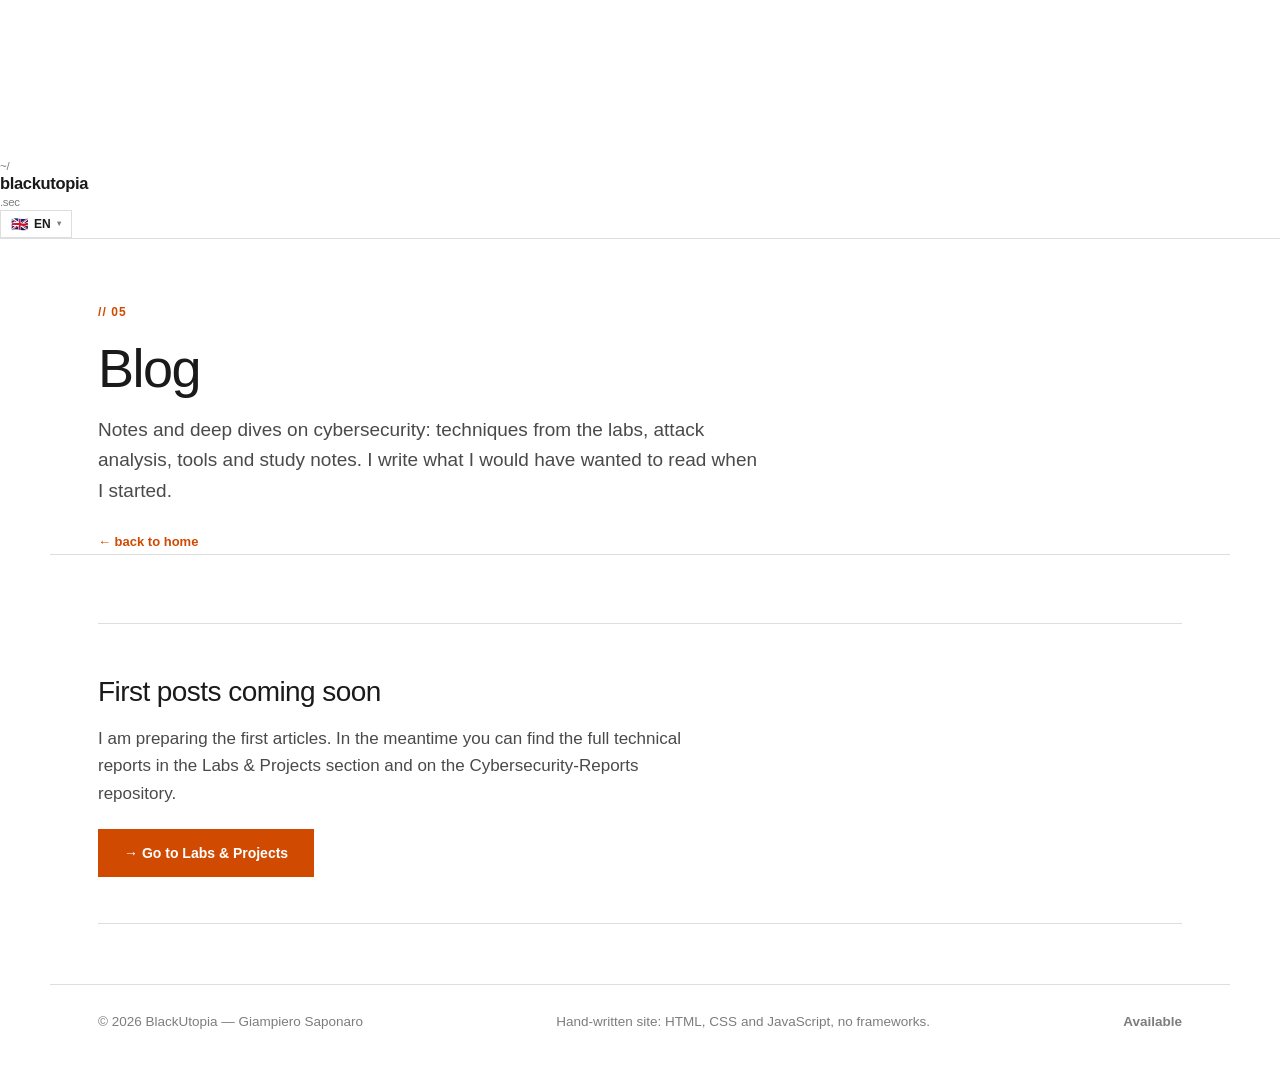
<file: blog.html>
<!DOCTYPE html>
<html lang="it">
<head>
<meta charset="UTF-8">
<meta name="viewport" content="width=device-width, initial-scale=1.0">
<title>Blog &mdash; BlackUtopia</title>
<meta name="description" content="Articoli e approfondimenti di cybersecurity di Giampiero Saponaro.">
<meta http-equiv="Content-Security-Policy" content="
default-src 'self';
style-src 'self' 'unsafe-inline' https://fonts.googleapis.com;
font-src 'self' https://fonts.gstatic.com;
script-src 'self' 'unsafe-inline';
img-src 'self' data:;
connect-src 'none';
frame-ancestors 'none';
upgrade-insecure-requests;
">
<meta name="referrer" content="no-referrer">
<meta http-equiv="X-Frame-Options" content="DENY">
<meta http-equiv="X-Content-Type-Options" content="nosniff">
<link href="https://fonts.googleapis.com/css2?family=Share+Tech+Mono&family=Bebas+Neue&family=Rajdhani:wght@400;500;600;700&display=swap" rel="stylesheet">
<link rel="stylesheet" href="style.css">
</head>
<body data-page-title="blog.title">
<canvas id="matrix-canvas"></canvas>
<nav>
<div class="nav-logo"><span>~/</span>blackutopia<span>.sec</span></div>
<div class="nav-actions">
<div class="lang-switch">
<button class="lang-btn" aria-label="Cambia lingua" data-i18n-aria="lang.aria" aria-expanded="false">
<span class="lang-flag">🇮🇹</span><span class="lang-code">IT</span><span class="lang-caret">▾</span>
</button>
<ul class="lang-menu">
<li><button data-lang="it"><span class="lang-flag">🇮🇹</span>Italiano</button></li>
<li><button data-lang="en"><span class="lang-flag">🇬🇧</span>English</button></li>
<li><button data-lang="es"><span class="lang-flag">🇪🇸</span>Español</button></li>
<li><button data-lang="fr"><span class="lang-flag">🇫🇷</span>Français</button></li>
</ul>
</div>
<button class="menu-toggle" aria-label="Apri il menu" data-i18n-aria="menu.open_aria" aria-expanded="false">
<span></span><span></span><span></span>
</button>
</div>
</nav>
<div class="menu-overlay">
<div class="menu-top">
<div class="menu-label" data-i18n="menu.label">// navigazione</div>
<button class="menu-close">
<span class="menu-close-x">&times;</span><span data-i18n="menu.close">chiudi</span>
</button>
</div>
<ul class="menu-list">
<li><a href="./"><span class="menu-num">01</span><span class="menu-text" data-i18n="menu.home">Home</span><span class="menu-arrow">&rarr;</span></a></li>
<li><a href="labs.html"><span class="menu-num">02</span><span class="menu-text" data-i18n="menu.labs">Lab &amp; Progetti</span><span class="menu-arrow">&rarr;</span></a></li>
<li><a href="bootcamp.html"><span class="menu-num">03</span><span class="menu-text" data-i18n="menu.bootcamp">Bootcamp EPICODE</span><span class="menu-arrow">&rarr;</span></a></li>
<li><a href="github.html"><span class="menu-num">04</span><span class="menu-text" data-i18n="menu.github">GitHub</span><span class="menu-arrow">&rarr;</span></a></li>
<li><a href="certs.html"><span class="menu-num">05</span><span class="menu-text" data-i18n="menu.certs">Certificazioni</span><span class="menu-arrow">&rarr;</span></a></li>
<li class="current"><a href="blog.html"><span class="menu-num">06</span><span class="menu-text" data-i18n="menu.blog">Blog</span><span class="menu-arrow">&rarr;</span></a></li>
<li><a href="contact.html"><span class="menu-num">07</span><span class="menu-text" data-i18n="menu.contact">Contatti</span><span class="menu-arrow">&rarr;</span></a></li>
</ul>
<div class="menu-footer">
<a href="https://www.linkedin.com/in/giampiero-saponaro-cybersecurity" target="_blank" rel="noopener noreferrer">LinkedIn</a>
<a href="https://github.com/GiampieroSap" target="_blank" rel="noopener noreferrer">GitHub</a>
<a href="https://tryhackme.com/p/BlackUtopia" target="_blank" rel="noopener noreferrer">TryHackMe</a>
<a href="contact.html" data-i18n="menu.write">Scrivimi</a>
</div>
</div>
<header class="page-head">
<div class="page-kicker">// 05</div>
<h1 class="page-title" data-i18n="blog.title">Blog</h1>
<p class="page-lead" data-i18n="blog.lead">Appunti e approfondimenti su cybersecurity: tecniche viste nei lab, analisi di attacchi, strumenti e note di studio. Scrivo quello che avrei voluto leggere quando ho iniziato.</p>
<a class="back-home" href="./" data-i18n="nav.back">&larr; torna alla home</a>
</header>
<section id="labs" class="page-section">
<div class="blog-empty reveal">
<div class="blog-empty-icon">&#9634;</div>
<h3 class="blog-empty-title" data-i18n="blog.empty.title">Primi post in arrivo</h3>
<p class="blog-empty-desc" data-i18n="blog.empty.desc">Sto preparando i primi articoli. Nel frattempo trovi i report tecnici completi nella sezione Lab &amp; Progetti e sul repository Cybersecurity-Reports.</p>
<a class="blog-empty-cta" href="labs.html" data-i18n="blog.empty.cta">&rarr; Vai ai Lab &amp; Progetti</a>
</div>
</section>
<footer>
<span>&copy; 2026 BlackUtopia &mdash; Giampiero Saponaro</span>
<span data-i18n="footer.built">Built with 💀 and too much caffeine</span>
<span style="color: var(--green)" data-i18n="footer.open">[ OPEN TO WORK ]</span>
</footer>
<script src="i18n.js"></script>
<script src="script.js"></script>
</body>
</html>
</file>
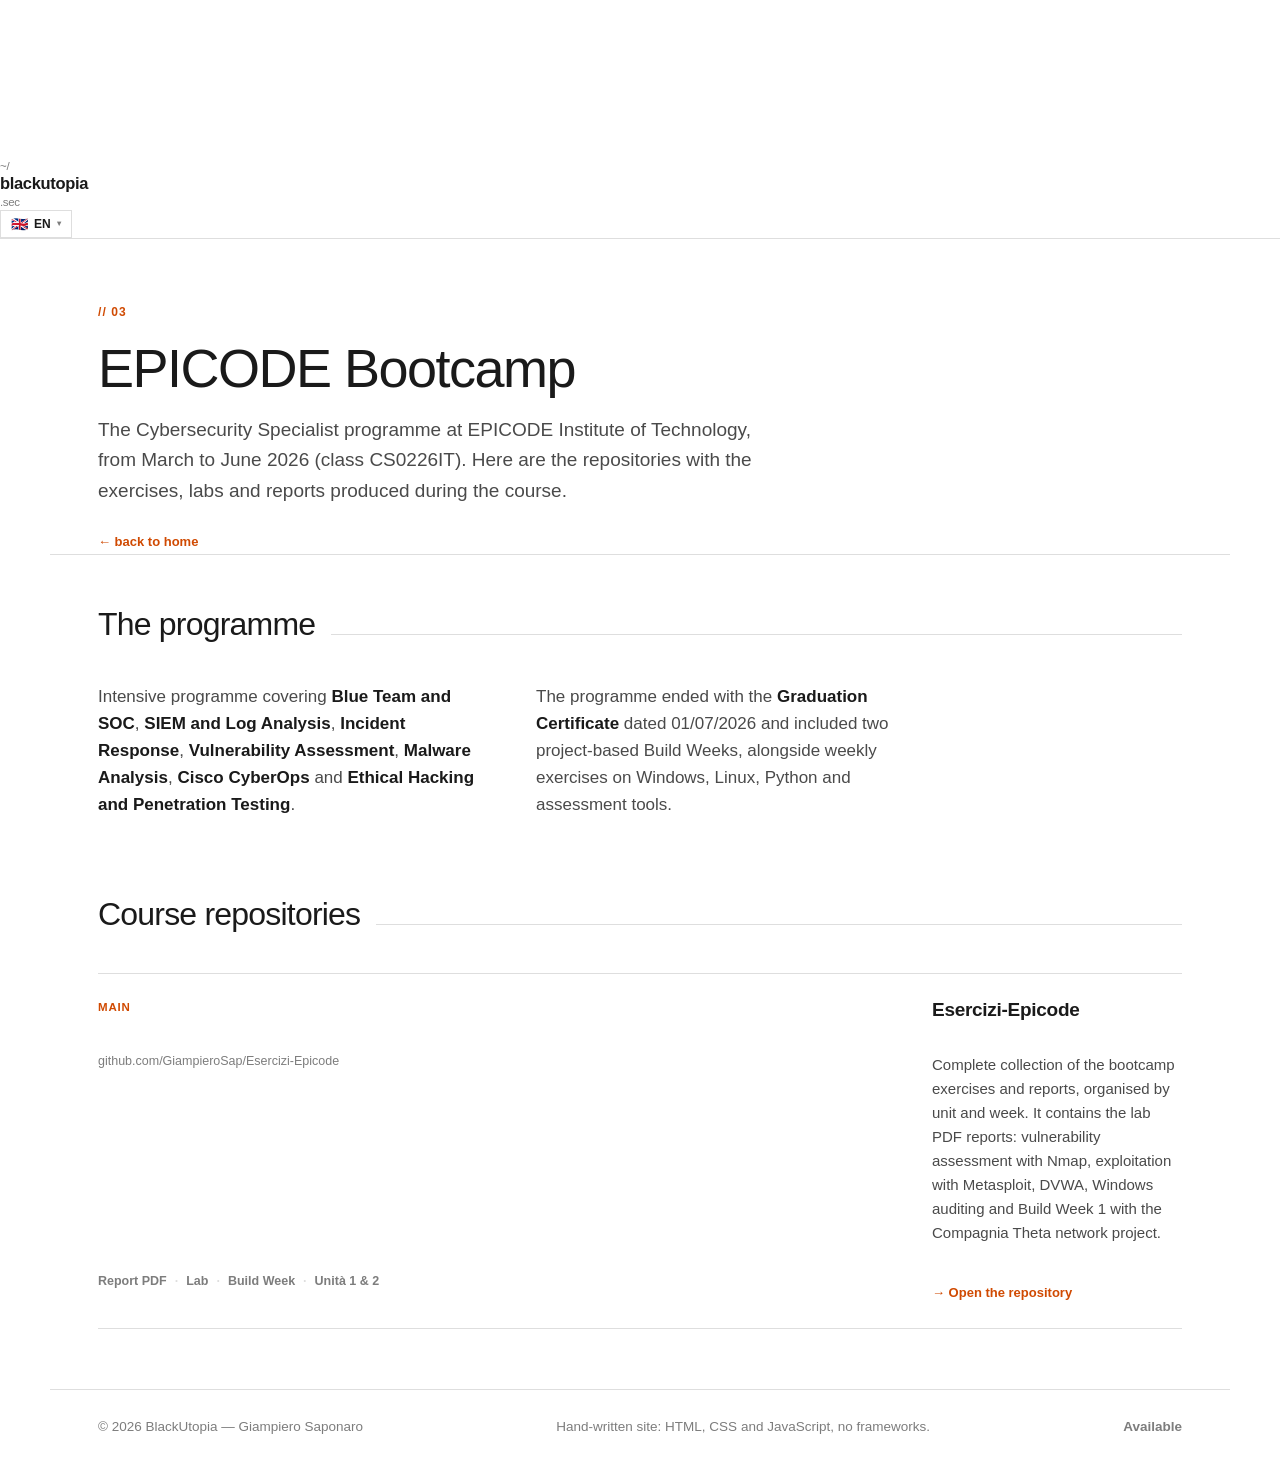
<file: bootcamp.html>
<!DOCTYPE html>
<html lang="it">
<head>
<meta charset="UTF-8">
<meta name="viewport" content="width=device-width, initial-scale=1.0">
<title>Bootcamp EPICODE &mdash; BlackUtopia</title>
<meta name="description" content="Il percorso Cybersecurity Specialist EPICODE di Giampiero Saponaro e i repository con esercizi e report del corso.">
<meta http-equiv="Content-Security-Policy" content="
default-src 'self';
style-src 'self' 'unsafe-inline' https://fonts.googleapis.com;
font-src 'self' https://fonts.gstatic.com;
script-src 'self' 'unsafe-inline';
img-src 'self' data:;
connect-src 'none';
frame-ancestors 'none';
upgrade-insecure-requests;
">
<meta name="referrer" content="no-referrer">
<meta http-equiv="X-Frame-Options" content="DENY">
<meta http-equiv="X-Content-Type-Options" content="nosniff">
<link href="https://fonts.googleapis.com/css2?family=Share+Tech+Mono&family=Bebas+Neue&family=Rajdhani:wght@400;500;600;700&display=swap" rel="stylesheet">
<link rel="stylesheet" href="style.css">
</head>
<body data-page-title="boot.title">
<canvas id="matrix-canvas"></canvas>
<nav>
<div class="nav-logo"><span>~/</span>blackutopia<span>.sec</span></div>
<div class="nav-actions">
<div class="lang-switch">
<button class="lang-btn" aria-label="Cambia lingua" data-i18n-aria="lang.aria" aria-expanded="false">
<span class="lang-flag">🇮🇹</span><span class="lang-code">IT</span><span class="lang-caret">▾</span>
</button>
<ul class="lang-menu">
<li><button data-lang="it"><span class="lang-flag">🇮🇹</span>Italiano</button></li>
<li><button data-lang="en"><span class="lang-flag">🇬🇧</span>English</button></li>
<li><button data-lang="es"><span class="lang-flag">🇪🇸</span>Español</button></li>
<li><button data-lang="fr"><span class="lang-flag">🇫🇷</span>Français</button></li>
</ul>
</div>
<button class="menu-toggle" aria-label="Apri il menu" data-i18n-aria="menu.open_aria" aria-expanded="false">
<span></span><span></span><span></span>
</button>
</div>
</nav>
<div class="menu-overlay">
<div class="menu-top">
<div class="menu-label" data-i18n="menu.label">// navigazione</div>
<button class="menu-close">
<span class="menu-close-x">&times;</span><span data-i18n="menu.close">chiudi</span>
</button>
</div>
<ul class="menu-list">
<li><a href="./"><span class="menu-num">01</span><span class="menu-text" data-i18n="menu.home">Home</span><span class="menu-arrow">&rarr;</span></a></li>
<li><a href="labs.html"><span class="menu-num">02</span><span class="menu-text" data-i18n="menu.labs">Lab &amp; Progetti</span><span class="menu-arrow">&rarr;</span></a></li>
<li class="current"><a href="bootcamp.html"><span class="menu-num">03</span><span class="menu-text" data-i18n="menu.bootcamp">Bootcamp EPICODE</span><span class="menu-arrow">&rarr;</span></a></li>
<li><a href="github.html"><span class="menu-num">04</span><span class="menu-text" data-i18n="menu.github">GitHub</span><span class="menu-arrow">&rarr;</span></a></li>
<li><a href="certs.html"><span class="menu-num">05</span><span class="menu-text" data-i18n="menu.certs">Certificazioni</span><span class="menu-arrow">&rarr;</span></a></li>
<li><a href="blog.html"><span class="menu-num">06</span><span class="menu-text" data-i18n="menu.blog">Blog</span><span class="menu-arrow">&rarr;</span></a></li>
<li><a href="contact.html"><span class="menu-num">07</span><span class="menu-text" data-i18n="menu.contact">Contatti</span><span class="menu-arrow">&rarr;</span></a></li>
</ul>
<div class="menu-footer">
<a href="https://www.linkedin.com/in/giampiero-saponaro-cybersecurity" target="_blank" rel="noopener noreferrer">LinkedIn</a>
<a href="https://github.com/GiampieroSap" target="_blank" rel="noopener noreferrer">GitHub</a>
<a href="https://tryhackme.com/p/BlackUtopia" target="_blank" rel="noopener noreferrer">TryHackMe</a>
<a href="contact.html" data-i18n="menu.write">Scrivimi</a>
</div>
</div>
<header class="page-head">
<div class="page-kicker">// 03</div>
<h1 class="page-title" data-i18n="boot.title">Bootcamp EPICODE</h1>
<p class="page-lead" data-i18n="boot.lead">Il percorso Cybersecurity Specialist di EPICODE Institute of Technology, da marzo a giugno 2026 (classe CS0226IT). Qui trovi i repository con gli esercizi, i lab e i report prodotti durante il corso.</p>
<a class="back-home" href="./" data-i18n="nav.back">&larr; torna alla home</a>
</header>
<section id="labs" class="page-section">
<div class="section-header reveal">
<span class="section-num" data-i18n="boot.kicker.path">// percorso</span>
<h2 class="section-title" data-i18n="boot.programme">Il programma</h2>
<div class="section-line"></div>
</div>
<div class="about-text reveal" style="max-width: 820px;">
<p data-i18n="boot.p1">Programma intensivo con formazione su <strong>Blue Team e SOC</strong>, <strong>SIEM e Log Analysis</strong>, <strong>Incident Response</strong>, <strong>Vulnerability Assessment</strong>, <strong>Malware Analysis</strong>, <strong>Cisco CyberOps</strong> ed <strong>Ethical Hacking e Penetration Testing</strong>.</p>
<p data-i18n="boot.p2">Il percorso si è concluso con il <strong>Graduation Certificate</strong> del 01/07/2026 e ha incluso due Build Week progettuali, oltre a esercitazioni settimanali su Windows, Linux, Python e strumenti di assessment.</p>
</div>

<div class="section-header reveal" style="margin-top: 3.5rem;">
<span class="section-num" data-i18n="boot.kicker.repo">// repository</span>
<h2 class="section-title" data-i18n="boot.repos">Repo del corso</h2>
<div class="section-line"></div>
</div>
<div class="repo-grid">
<a class="repo-card featured reveal" href="https://github.com/GiampieroSap/Esercizi-Epicode" target="_blank" rel="noopener noreferrer" style="--repo-accent: var(--green)">
<span class="repo-flag" data-i18n="repo.flag.main">Principale</span>
<div class="repo-name">Esercizi-Epicode</div>
<div class="repo-path">github.com/GiampieroSap/Esercizi-Epicode</div>
<p class="repo-desc" data-i18n="repo.epicode.desc.boot">Raccolta completa degli esercizi e dei report del bootcamp, organizzata per unità e settimana. Contiene i report PDF dei lab: vulnerability assessment con Nmap, exploitation con Metasploit, DVWA, auditing su Windows e la Build Week 1 con il progetto di rete Compagnia Theta.</p>
<div class="repo-meta">
<span class="repo-tag">Report PDF</span>
<span class="repo-tag">Lab</span>
<span class="repo-tag">Build Week</span>
<span class="repo-tag">Unità 1 &amp; 2</span>
</div>
<div class="repo-open" data-i18n="repo.open">&rarr; Apri il repository</div>
</a>
</div>
</section>
<footer>
<span>&copy; 2026 BlackUtopia &mdash; Giampiero Saponaro</span>
<span data-i18n="footer.built">Built with 💀 and too much caffeine</span>
<span style="color: var(--green)" data-i18n="footer.open">[ OPEN TO WORK ]</span>
</footer>
<script src="i18n.js"></script>
<script src="script.js"></script>
</body>
</html>
</file>
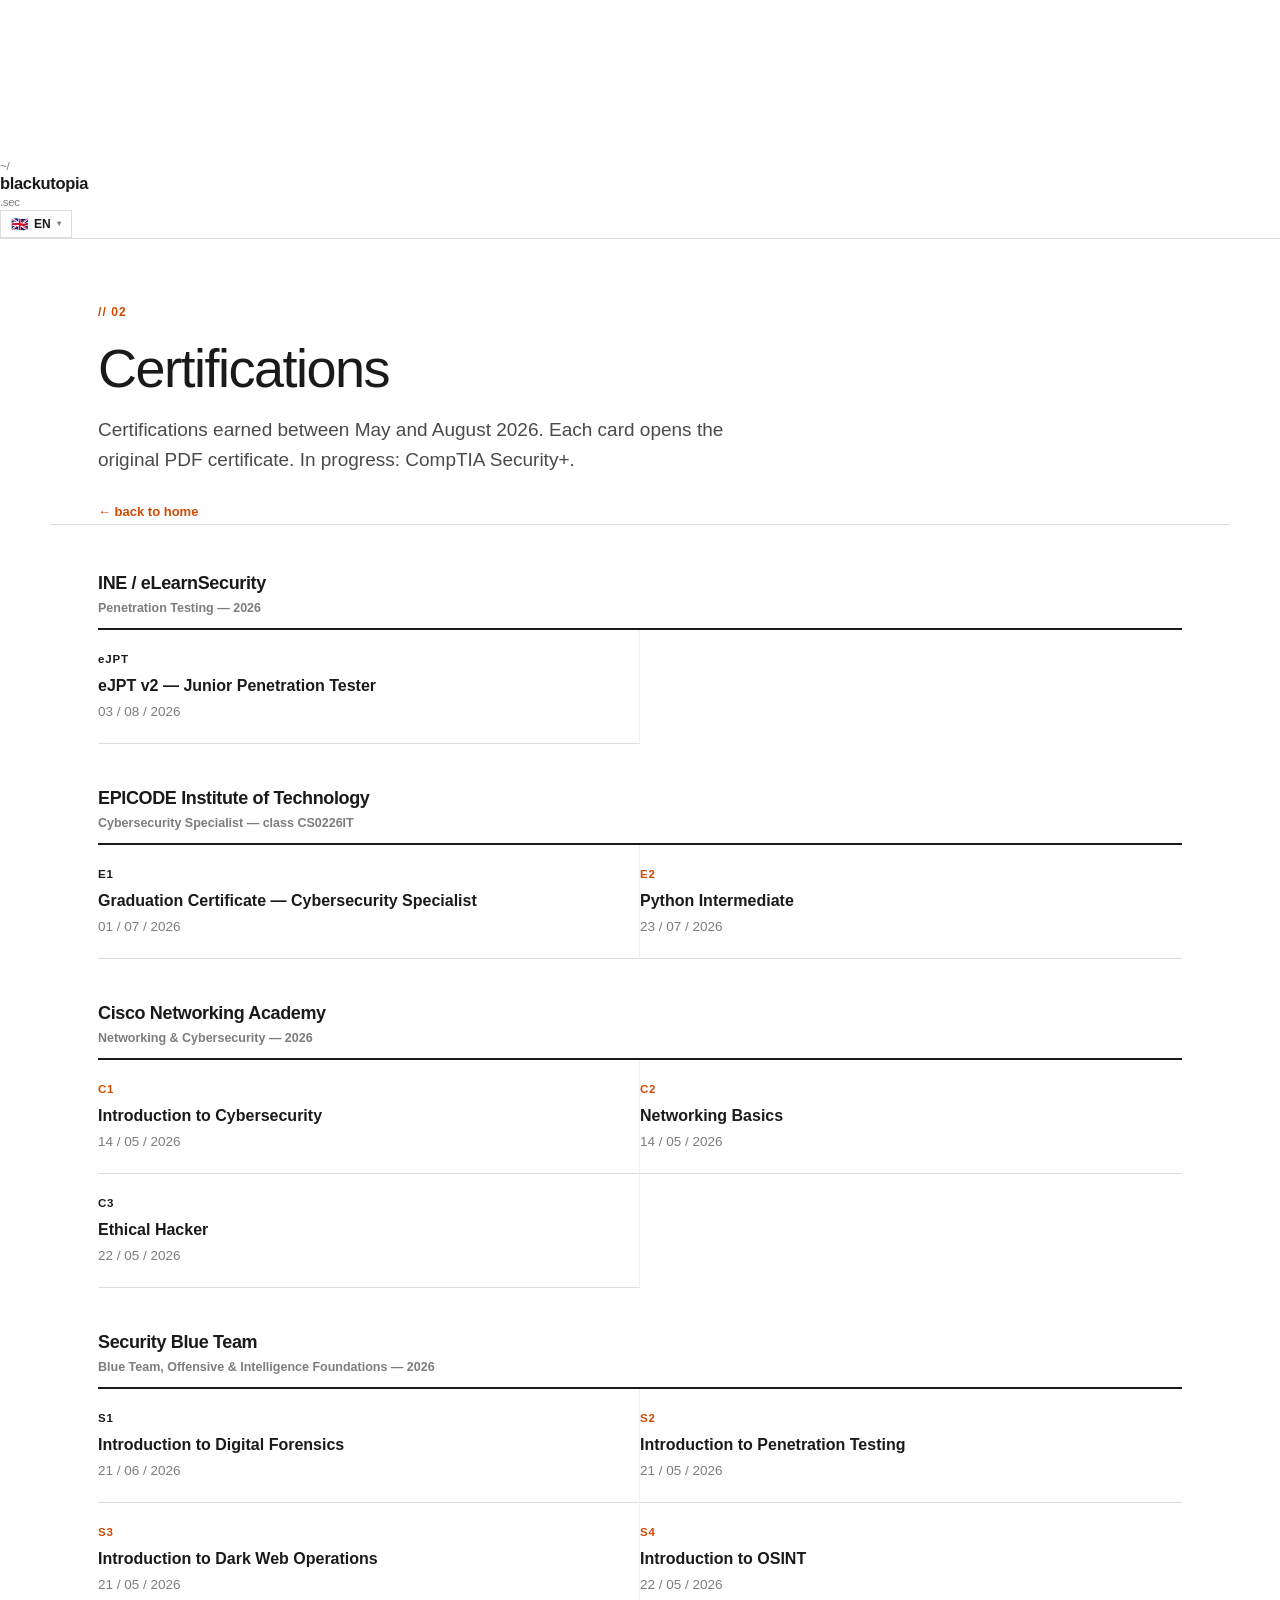
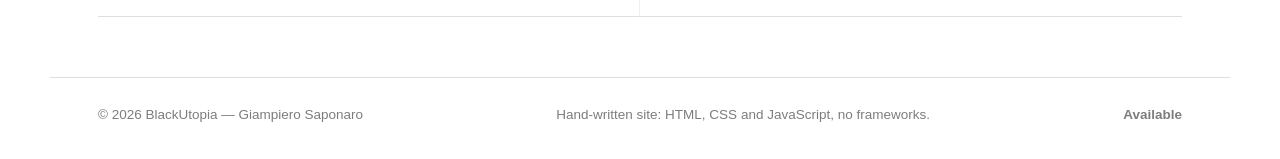
<file: certs.html>
<!DOCTYPE html>
<html lang="it">
<head>
<meta charset="UTF-8">
<meta name="viewport" content="width=device-width, initial-scale=1.0">
<title>Certificazioni &mdash; BlackUtopia</title>
<meta name="description" content="Certificazioni cybersecurity di Giampiero Saponaro: eJPT, EPICODE, Cisco Networking Academy e Security Blue Team.">
<meta http-equiv="Content-Security-Policy" content="
default-src 'self';
style-src 'self' 'unsafe-inline' https://fonts.googleapis.com;
font-src 'self' https://fonts.gstatic.com;
script-src 'self' 'unsafe-inline';
img-src 'self' data:;
connect-src 'none';
frame-ancestors 'none';
upgrade-insecure-requests;
">
<meta name="referrer" content="no-referrer">
<meta http-equiv="X-Frame-Options" content="DENY">
<meta http-equiv="X-Content-Type-Options" content="nosniff">
<link href="https://fonts.googleapis.com/css2?family=Share+Tech+Mono&family=Bebas+Neue&family=Rajdhani:wght@400;500;600;700&display=swap" rel="stylesheet">
<link rel="stylesheet" href="style.css">
</head>
<body data-page-title="certs.title">
<canvas id="matrix-canvas"></canvas>
<nav>
<div class="nav-logo"><span>~/</span>blackutopia<span>.sec</span></div>
<div class="nav-actions">
<div class="lang-switch">
<button class="lang-btn" aria-label="Cambia lingua" data-i18n-aria="lang.aria" aria-expanded="false">
<span class="lang-flag">🇮🇹</span><span class="lang-code">IT</span><span class="lang-caret">▾</span>
</button>
<ul class="lang-menu">
<li><button data-lang="it"><span class="lang-flag">🇮🇹</span>Italiano</button></li>
<li><button data-lang="en"><span class="lang-flag">🇬🇧</span>English</button></li>
<li><button data-lang="es"><span class="lang-flag">🇪🇸</span>Español</button></li>
<li><button data-lang="fr"><span class="lang-flag">🇫🇷</span>Français</button></li>
</ul>
</div>
<button class="menu-toggle" aria-label="Apri il menu" data-i18n-aria="menu.open_aria" aria-expanded="false">
<span></span><span></span><span></span>
</button>
</div>
</nav>
<div class="menu-overlay">
<div class="menu-top">
<div class="menu-label" data-i18n="menu.label">// navigazione</div>
<button class="menu-close">
<span class="menu-close-x">&times;</span><span data-i18n="menu.close">chiudi</span>
</button>
</div>
<ul class="menu-list">
<li><a href="./"><span class="menu-num">01</span><span class="menu-text" data-i18n="menu.home">Home</span><span class="menu-arrow">&rarr;</span></a></li>
<li><a href="labs.html"><span class="menu-num">02</span><span class="menu-text" data-i18n="menu.labs">Lab &amp; Progetti</span><span class="menu-arrow">&rarr;</span></a></li>
<li><a href="bootcamp.html"><span class="menu-num">03</span><span class="menu-text" data-i18n="menu.bootcamp">Bootcamp EPICODE</span><span class="menu-arrow">&rarr;</span></a></li>
<li><a href="github.html"><span class="menu-num">04</span><span class="menu-text" data-i18n="menu.github">GitHub</span><span class="menu-arrow">&rarr;</span></a></li>
<li class="current"><a href="certs.html"><span class="menu-num">05</span><span class="menu-text" data-i18n="menu.certs">Certificazioni</span><span class="menu-arrow">&rarr;</span></a></li>
<li><a href="blog.html"><span class="menu-num">06</span><span class="menu-text" data-i18n="menu.blog">Blog</span><span class="menu-arrow">&rarr;</span></a></li>
<li><a href="contact.html"><span class="menu-num">07</span><span class="menu-text" data-i18n="menu.contact">Contatti</span><span class="menu-arrow">&rarr;</span></a></li>
</ul>
<div class="menu-footer">
<a href="https://www.linkedin.com/in/giampiero-saponaro-cybersecurity" target="_blank" rel="noopener noreferrer">LinkedIn</a>
<a href="https://github.com/GiampieroSap" target="_blank" rel="noopener noreferrer">GitHub</a>
<a href="https://tryhackme.com/p/BlackUtopia" target="_blank" rel="noopener noreferrer">TryHackMe</a>
<a href="contact.html" data-i18n="menu.write">Scrivimi</a>
</div>
</div>
<header class="page-head">
<div class="page-kicker">// 02</div>
<h1 class="page-title" data-i18n="certs.title">Certificazioni</h1>
<p class="page-lead" data-i18n="certs.lead">Certificazioni conseguite tra maggio e agosto 2026. Ogni card apre il certificato originale in PDF. In corso: CompTIA Security+.</p>
<a class="back-home" href="./" data-i18n="nav.back">&larr; torna alla home</a>
</header>
<section id="certs" class="page-section">
<div class="cert-issuer reveal">
<span class="cert-issuer-logo">🎯</span>
<div>
<div class="cert-issuer-name">INE / eLearnSecurity</div>
<div class="cert-issuer-course" data-i18n="certs.ine.course">Penetration Testing &mdash; 2026</div>
</div>
</div>
<div class="certs-grid">
<div class="cert-card reveal" onclick="window.open('assets/Certs/ine_ejpt.pdf','_blank')" style="--cert-accent: var(--red); cursor:pointer;">
<div class="cert-module" style="color: var(--red); border-color: var(--red)">eJPT</div>
<div class="cert-title">eJPT v2 &mdash; Junior Penetration Tester</div>
<div class="cert-date">03 / 08 / 2026</div>
<div class="cert-bar" style="background: var(--red)"></div>
</div>
</div>
<div class="cert-issuer reveal" style="margin-top: 40px;">
<span class="cert-issuer-logo">🎓</span>
<div>
<div class="cert-issuer-name">EPICODE Institute of Technology</div>
<div class="cert-issuer-course" data-i18n="certs.epicode.course">Cybersecurity Specialist &mdash; classe CS0226IT</div>
</div>
</div>
<div class="certs-grid">
<div class="cert-card reveal" onclick="window.open('assets/Certs/epicode_graduation.pdf','_blank')" style="--cert-accent: var(--green); cursor:pointer;">
<div class="cert-module" style="color: var(--green); border-color: var(--green)">E1</div>
<div class="cert-title">Graduation Certificate &mdash; Cybersecurity Specialist</div>
<div class="cert-date">01 / 07 / 2026</div>
<div class="cert-bar" style="background: var(--green)"></div>
</div>
<div class="cert-card reveal" onclick="window.open('assets/Certs/epicode_python_intermediate.pdf','_blank')" style="cursor:pointer;">
<div class="cert-module">E2</div>
<div class="cert-title">Python Intermediate</div>
<div class="cert-date">23 / 07 / 2026</div>
<div class="cert-bar"></div>
</div>
</div>
<div class="cert-issuer reveal" style="margin-top: 40px;">
<span class="cert-issuer-logo">🌐</span>
<div>
<div class="cert-issuer-name">Cisco Networking Academy</div>
<div class="cert-issuer-course" data-i18n="certs.cisco.course">Networking &amp; Cybersecurity &mdash; 2026</div>
</div>
</div>
<div class="certs-grid">
<div class="cert-card reveal" onclick="window.open('assets/Certs/cisco_intro_cybersecurity.pdf','_blank')" style="cursor:pointer;">
<div class="cert-module">C1</div>
<div class="cert-title">Introduction to Cybersecurity</div>
<div class="cert-date">14 / 05 / 2026</div>
<div class="cert-bar"></div>
</div>
<div class="cert-card reveal" onclick="window.open('assets/Certs/cisco_networking_basic.pdf','_blank')" style="cursor:pointer;">
<div class="cert-module">C2</div>
<div class="cert-title">Networking Basics</div>
<div class="cert-date">14 / 05 / 2026</div>
<div class="cert-bar"></div>
</div>
<div class="cert-card reveal" onclick="window.open('assets/Certs/cisco_ethical_hacker.pdf','_blank')" style="--cert-accent: var(--green); cursor:pointer;">
<div class="cert-module" style="color: var(--green); border-color: var(--green)">C3</div>
<div class="cert-title">Ethical Hacker</div>
<div class="cert-date">22 / 05 / 2026</div>
<div class="cert-bar" style="background: var(--green)"></div>
</div>
</div>
<div class="cert-issuer reveal" style="margin-top: 40px;">
<span class="cert-issuer-logo">🛡️</span>
<div>
<div class="cert-issuer-name">Security Blue Team</div>
<div class="cert-issuer-course" data-i18n="certs.sbt.course">Blue Team, Offensive &amp; Intelligence Foundations &mdash; 2026</div>
</div>
</div>
<div class="certs-grid">
<div class="cert-card reveal" onclick="window.open('assets/Certs/sbt_digital_forensics.pdf','_blank')" style="--cert-accent: var(--cyan); cursor:pointer;">
<div class="cert-module" style="color: var(--cyan); border-color: var(--cyan)">S1</div>
<div class="cert-title">Introduction to Digital Forensics</div>
<div class="cert-date">21 / 06 / 2026</div>
<div class="cert-bar" style="background: var(--cyan)"></div>
</div>
<div class="cert-card reveal" onclick="window.open('assets/Certs/sbt_intro_pentest.pdf','_blank')" style="cursor:pointer;">
<div class="cert-module">S2</div>
<div class="cert-title">Introduction to Penetration Testing</div>
<div class="cert-date">21 / 05 / 2026</div>
<div class="cert-bar"></div>
</div>
<div class="cert-card reveal" onclick="window.open('assets/Certs/sbt_intro_darkweb.pdf','_blank')" style="cursor:pointer;">
<div class="cert-module">S3</div>
<div class="cert-title">Introduction to Dark Web Operations</div>
<div class="cert-date">21 / 05 / 2026</div>
<div class="cert-bar"></div>
</div>
<div class="cert-card reveal" onclick="window.open('assets/Certs/sbt_intro_osint.pdf','_blank')" style="cursor:pointer;">
<div class="cert-module">S4</div>
<div class="cert-title">Introduction to OSINT</div>
<div class="cert-date">22 / 05 / 2026</div>
<div class="cert-bar"></div>
</div>
</div>
</section>
<footer>
<span>&copy; 2026 BlackUtopia &mdash; Giampiero Saponaro</span>
<span data-i18n="footer.built">Built with 💀 and too much caffeine</span>
<span style="color: var(--green)" data-i18n="footer.open">[ OPEN TO WORK ]</span>
</footer>
<script src="i18n.js"></script>
<script src="script.js"></script>
</body>
</html>
</file>
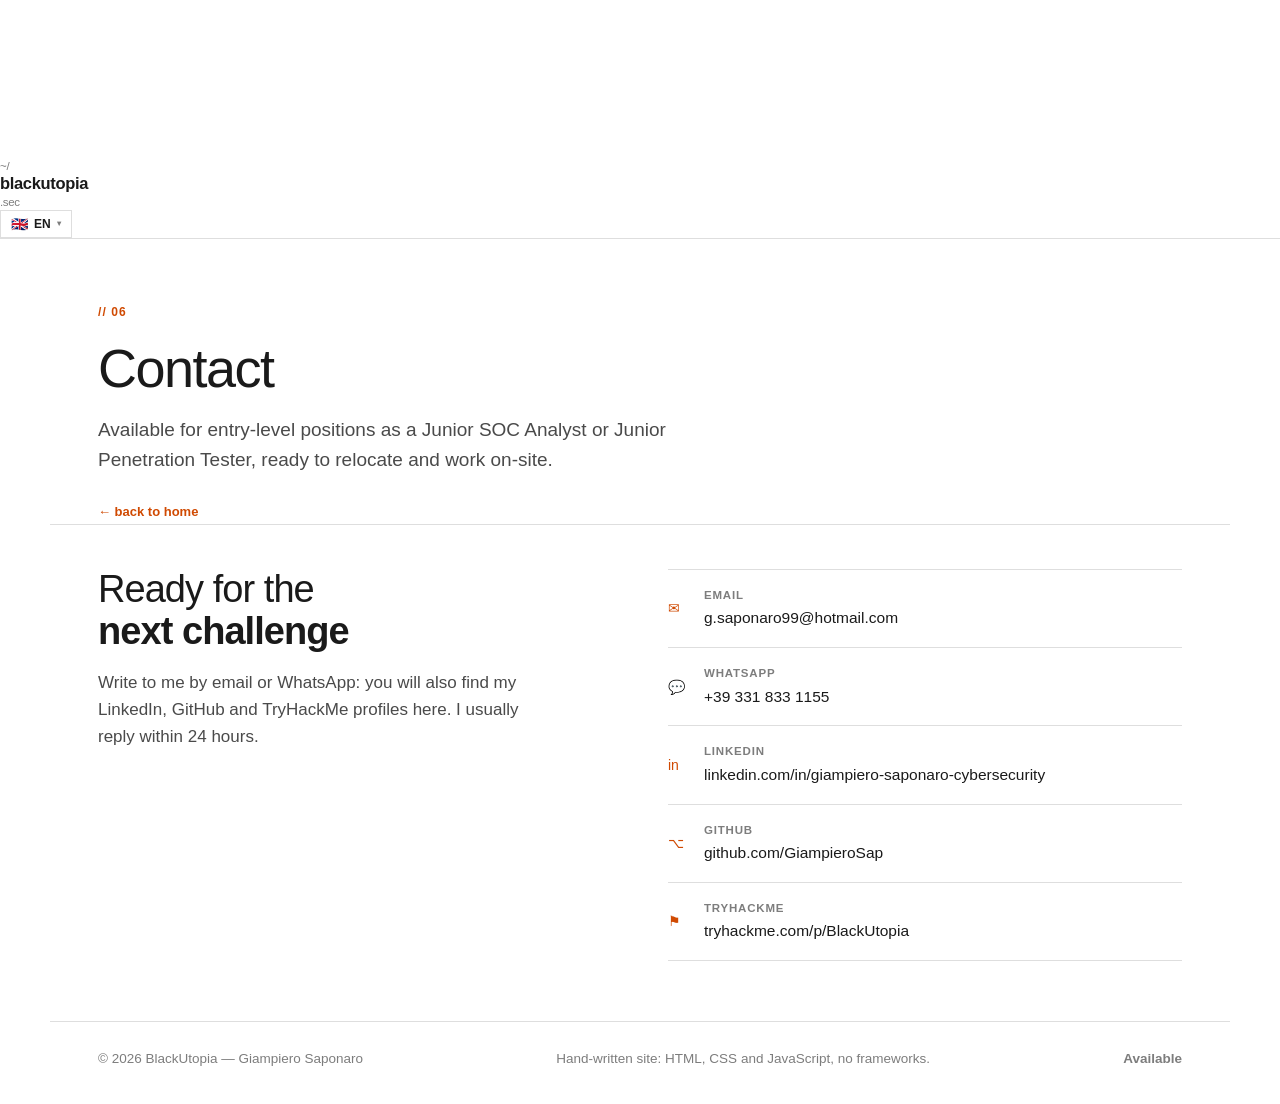
<file: contact.html>
<!DOCTYPE html>
<html lang="it">
<head>
<meta charset="UTF-8">
<meta name="viewport" content="width=device-width, initial-scale=1.0">
<title>Contatti &mdash; BlackUtopia</title>
<meta name="description" content="Contatta Giampiero Saponaro: email, WhatsApp, LinkedIn, GitHub e TryHackMe.">
<meta http-equiv="Content-Security-Policy" content="
default-src 'self';
style-src 'self' 'unsafe-inline' https://fonts.googleapis.com;
font-src 'self' https://fonts.gstatic.com;
script-src 'self' 'unsafe-inline';
img-src 'self' data:;
connect-src 'none';
frame-ancestors 'none';
upgrade-insecure-requests;
">
<meta name="referrer" content="no-referrer">
<meta http-equiv="X-Frame-Options" content="DENY">
<meta http-equiv="X-Content-Type-Options" content="nosniff">
<link href="https://fonts.googleapis.com/css2?family=Share+Tech+Mono&family=Bebas+Neue&family=Rajdhani:wght@400;500;600;700&display=swap" rel="stylesheet">
<link rel="stylesheet" href="style.css">
</head>
<body data-page-title="contact.title">
<canvas id="matrix-canvas"></canvas>
<nav>
<div class="nav-logo"><span>~/</span>blackutopia<span>.sec</span></div>
<div class="nav-actions">
<div class="lang-switch">
<button class="lang-btn" aria-label="Cambia lingua" data-i18n-aria="lang.aria" aria-expanded="false">
<span class="lang-flag">🇮🇹</span><span class="lang-code">IT</span><span class="lang-caret">▾</span>
</button>
<ul class="lang-menu">
<li><button data-lang="it"><span class="lang-flag">🇮🇹</span>Italiano</button></li>
<li><button data-lang="en"><span class="lang-flag">🇬🇧</span>English</button></li>
<li><button data-lang="es"><span class="lang-flag">🇪🇸</span>Español</button></li>
<li><button data-lang="fr"><span class="lang-flag">🇫🇷</span>Français</button></li>
</ul>
</div>
<button class="menu-toggle" aria-label="Apri il menu" data-i18n-aria="menu.open_aria" aria-expanded="false">
<span></span><span></span><span></span>
</button>
</div>
</nav>
<div class="menu-overlay">
<div class="menu-top">
<div class="menu-label" data-i18n="menu.label">// navigazione</div>
<button class="menu-close">
<span class="menu-close-x">&times;</span><span data-i18n="menu.close">chiudi</span>
</button>
</div>
<ul class="menu-list">
<li><a href="./"><span class="menu-num">01</span><span class="menu-text" data-i18n="menu.home">Home</span><span class="menu-arrow">&rarr;</span></a></li>
<li><a href="labs.html"><span class="menu-num">02</span><span class="menu-text" data-i18n="menu.labs">Lab &amp; Progetti</span><span class="menu-arrow">&rarr;</span></a></li>
<li><a href="bootcamp.html"><span class="menu-num">03</span><span class="menu-text" data-i18n="menu.bootcamp">Bootcamp EPICODE</span><span class="menu-arrow">&rarr;</span></a></li>
<li><a href="github.html"><span class="menu-num">04</span><span class="menu-text" data-i18n="menu.github">GitHub</span><span class="menu-arrow">&rarr;</span></a></li>
<li><a href="certs.html"><span class="menu-num">05</span><span class="menu-text" data-i18n="menu.certs">Certificazioni</span><span class="menu-arrow">&rarr;</span></a></li>
<li><a href="blog.html"><span class="menu-num">06</span><span class="menu-text" data-i18n="menu.blog">Blog</span><span class="menu-arrow">&rarr;</span></a></li>
<li class="current"><a href="contact.html"><span class="menu-num">07</span><span class="menu-text" data-i18n="menu.contact">Contatti</span><span class="menu-arrow">&rarr;</span></a></li>
</ul>
<div class="menu-footer">
<a href="https://www.linkedin.com/in/giampiero-saponaro-cybersecurity" target="_blank" rel="noopener noreferrer">LinkedIn</a>
<a href="https://github.com/GiampieroSap" target="_blank" rel="noopener noreferrer">GitHub</a>
<a href="https://tryhackme.com/p/BlackUtopia" target="_blank" rel="noopener noreferrer">TryHackMe</a>
<a href="contact.html" data-i18n="menu.write">Scrivimi</a>
</div>
</div>
<header class="page-head">
<div class="page-kicker">// 06</div>
<h1 class="page-title" data-i18n="contact.title">Contatti</h1>
<p class="page-lead" data-i18n="contact.lead">Disponibile per posizioni entry-level come Junior SOC Analyst o Junior Penetration Tester, con disponibilit&agrave; al trasferimento e al lavoro in presenza.</p>
<a class="back-home" href="./" data-i18n="nav.back">&larr; torna alla home</a>
</header>
<section id="contact" class="page-section">
<div>
<div class="contact-cta reveal" data-i18n="contact.cta">Pronto per la<br><span>prossima sfida</span></div>
<p class="contact-sub reveal" data-i18n="contact.sub">Scrivimi via email o WhatsApp: trovi anche i miei profili LinkedIn, GitHub e TryHackMe qui accanto. Rispondo di norma entro 24 ore.</p>
</div>
<div class="contact-links">
<a class="contact-link reveal" id="email-link" href="#" style="--link-color: var(--green)">
<span class="contact-link-icon">&#9993;</span>
<div>
<span class="contact-link-label">Email</span>
<span class="contact-link-val" id="email-val" data-i18n="contact.loading">[caricamento...]</span>
</div>
</a>
<a class="contact-link reveal" href="https://wa.me/393318331155?text=Gentilissimo%20Sig.%20BlackUtopia%2C%0A%0ACon%20il%20permesso%20di%20presentarmi%20con%20la%20dovuta%20grazia%2C%20mi%20rivolgo%20a%20Voi%20nella%20speranza%20che%20questa%20missiva%20giunga%20gradita.%0A%0A%E2%80%94%20Chi%20scrive%3A%0ANome%20e%20Cognome%3A%20%5Bil%20vostro%20nome%5D%0AAzienda%20o%20Ente%3A%20%5Bqualora%20vi%20rappresentiate%20sotto%20un%20blasone%5D%0A%0A%E2%80%94%20Il%20motivo%20di%20questa%20missiva%3A%0A%5BEsponete%20pure%20con%20libert%C3%A0%20la%20ragione%20che%20vi%20ha%20condotti%20fin%20qui%5D%0A%0A%E2%80%94%20Come%20raggiungervi%3A%0ANumero%20di%20telefono%3A%20%5Bse%20desiderate%20essere%20contattati%20con%20la%20voce%5D%0AIndirizzo%20PEC%3A%20%5Bper%20le%20comunicazioni%20di%20natura%20pi%C3%B9%20formale%2C%20qualora%20ne%20foste%20in%20possesso%5D%0A%0AVostro%2FVostra%20devotamente%2C%0AMessere%2FMadame%20%5Bil%20vostro%20nome%5D" target="_blank" rel="noopener noreferrer" style="--link-color: #25d366">
<span class="contact-link-icon">💬</span>
<div>
<span class="contact-link-label">WhatsApp</span>
<span class="contact-link-val">+39 331 833 1155</span>
</div>
</a>
<a class="contact-link reveal" href="https://www.linkedin.com/in/giampiero-saponaro-cybersecurity" target="_blank" rel="noopener noreferrer" style="--link-color: #0077b5">
<span class="contact-link-icon">in</span>
<div>
<span class="contact-link-label">LinkedIn</span>
<span class="contact-link-val">linkedin.com/in/giampiero-saponaro-cybersecurity</span>
</div>
</a>
<a class="contact-link reveal" href="https://github.com/GiampieroSap" target="_blank" rel="noopener noreferrer" style="--link-color: #e8f4ff">
<span class="contact-link-icon">&#8997;</span>
<div>
<span class="contact-link-label">GitHub</span>
<span class="contact-link-val">github.com/GiampieroSap</span>
</div>
</a>
<a class="contact-link reveal" href="https://tryhackme.com/p/BlackUtopia" target="_blank" rel="noopener noreferrer" style="--link-color: var(--red)">
<span class="contact-link-icon">&#9873;</span>
<div>
<span class="contact-link-label">TryHackMe</span>
<span class="contact-link-val">tryhackme.com/p/BlackUtopia</span>
</div>
</a>
</div>
</section>
<footer>
<span>&copy; 2026 BlackUtopia &mdash; Giampiero Saponaro</span>
<span data-i18n="footer.built">Built with 💀 and too much caffeine</span>
<span style="color: var(--green)" data-i18n="footer.open">[ OPEN TO WORK ]</span>
</footer>
<script src="i18n.js"></script>
<script src="script.js"></script>
</body>
</html>
</file>
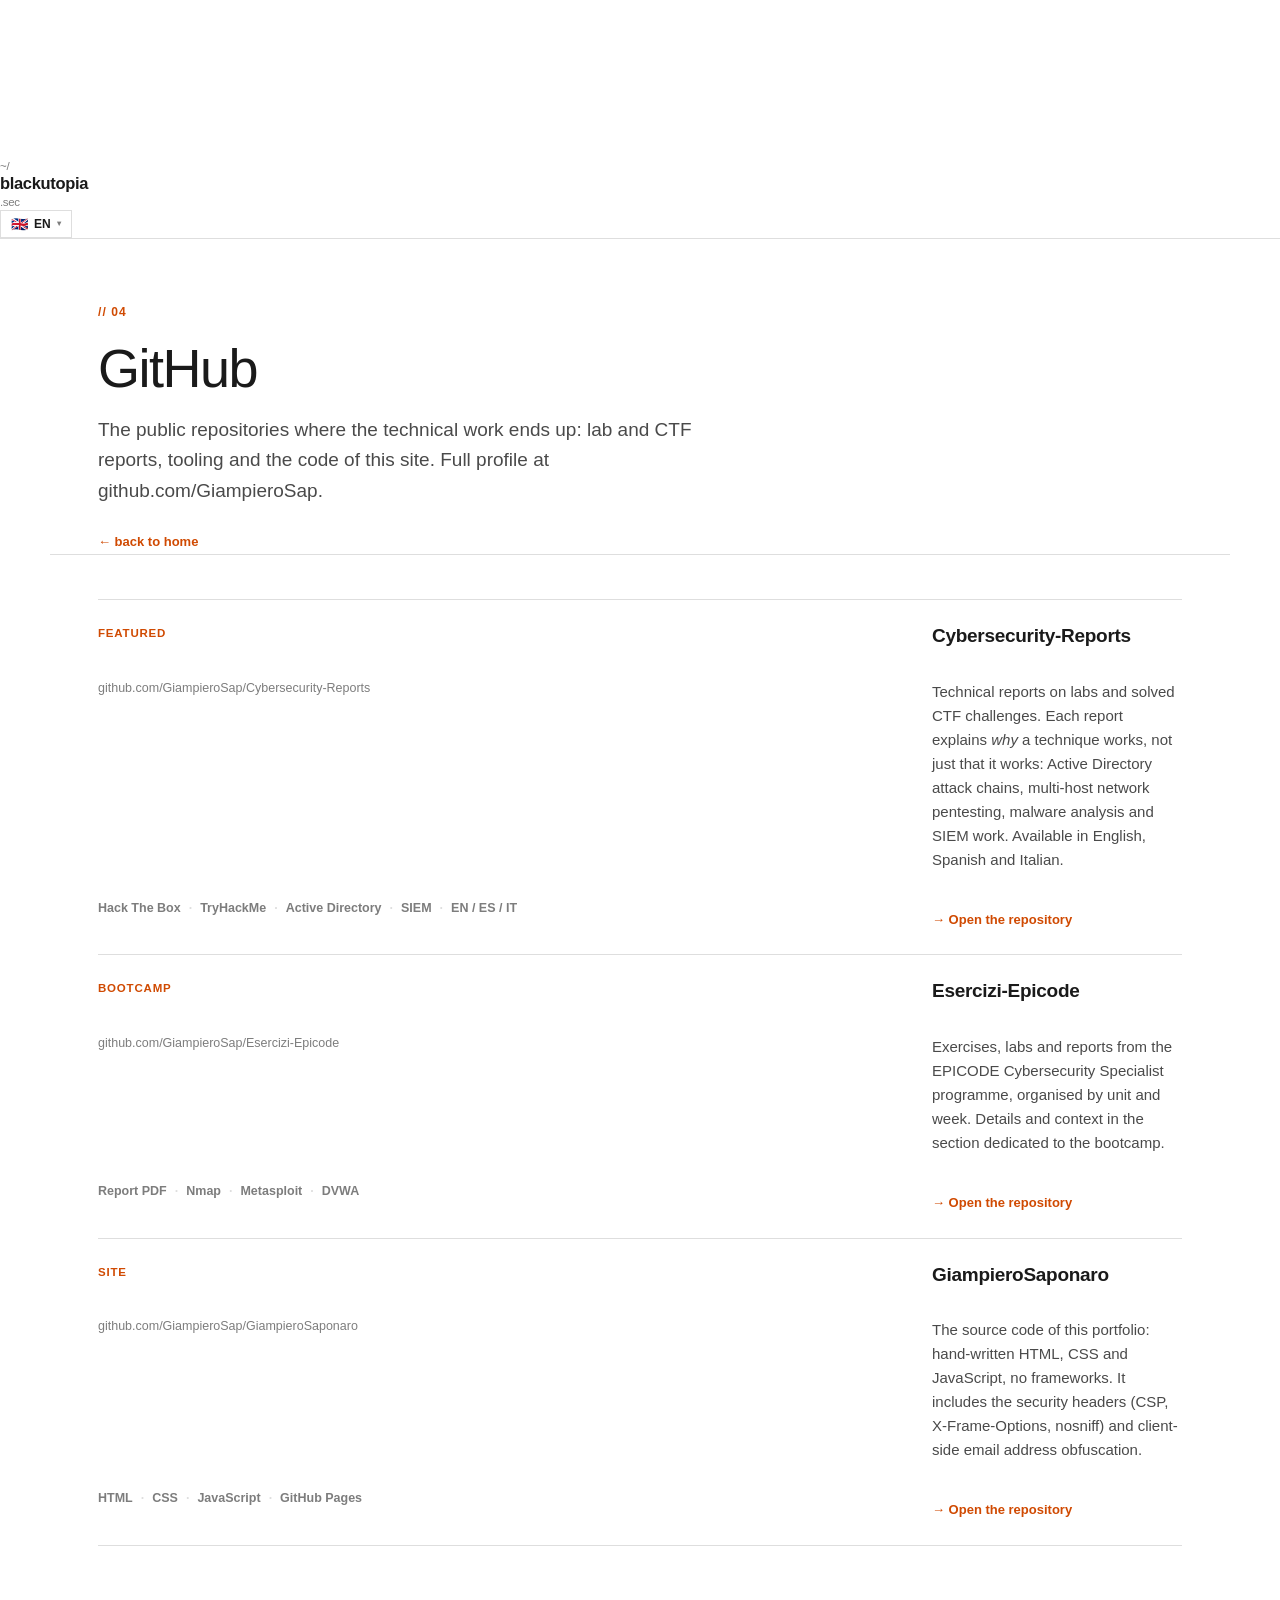
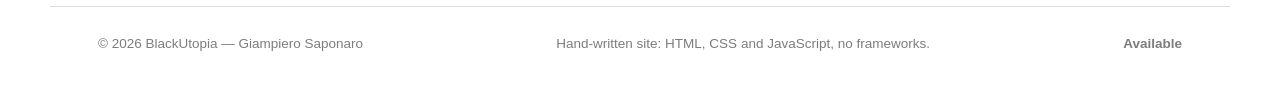
<file: github.html>
<!DOCTYPE html>
<html lang="it">
<head>
<meta charset="UTF-8">
<meta name="viewport" content="width=device-width, initial-scale=1.0">
<title>GitHub &mdash; BlackUtopia</title>
<meta name="description" content="Repository pubblici di Giampiero Saponaro: report di cybersecurity, lab e progetti di codice.">
<meta http-equiv="Content-Security-Policy" content="
default-src 'self';
style-src 'self' 'unsafe-inline' https://fonts.googleapis.com;
font-src 'self' https://fonts.gstatic.com;
script-src 'self' 'unsafe-inline';
img-src 'self' data:;
connect-src 'none';
frame-ancestors 'none';
upgrade-insecure-requests;
">
<meta name="referrer" content="no-referrer">
<meta http-equiv="X-Frame-Options" content="DENY">
<meta http-equiv="X-Content-Type-Options" content="nosniff">
<link href="https://fonts.googleapis.com/css2?family=Share+Tech+Mono&family=Bebas+Neue&family=Rajdhani:wght@400;500;600;700&display=swap" rel="stylesheet">
<link rel="stylesheet" href="style.css">
</head>
<body data-page-title="gh.title">
<canvas id="matrix-canvas"></canvas>
<nav>
<div class="nav-logo"><span>~/</span>blackutopia<span>.sec</span></div>
<div class="nav-actions">
<div class="lang-switch">
<button class="lang-btn" aria-label="Cambia lingua" data-i18n-aria="lang.aria" aria-expanded="false">
<span class="lang-flag">🇮🇹</span><span class="lang-code">IT</span><span class="lang-caret">▾</span>
</button>
<ul class="lang-menu">
<li><button data-lang="it"><span class="lang-flag">🇮🇹</span>Italiano</button></li>
<li><button data-lang="en"><span class="lang-flag">🇬🇧</span>English</button></li>
<li><button data-lang="es"><span class="lang-flag">🇪🇸</span>Español</button></li>
<li><button data-lang="fr"><span class="lang-flag">🇫🇷</span>Français</button></li>
</ul>
</div>
<button class="menu-toggle" aria-label="Apri il menu" data-i18n-aria="menu.open_aria" aria-expanded="false">
<span></span><span></span><span></span>
</button>
</div>
</nav>
<div class="menu-overlay">
<div class="menu-top">
<div class="menu-label" data-i18n="menu.label">// navigazione</div>
<button class="menu-close">
<span class="menu-close-x">&times;</span><span data-i18n="menu.close">chiudi</span>
</button>
</div>
<ul class="menu-list">
<li><a href="./"><span class="menu-num">01</span><span class="menu-text" data-i18n="menu.home">Home</span><span class="menu-arrow">&rarr;</span></a></li>
<li><a href="labs.html"><span class="menu-num">02</span><span class="menu-text" data-i18n="menu.labs">Lab &amp; Progetti</span><span class="menu-arrow">&rarr;</span></a></li>
<li><a href="bootcamp.html"><span class="menu-num">03</span><span class="menu-text" data-i18n="menu.bootcamp">Bootcamp EPICODE</span><span class="menu-arrow">&rarr;</span></a></li>
<li class="current"><a href="github.html"><span class="menu-num">04</span><span class="menu-text" data-i18n="menu.github">GitHub</span><span class="menu-arrow">&rarr;</span></a></li>
<li><a href="certs.html"><span class="menu-num">05</span><span class="menu-text" data-i18n="menu.certs">Certificazioni</span><span class="menu-arrow">&rarr;</span></a></li>
<li><a href="blog.html"><span class="menu-num">06</span><span class="menu-text" data-i18n="menu.blog">Blog</span><span class="menu-arrow">&rarr;</span></a></li>
<li><a href="contact.html"><span class="menu-num">07</span><span class="menu-text" data-i18n="menu.contact">Contatti</span><span class="menu-arrow">&rarr;</span></a></li>
</ul>
<div class="menu-footer">
<a href="https://www.linkedin.com/in/giampiero-saponaro-cybersecurity" target="_blank" rel="noopener noreferrer">LinkedIn</a>
<a href="https://github.com/GiampieroSap" target="_blank" rel="noopener noreferrer">GitHub</a>
<a href="https://tryhackme.com/p/BlackUtopia" target="_blank" rel="noopener noreferrer">TryHackMe</a>
<a href="contact.html" data-i18n="menu.write">Scrivimi</a>
</div>
</div>
<header class="page-head">
<div class="page-kicker">// 04</div>
<h1 class="page-title" data-i18n="gh.title">GitHub</h1>
<p class="page-lead" data-i18n="gh.lead">I repository pubblici dove finisce il lavoro tecnico: report di lab e CTF, tooling e il codice di questo sito. Profilo completo su github.com/GiampieroSap.</p>
<a class="back-home" href="./" data-i18n="nav.back">&larr; torna alla home</a>
</header>
<section id="labs" class="page-section">
<div class="repo-grid">
<a class="repo-card featured reveal" href="https://github.com/GiampieroSap/Cybersecurity-Reports" target="_blank" rel="noopener noreferrer" style="--repo-accent: var(--green)">
<span class="repo-flag" data-i18n="repo.flag.featured">In evidenza</span>
<div class="repo-name">Cybersecurity-Reports</div>
<div class="repo-path">github.com/GiampieroSap/Cybersecurity-Reports</div>
<p class="repo-desc" data-i18n="repo.reports.desc">Report tecnici sui lab e sulle challenge CTF risolte. Ogni report spiega <em>perché</em> una tecnica funziona, non solo che funziona: catene di attacco ad Active Directory, pentesting su reti multi-host, analisi malware e attività SIEM. Disponibili in inglese, spagnolo e italiano.</p>
<div class="repo-meta">
<span class="repo-tag">Hack The Box</span>
<span class="repo-tag">TryHackMe</span>
<span class="repo-tag">Active Directory</span>
<span class="repo-tag">SIEM</span>
<span class="repo-tag">EN / ES / IT</span>
</div>
<div class="repo-open" data-i18n="repo.open">&rarr; Apri il repository</div>
</a>

<a class="repo-card reveal" href="https://github.com/GiampieroSap/Esercizi-Epicode" target="_blank" rel="noopener noreferrer" style="--repo-accent: var(--cyan)">
<span class="repo-flag" data-i18n="repo.flag.bootcamp">Bootcamp</span>
<div class="repo-name">Esercizi-Epicode</div>
<div class="repo-path">github.com/GiampieroSap/Esercizi-Epicode</div>
<p class="repo-desc" data-i18n="repo.epicode.desc.gh">Esercizi, lab e report del percorso Cybersecurity Specialist di EPICODE, organizzati per unità e settimana. Dettagli e contesto nella sezione dedicata al bootcamp.</p>
<div class="repo-meta">
<span class="repo-tag">Report PDF</span>
<span class="repo-tag">Nmap</span>
<span class="repo-tag">Metasploit</span>
<span class="repo-tag">DVWA</span>
</div>
<div class="repo-open" data-i18n="repo.open">&rarr; Apri il repository</div>
</a>

<a class="repo-card reveal" href="https://github.com/GiampieroSap/GiampieroSaponaro" target="_blank" rel="noopener noreferrer" style="--repo-accent: #a855f7">
<span class="repo-flag" data-i18n="repo.flag.site">Sito</span>
<div class="repo-name">GiampieroSaponaro</div>
<div class="repo-path">github.com/GiampieroSap/GiampieroSaponaro</div>
<p class="repo-desc" data-i18n="repo.site.desc">Il codice sorgente di questo portfolio: HTML, CSS e JavaScript scritti a mano, senza framework. Include gli header di sicurezza (CSP, X-Frame-Options, nosniff) e l'offuscamento dell'indirizzo email lato client.</p>
<div class="repo-meta">
<span class="repo-tag">HTML</span>
<span class="repo-tag">CSS</span>
<span class="repo-tag">JavaScript</span>
<span class="repo-tag">GitHub Pages</span>
</div>
<div class="repo-open" data-i18n="repo.open">&rarr; Apri il repository</div>
</a>
</div>
</section>
<footer>
<span>&copy; 2026 BlackUtopia &mdash; Giampiero Saponaro</span>
<span data-i18n="footer.built">Built with 💀 and too much caffeine</span>
<span style="color: var(--green)" data-i18n="footer.open">[ OPEN TO WORK ]</span>
</footer>
<script src="i18n.js"></script>
<script src="script.js"></script>
</body>
</html>
</file>
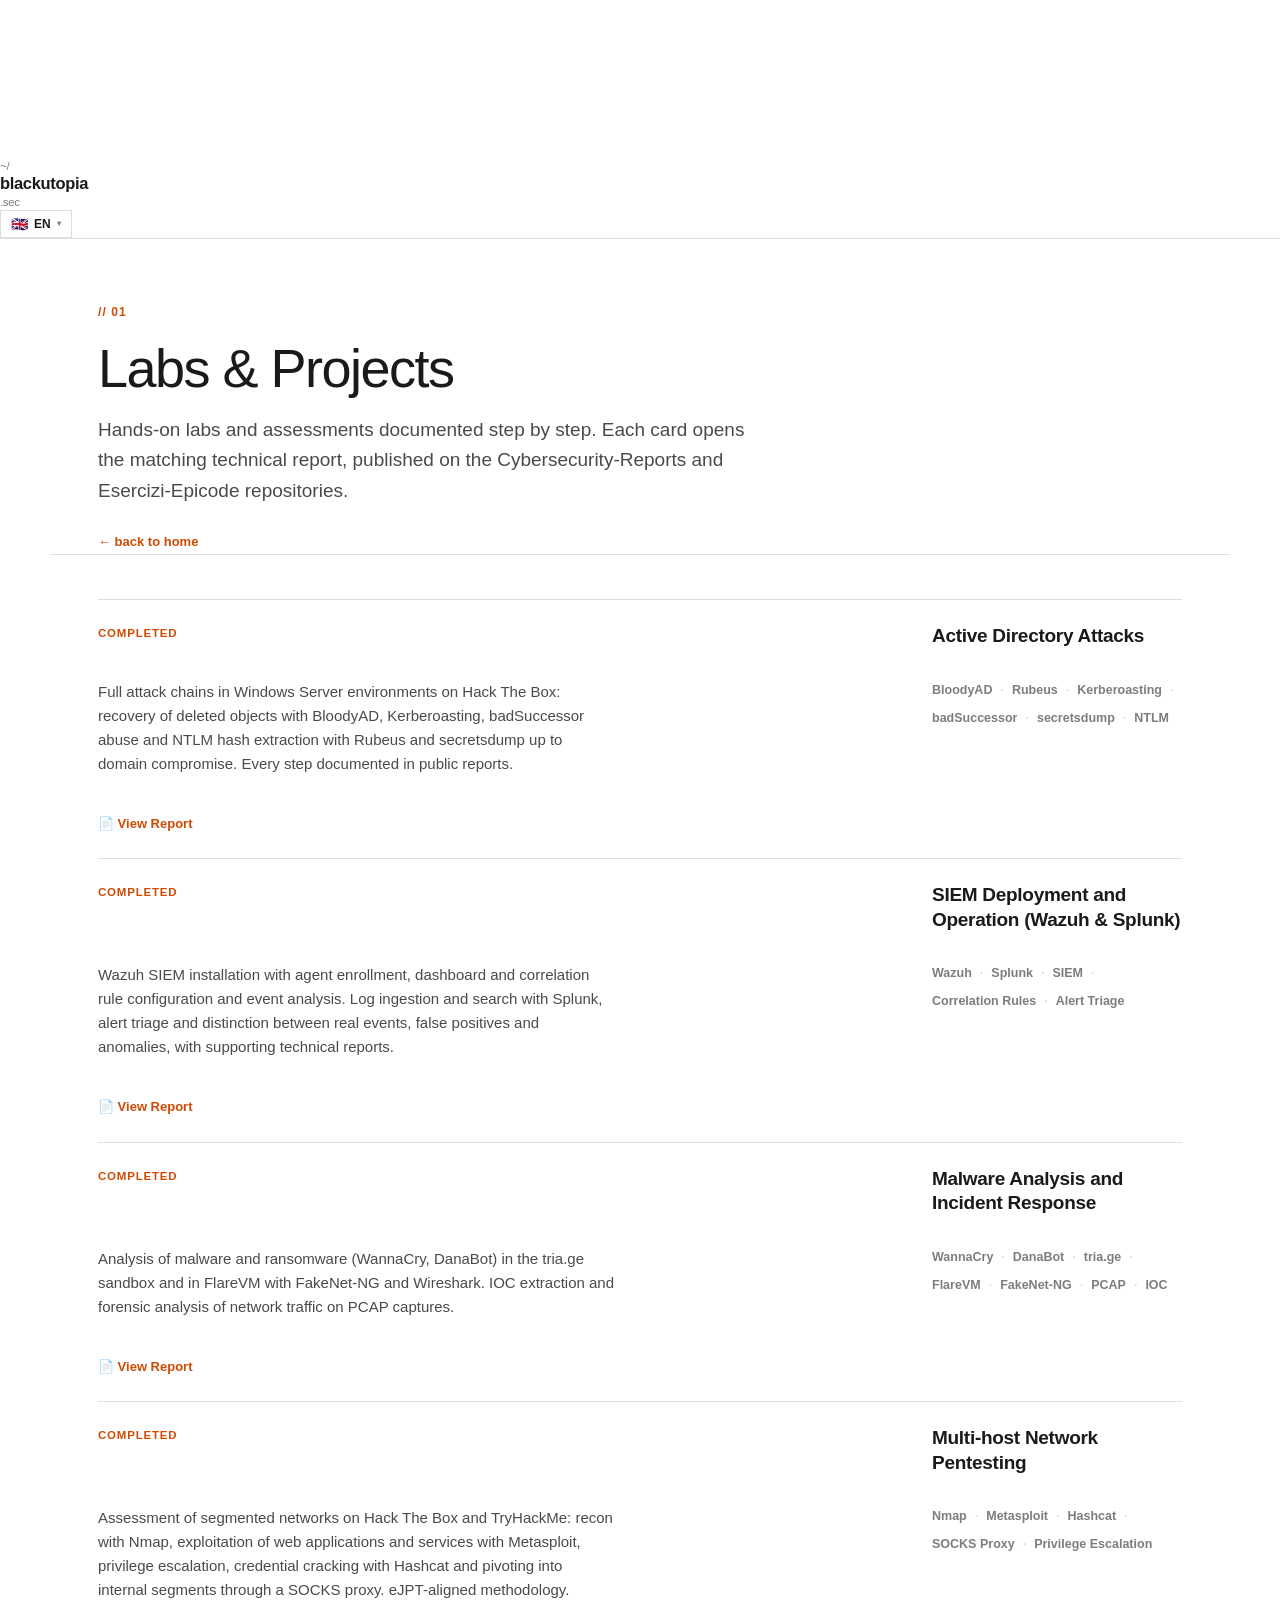
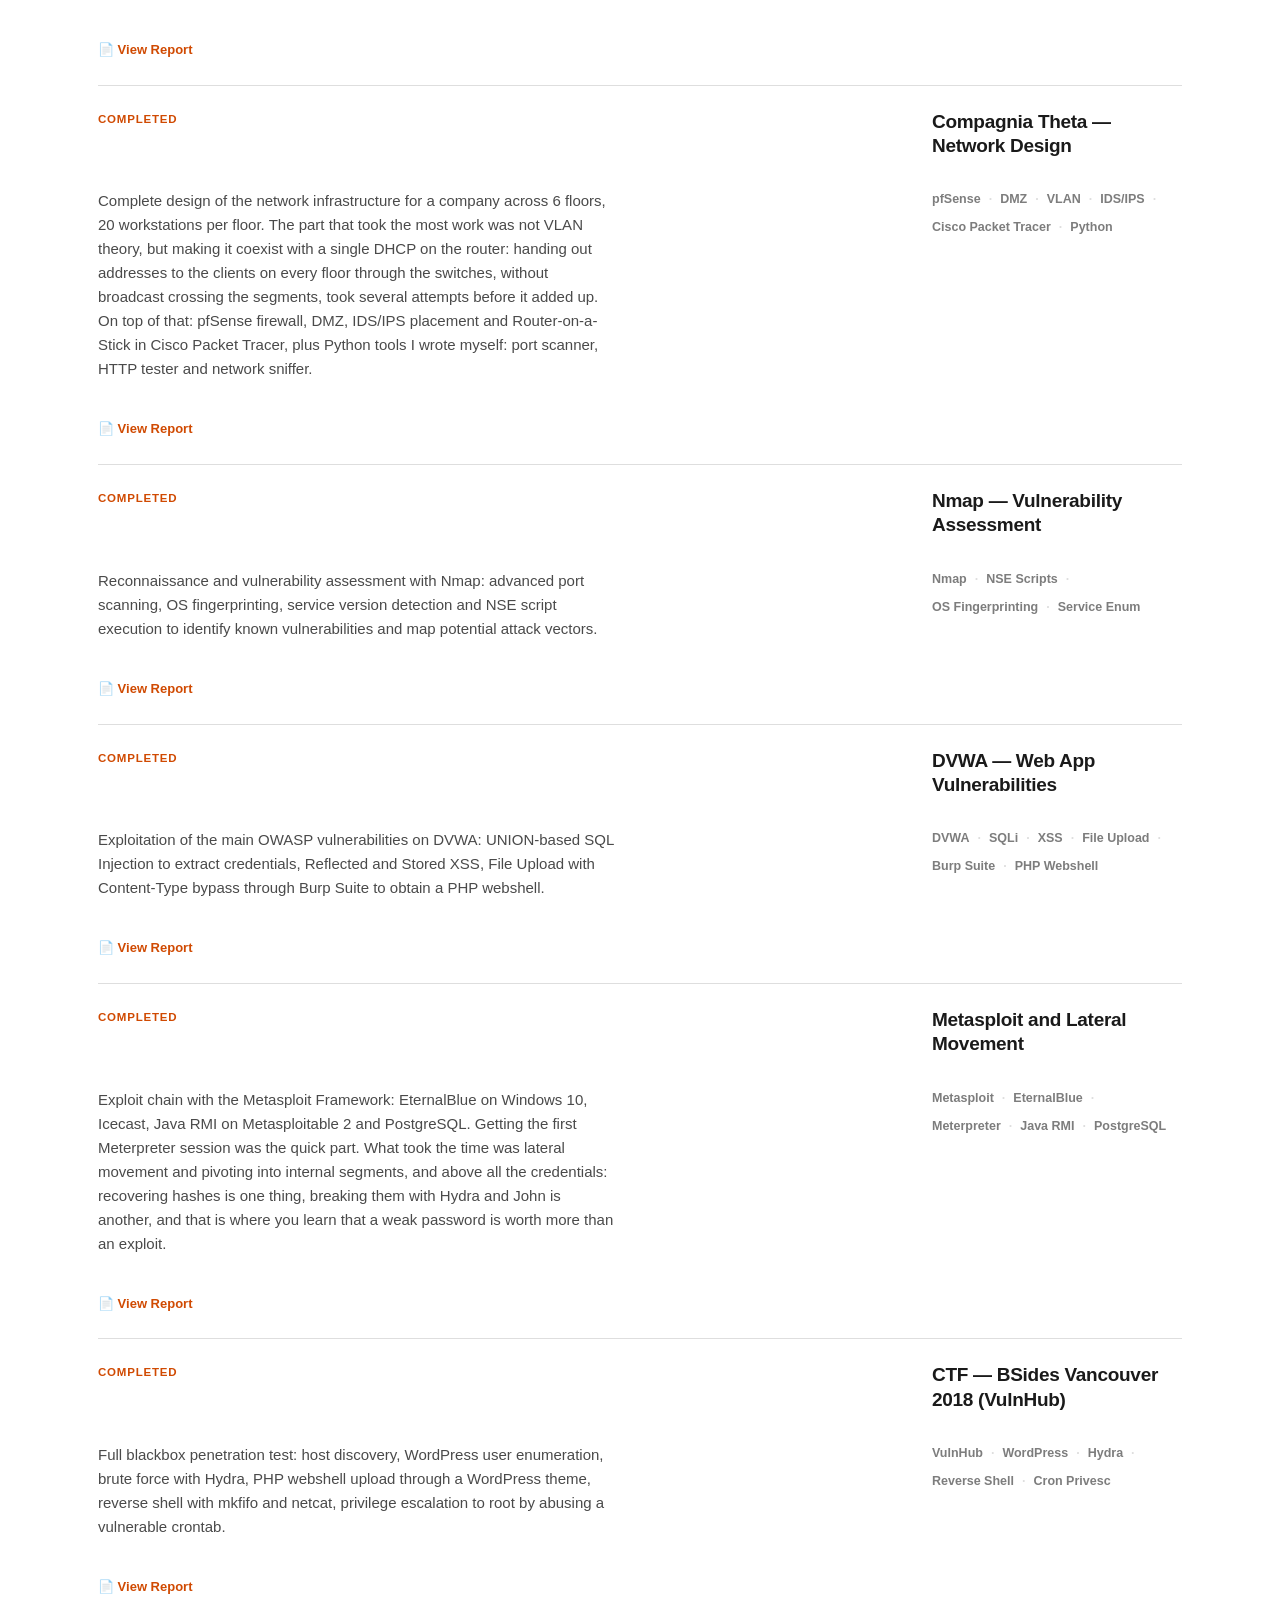
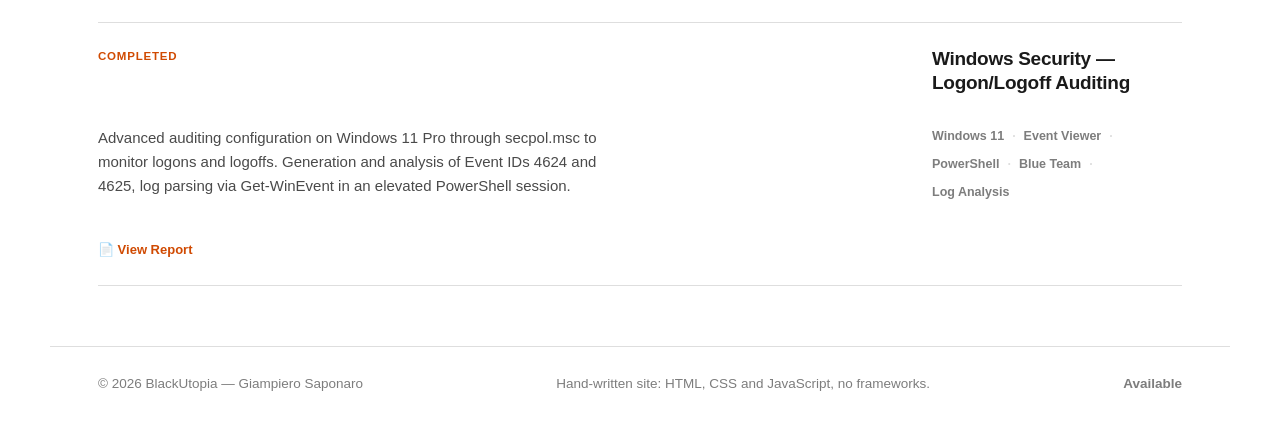
<file: labs.html>
<!DOCTYPE html>
<html lang="it">
<head>
<meta charset="UTF-8">
<meta name="viewport" content="width=device-width, initial-scale=1.0">
<title>Lab &amp; Progetti &mdash; BlackUtopia</title>
<meta name="description" content="Laboratori e progetti di cybersecurity di Giampiero Saponaro: SIEM, Active Directory, malware analysis e pentesting.">
<meta http-equiv="Content-Security-Policy" content="
default-src 'self';
style-src 'self' 'unsafe-inline' https://fonts.googleapis.com;
font-src 'self' https://fonts.gstatic.com;
script-src 'self' 'unsafe-inline';
img-src 'self' data:;
connect-src 'none';
frame-ancestors 'none';
upgrade-insecure-requests;
">
<meta name="referrer" content="no-referrer">
<meta http-equiv="X-Frame-Options" content="DENY">
<meta http-equiv="X-Content-Type-Options" content="nosniff">
<link href="https://fonts.googleapis.com/css2?family=Share+Tech+Mono&family=Bebas+Neue&family=Rajdhani:wght@400;500;600;700&display=swap" rel="stylesheet">
<link rel="stylesheet" href="style.css">
</head>
<body data-page-title="labs.title">
<canvas id="matrix-canvas"></canvas>
<nav>
<div class="nav-logo"><span>~/</span>blackutopia<span>.sec</span></div>
<div class="nav-actions">
<div class="lang-switch">
<button class="lang-btn" aria-label="Cambia lingua" data-i18n-aria="lang.aria" aria-expanded="false">
<span class="lang-flag">🇮🇹</span><span class="lang-code">IT</span><span class="lang-caret">▾</span>
</button>
<ul class="lang-menu">
<li><button data-lang="it"><span class="lang-flag">🇮🇹</span>Italiano</button></li>
<li><button data-lang="en"><span class="lang-flag">🇬🇧</span>English</button></li>
<li><button data-lang="es"><span class="lang-flag">🇪🇸</span>Español</button></li>
<li><button data-lang="fr"><span class="lang-flag">🇫🇷</span>Français</button></li>
</ul>
</div>
<button class="menu-toggle" aria-label="Apri il menu" data-i18n-aria="menu.open_aria" aria-expanded="false">
<span></span><span></span><span></span>
</button>
</div>
</nav>
<div class="menu-overlay">
<div class="menu-top">
<div class="menu-label" data-i18n="menu.label">// navigazione</div>
<button class="menu-close">
<span class="menu-close-x">&times;</span><span data-i18n="menu.close">chiudi</span>
</button>
</div>
<ul class="menu-list">
<li><a href="./"><span class="menu-num">01</span><span class="menu-text" data-i18n="menu.home">Home</span><span class="menu-arrow">&rarr;</span></a></li>
<li class="current"><a href="labs.html"><span class="menu-num">02</span><span class="menu-text" data-i18n="menu.labs">Lab &amp; Progetti</span><span class="menu-arrow">&rarr;</span></a></li>
<li><a href="bootcamp.html"><span class="menu-num">03</span><span class="menu-text" data-i18n="menu.bootcamp">Bootcamp EPICODE</span><span class="menu-arrow">&rarr;</span></a></li>
<li><a href="github.html"><span class="menu-num">04</span><span class="menu-text" data-i18n="menu.github">GitHub</span><span class="menu-arrow">&rarr;</span></a></li>
<li><a href="certs.html"><span class="menu-num">05</span><span class="menu-text" data-i18n="menu.certs">Certificazioni</span><span class="menu-arrow">&rarr;</span></a></li>
<li><a href="blog.html"><span class="menu-num">06</span><span class="menu-text" data-i18n="menu.blog">Blog</span><span class="menu-arrow">&rarr;</span></a></li>
<li><a href="contact.html"><span class="menu-num">07</span><span class="menu-text" data-i18n="menu.contact">Contatti</span><span class="menu-arrow">&rarr;</span></a></li>
</ul>
<div class="menu-footer">
<a href="https://www.linkedin.com/in/giampiero-saponaro-cybersecurity" target="_blank" rel="noopener noreferrer">LinkedIn</a>
<a href="https://github.com/GiampieroSap" target="_blank" rel="noopener noreferrer">GitHub</a>
<a href="https://tryhackme.com/p/BlackUtopia" target="_blank" rel="noopener noreferrer">TryHackMe</a>
<a href="contact.html" data-i18n="menu.write">Scrivimi</a>
</div>
</div>
<header class="page-head">
<div class="page-kicker">// 01</div>
<h1 class="page-title" data-i18n="labs.title">Lab &amp; Progetti</h1>
<p class="page-lead" data-i18n="labs.lead">Laboratori pratici e assessment documentati passo per passo. Ogni card apre il report tecnico corrispondente, pubblicato sui repository Cybersecurity-Reports ed Esercizi-Epicode.</p>
<a class="back-home" href="./" data-i18n="nav.back">&larr; torna alla home</a>
</header>
<section id="labs" class="page-section">
<div class="labs-grid">
<div class="lab-card reveal" data-num="01" onclick="window.open('https://github.com/GiampieroSap/Cybersecurity-Reports','_blank')" style="cursor:pointer;">
<span class="lab-status done" data-i18n="labs.status">Completato</span>
<div class="lab-title" data-i18n="lab1.title">Attacchi ad Active Directory</div>
<p class="lab-desc" data-i18n="lab1.desc">Catene di attacco complete in ambienti Windows Server su Hack The Box: recupero di oggetti eliminati con BloodyAD, Kerberoasting, abuso di badSuccessor ed estrazione di hash NTLM con Rubeus e secretsdump fino alla compromissione del dominio. Ogni passaggio documentato in report pubblici.</p>
<div class="lab-tech">
<span class="lab-tag">BloodyAD</span>
<span class="lab-tag">Rubeus</span>
<span class="lab-tag">Kerberoasting</span>
<span class="lab-tag">badSuccessor</span>
<span class="lab-tag">secretsdump</span>
<span class="lab-tag">NTLM</span>
</div>
<div class="lab-pdf-hint" data-i18n="labs.report">📄 Visualizza Report</div>
</div>

<div class="lab-card reveal" data-num="02" onclick="window.open('https://github.com/GiampieroSap/Cybersecurity-Reports','_blank')" style="cursor:pointer;">
<span class="lab-status done" data-i18n="labs.status">Completato</span>
<div class="lab-title" data-i18n="lab2.title">Deployment e uso di SIEM (Wazuh &amp; Splunk)</div>
<p class="lab-desc" data-i18n="lab2.desc">Installazione di Wazuh SIEM con enrollment degli agenti, configurazione di dashboard e regole di correlazione e analisi degli eventi. Ingestione e ricerca di log con Splunk, triage delle alert e distinzione tra eventi reali, falsi positivi e anomalie, con report tecnici a corredo.</p>
<div class="lab-tech">
<span class="lab-tag">Wazuh</span>
<span class="lab-tag">Splunk</span>
<span class="lab-tag">SIEM</span>
<span class="lab-tag">Correlation Rules</span>
<span class="lab-tag">Alert Triage</span>
</div>
<div class="lab-pdf-hint" data-i18n="labs.report">📄 Visualizza Report</div>
</div>

<div class="lab-card reveal" data-num="03" onclick="window.open('https://github.com/GiampieroSap/Cybersecurity-Reports','_blank')" style="cursor:pointer;">
<span class="lab-status done" data-i18n="labs.status">Completato</span>
<div class="lab-title" data-i18n="lab3.title">Analisi malware e incident response</div>
<p class="lab-desc" data-i18n="lab3.desc">Analisi di malware e ransomware (WannaCry, DanaBot) in sandbox tria.ge e in FlareVM con FakeNet-NG e Wireshark. Estrazione di IOC e analisi forense del traffico di rete su cattura PCAP.</p>
<div class="lab-tech">
<span class="lab-tag">WannaCry</span>
<span class="lab-tag">DanaBot</span>
<span class="lab-tag">tria.ge</span>
<span class="lab-tag">FlareVM</span>
<span class="lab-tag">FakeNet-NG</span>
<span class="lab-tag">PCAP</span>
<span class="lab-tag">IOC</span>
</div>
<div class="lab-pdf-hint" data-i18n="labs.report">📄 Visualizza Report</div>
</div>

<div class="lab-card reveal" data-num="04" onclick="window.open('https://github.com/GiampieroSap/Cybersecurity-Reports','_blank')" style="cursor:pointer;">
<span class="lab-status done" data-i18n="labs.status">Completato</span>
<div class="lab-title" data-i18n="lab4.title">Pentesting su rete multi-host</div>
<p class="lab-desc" data-i18n="lab4.desc">Assessment di reti segmentate su Hack The Box e TryHackMe: recon con Nmap, exploitation di applicazioni web e servizi con Metasploit, privilege escalation, cracking di credenziali con Hashcat e pivoting verso segmenti interni tramite proxy SOCKS. Metodologia allineata all'eJPT.</p>
<div class="lab-tech">
<span class="lab-tag">Nmap</span>
<span class="lab-tag">Metasploit</span>
<span class="lab-tag">Hashcat</span>
<span class="lab-tag">SOCKS Proxy</span>
<span class="lab-tag">Privilege Escalation</span>
</div>
<div class="lab-pdf-hint" data-i18n="labs.report">📄 Visualizza Report</div>
</div>

<div class="lab-card reveal" data-num="05" onclick="window.open('https://github.com/GiampieroSap/Esercizi-Epicode/blob/main/unit%C3%A0%201%20epicode/BUILD%20WEEK%201/Compagnia_Theta_Report.pdf','_blank')" style="cursor:pointer;">
<span class="lab-status done" data-i18n="labs.status">Completato</span>
<div class="lab-title" data-i18n="lab5.title">Compagnia Theta &mdash; Network Design</div>
<p class="lab-desc" data-i18n="lab5.desc">Progettazione completa di infrastruttura di rete aziendale su 6 piani e 120 postazioni. Firewall pfSense, DMZ, segmentazione VLAN, posizionamento IDS/IPS, configurazione Router-on-a-Stick in Cisco Packet Tracer e sviluppo di tool Python custom (port scanner, HTTP tester, network sniffer).</p>
<div class="lab-tech">
<span class="lab-tag">pfSense</span>
<span class="lab-tag">DMZ</span>
<span class="lab-tag">VLAN</span>
<span class="lab-tag">IDS/IPS</span>
<span class="lab-tag">Cisco Packet Tracer</span>
<span class="lab-tag">Python</span>
</div>
<div class="lab-pdf-hint" data-i18n="labs.report">📄 Visualizza Report</div>
</div>

<div class="lab-card reveal" data-num="06" onclick="window.open('https://github.com/GiampieroSap/Esercizi-Epicode/blob/main/unit%C3%A0%202%20epicode/SETTIMANA%205/vulnerability_assessment_nmap_S5_L4_Report.pdf','_blank')" style="cursor:pointer;">
<span class="lab-status done" data-i18n="labs.status">Completato</span>
<div class="lab-title" data-i18n="lab6.title">Nmap &mdash; Vulnerability Assessment</div>
<p class="lab-desc" data-i18n="lab6.desc">Attività di ricognizione e vulnerability assessment con Nmap: port scanning avanzato, OS fingerprinting, version detection sui servizi ed esecuzione di NSE scripts per identificare vulnerabilità note e mappare i potenziali vettori d'attacco.</p>
<div class="lab-tech">
<span class="lab-tag">Nmap</span>
<span class="lab-tag">NSE Scripts</span>
<span class="lab-tag">OS Fingerprinting</span>
<span class="lab-tag">Service Enum</span>
</div>
<div class="lab-pdf-hint" data-i18n="labs.report">📄 Visualizza Report</div>
</div>

<div class="lab-card reveal" data-num="07" onclick="window.open('https://github.com/GiampieroSap/Esercizi-Epicode','_blank')" style="cursor:pointer;">
<span class="lab-status done" data-i18n="labs.status">Completato</span>
<div class="lab-title" data-i18n="lab7.title">DVWA &mdash; Web App Vulnerabilities</div>
<p class="lab-desc" data-i18n="lab7.desc">Sfruttamento delle principali vulnerabilità OWASP su DVWA: SQL Injection UNION-based per l'estrazione di credenziali, XSS Reflected e Stored, File Upload con bypass del Content-Type tramite Burp Suite per ottenere una webshell PHP.</p>
<div class="lab-tech">
<span class="lab-tag">DVWA</span>
<span class="lab-tag">SQLi</span>
<span class="lab-tag">XSS</span>
<span class="lab-tag">File Upload</span>
<span class="lab-tag">Burp Suite</span>
<span class="lab-tag">PHP Webshell</span>
</div>
<div class="lab-pdf-hint" data-i18n="labs.report">📄 Visualizza Report</div>
</div>

<div class="lab-card reveal" data-num="08" onclick="window.open('https://github.com/GiampieroSap/Esercizi-Epicode','_blank')" style="cursor:pointer;">
<span class="lab-status done" data-i18n="labs.status">Completato</span>
<div class="lab-title" data-i18n="lab8.title">Metasploit Exploitation Suite</div>
<p class="lab-desc" data-i18n="lab8.desc">Catena di exploit con Metasploit Framework: EternalBlue (MS17-010) su Windows 10 con SYSTEM shell e dump delle credenziali Tomcat, exploit Icecast con post-exploitation Meterpreter, Java RMI su Metasploitable 2 e PostgreSQL con privilege escalation via SUID su nmap.</p>
<div class="lab-tech">
<span class="lab-tag">Metasploit</span>
<span class="lab-tag">EternalBlue</span>
<span class="lab-tag">Meterpreter</span>
<span class="lab-tag">Java RMI</span>
<span class="lab-tag">PostgreSQL</span>
</div>
<div class="lab-pdf-hint" data-i18n="labs.report">📄 Visualizza Report</div>
</div>

<div class="lab-card reveal" data-num="09" onclick="window.open('https://github.com/GiampieroSap/Esercizi-Epicode','_blank')" style="cursor:pointer;">
<span class="lab-status done" data-i18n="labs.status">Completato</span>
<div class="lab-title" data-i18n="lab9.title">CTF &mdash; BSides Vancouver 2018 (VulnHub)</div>
<p class="lab-desc" data-i18n="lab9.desc">Penetration test completo in blackbox: host discovery, enumerazione utenti WordPress, brute force con Hydra, upload di webshell PHP via tema WordPress, reverse shell con mkfifo e netcat, privilege escalation a root sfruttando un crontab vulnerabile.</p>
<div class="lab-tech">
<span class="lab-tag">VulnHub</span>
<span class="lab-tag">WordPress</span>
<span class="lab-tag">Hydra</span>
<span class="lab-tag">Reverse Shell</span>
<span class="lab-tag">Cron Privesc</span>
</div>
<div class="lab-pdf-hint" data-i18n="labs.report">📄 Visualizza Report</div>
</div>

<div class="lab-card reveal" data-num="10" onclick="window.open('https://github.com/GiampieroSap/Esercizi-Epicode','_blank')" style="cursor:pointer;">
<span class="lab-status done" data-i18n="labs.status">Completato</span>
<div class="lab-title" data-i18n="lab10.title">Windows Security &mdash; Audit Login/Logoff</div>
<p class="lab-desc" data-i18n="lab10.desc">Configurazione di auditing avanzato su Windows 11 Pro tramite secpol.msc per il monitoraggio di accessi e disconnessioni. Generazione e analisi degli Event ID 4624 e 4625, parsing dei log via Get-WinEvent in PowerShell elevato.</p>
<div class="lab-tech">
<span class="lab-tag">Windows 11</span>
<span class="lab-tag">Event Viewer</span>
<span class="lab-tag">PowerShell</span>
<span class="lab-tag">Blue Team</span>
<span class="lab-tag">Log Analysis</span>
</div>
<div class="lab-pdf-hint" data-i18n="labs.report">📄 Visualizza Report</div>
</div>
</div>
</section>
<footer>
<span>&copy; 2026 BlackUtopia &mdash; Giampiero Saponaro</span>
<span data-i18n="footer.built">Built with 💀 and too much caffeine</span>
<span style="color: var(--green)" data-i18n="footer.open">[ OPEN TO WORK ]</span>
</footer>
<script src="i18n.js"></script>
<script src="script.js"></script>
</body>
</html>
</file>
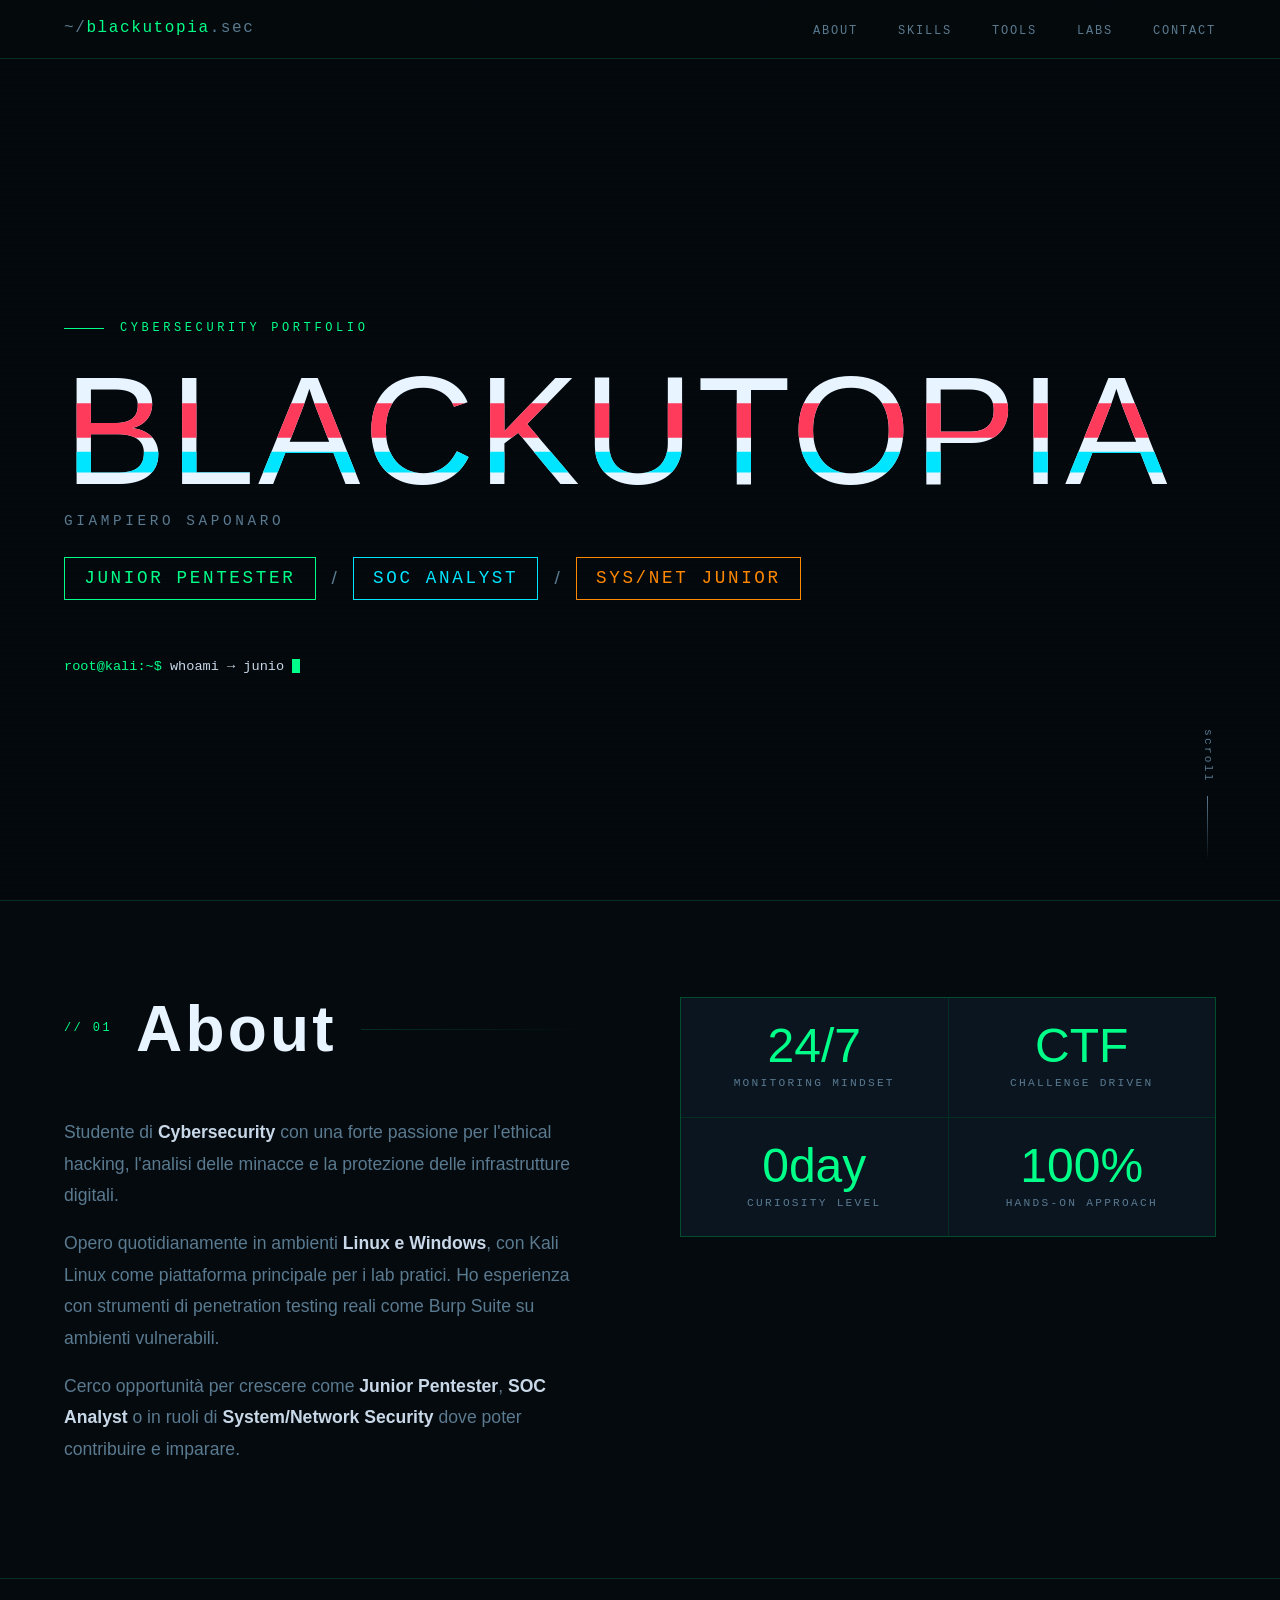
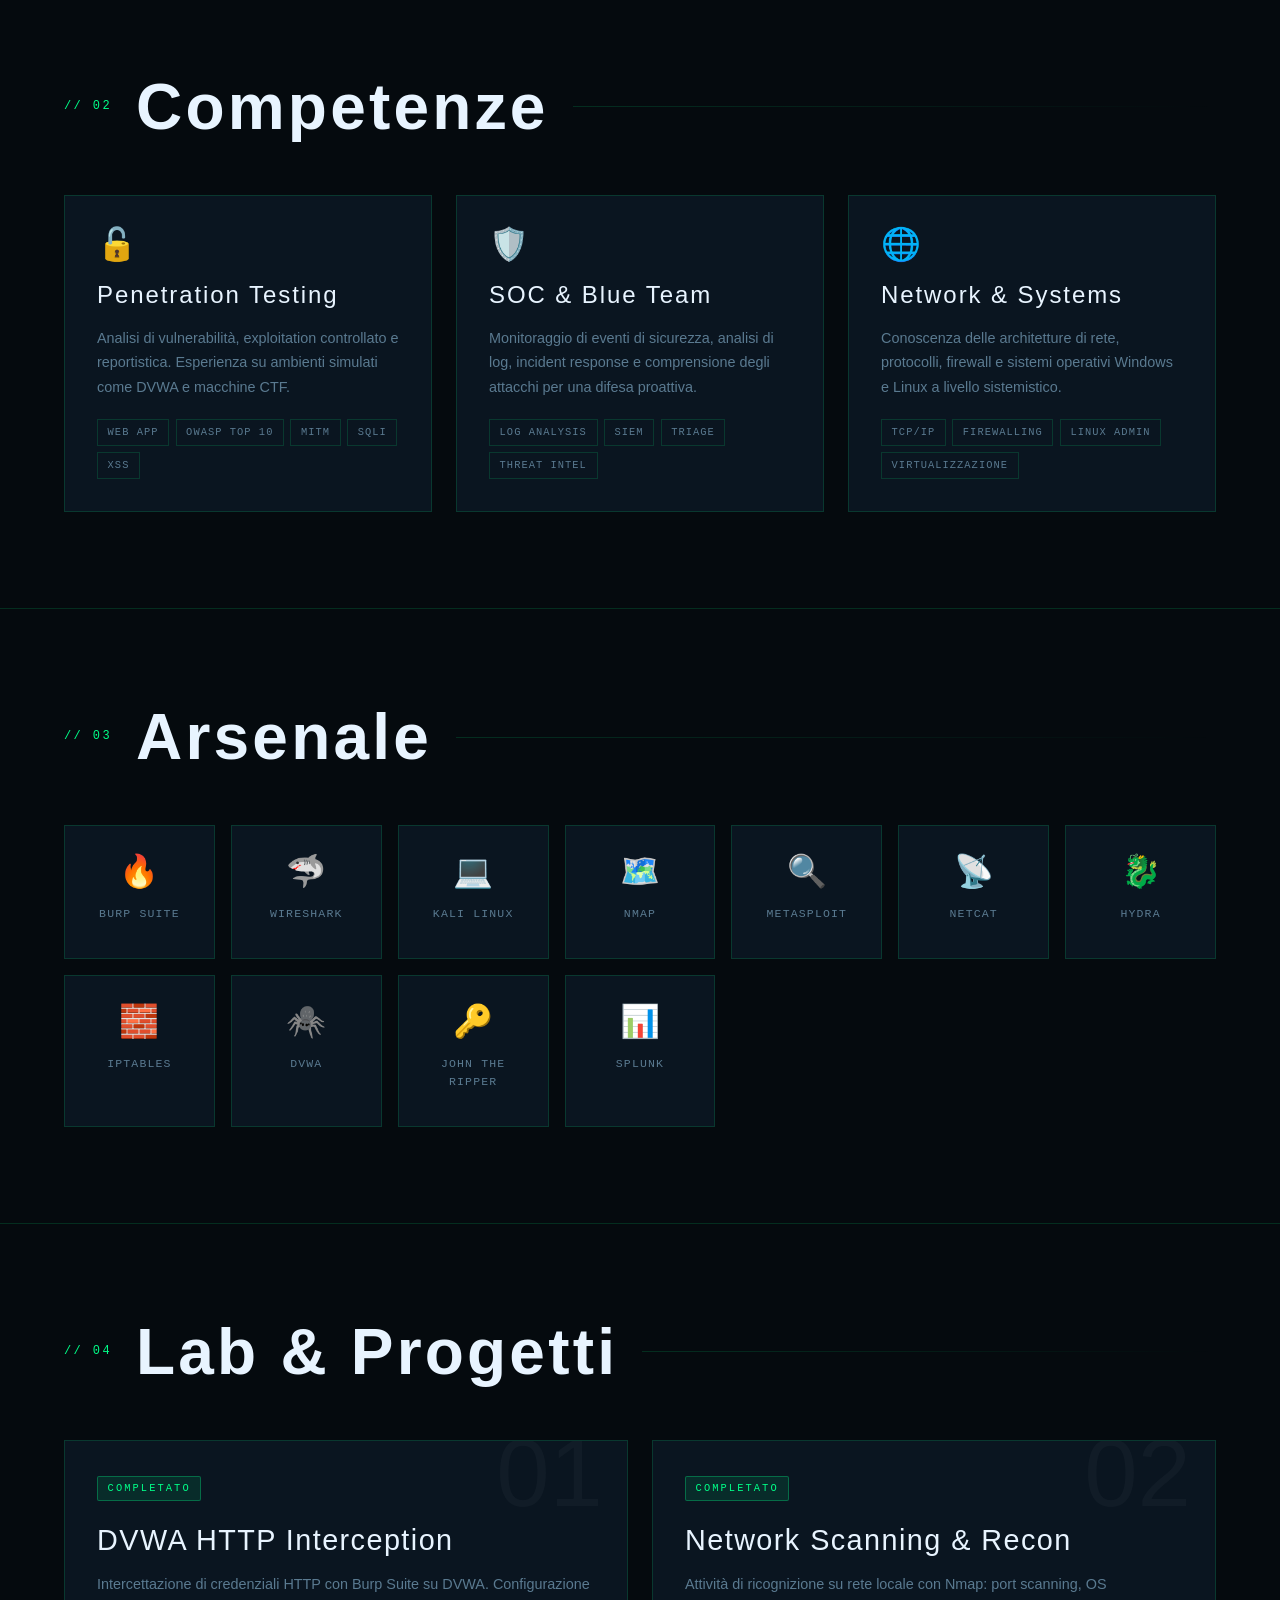
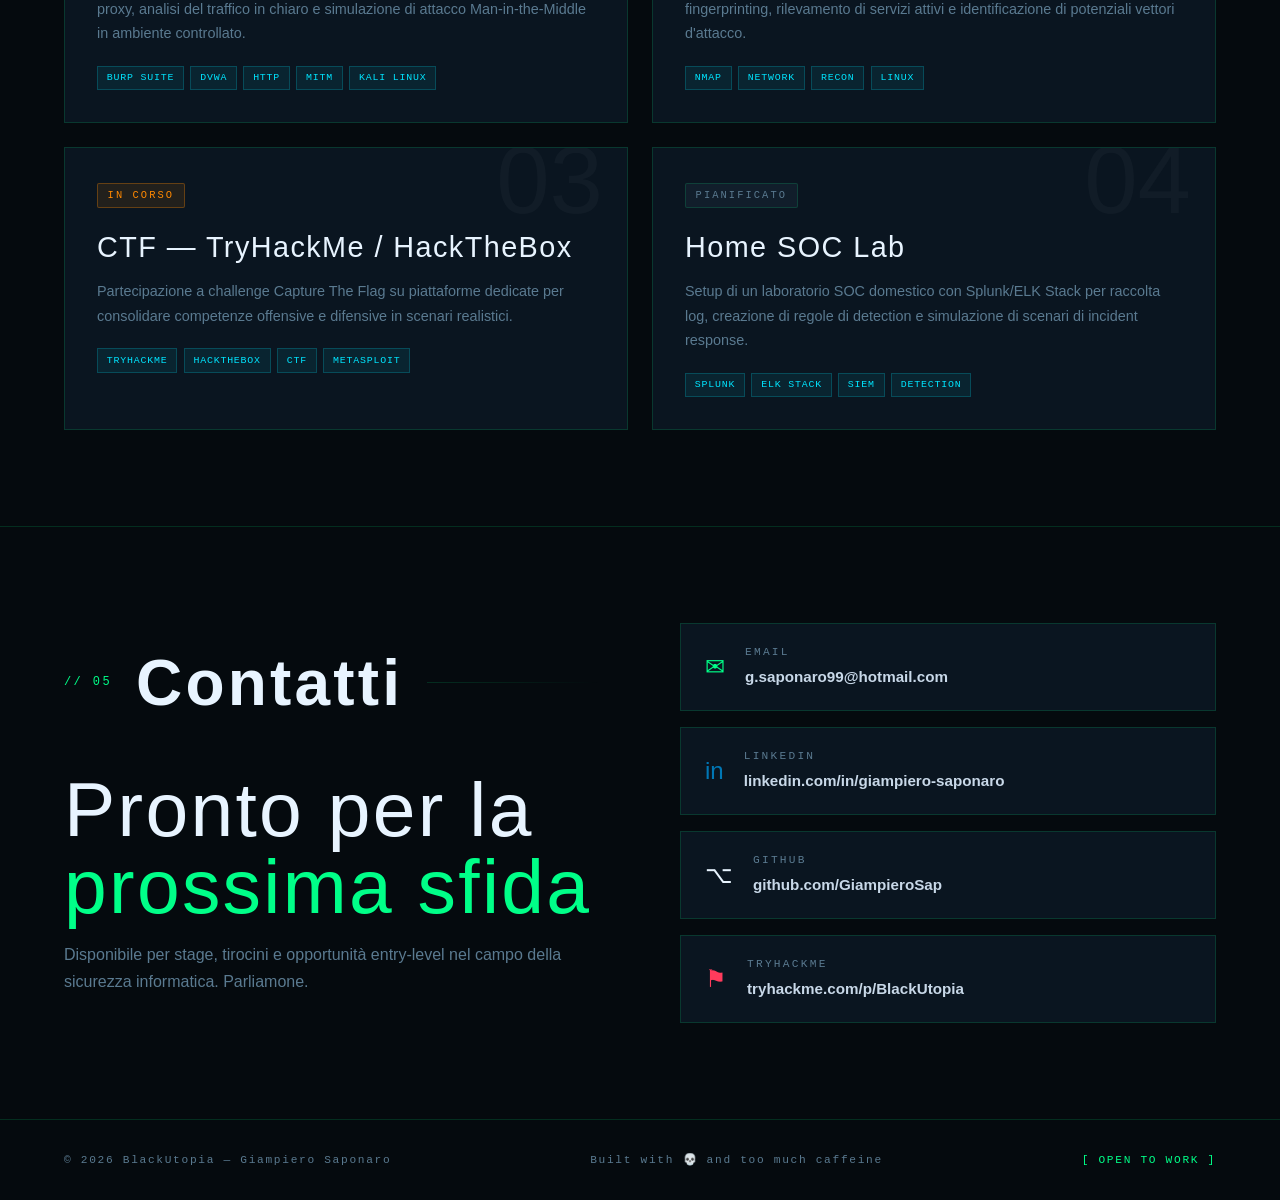
<file: portfolio.html>
<!DOCTYPE html>
<html lang="it">
<head>
<meta charset="UTF-8">
<meta name="viewport" content="width=device-width, initial-scale=1.0">
<title>BlackUtopia — Cybersecurity Portfolio</title>

<!-- ══ SECURITY HEADERS ══ -->
<!-- Blocca risorse da origini non autorizzate -->
<meta http-equiv="Content-Security-Policy" content="
  default-src 'self';
  style-src 'self' 'unsafe-inline' https://fonts.googleapis.com;
  font-src 'self' https://fonts.gstatic.com;
  script-src 'self' 'unsafe-inline';
  img-src 'self' data:;
  connect-src 'none';
  frame-ancestors 'none';
  upgrade-insecure-requests;
">
<!-- Nasconde il referrer: il sito di destinazione non sa da dove arrivi -->
<meta name="referrer" content="no-referrer">
<!-- Blocca il clickjacking: impedisce che il sito sia embeddato in iframe -->
<meta http-equiv="X-Frame-Options" content="DENY">
<!-- Impedisce al browser di indovinare il tipo di file (MIME sniffing) -->
<meta http-equiv="X-Content-Type-Options" content="nosniff">
<!-- Forza HTTPS su tutte le risorse della pagina -->
<meta http-equiv="Content-Security-Policy" content="upgrade-insecure-requests">

<link href="https://fonts.googleapis.com/css2?family=Share+Tech+Mono&family=Bebas+Neue&family=Rajdhani:wght@400;500;600;700&display=swap" rel="stylesheet">
<style>
  :root {
    --green: #00ff88;
    --cyan: #00e5ff;
    --red: #ff3b5c;
    --dark: #050a0e;
    --dark2: #0a1520;
    --dark3: #0f1f2e;
    --border: rgba(0,255,136,0.15);
    --text: #c8d8e8;
    --muted: #5a7a90;
  }
  * { margin: 0; padding: 0; box-sizing: border-box; }

  html { scroll-behavior: smooth; }

  body {
    background: var(--dark);
    color: var(--text);
    font-family: 'Rajdhani', sans-serif;
    font-size: 16px;
    line-height: 1.6;
    overflow-x: hidden;
  }

  /* ── CANVAS BG ── */
  #matrix-canvas {
    position: fixed;
    top: 0; left: 0;
    width: 100%; height: 100%;
    opacity: 0.07;
    pointer-events: none;
    z-index: 0;
  }

  /* ── SCAN LINE OVERLAY ── */
  body::before {
    content: '';
    position: fixed;
    top: 0; left: 0; right: 0; bottom: 0;
    background: repeating-linear-gradient(
      0deg,
      transparent,
      transparent 2px,
      rgba(0,0,0,0.03) 2px,
      rgba(0,0,0,0.03) 4px
    );
    pointer-events: none;
    z-index: 1;
  }

  /* ── NAV ── */
  nav {
    position: fixed;
    top: 0; left: 0; right: 0;
    z-index: 100;
    padding: 1rem 4rem;
    display: flex;
    justify-content: space-between;
    align-items: center;
    background: rgba(5,10,14,0.85);
    backdrop-filter: blur(12px);
    border-bottom: 1px solid var(--border);
  }

  .nav-logo {
    font-family: 'Share Tech Mono', monospace;
    font-size: 1rem;
    color: var(--green);
    letter-spacing: 0.1em;
  }
  .nav-logo span { color: var(--muted); }

  .hero-realname {
    font-family: 'Share Tech Mono', monospace;
    font-size: 0.9rem;
    letter-spacing: 0.25em;
    color: var(--muted);
    margin-top: 0.6rem;
    text-transform: uppercase;
  }

  .nav-links { display: flex; gap: 2.5rem; list-style: none; }
  .nav-links a {
    font-family: 'Share Tech Mono', monospace;
    font-size: 0.75rem;
    letter-spacing: 0.15em;
    color: var(--muted);
    text-decoration: none;
    text-transform: uppercase;
    transition: color 0.2s;
    position: relative;
  }
  .nav-links a::after {
    content: '';
    position: absolute;
    bottom: -4px; left: 0;
    width: 0; height: 1px;
    background: var(--green);
    transition: width 0.2s;
  }
  .nav-links a:hover { color: var(--green); }
  .nav-links a:hover::after { width: 100%; }

  /* ── SECTIONS ── */
  section { position: relative; z-index: 2; }

  /* ── HERO ── */
  #hero {
    min-height: 100vh;
    display: flex;
    flex-direction: column;
    justify-content: center;
    padding: 0 4rem;
    padding-top: 6rem;
  }

  .hero-tag {
    font-family: 'Share Tech Mono', monospace;
    font-size: 0.75rem;
    color: var(--green);
    letter-spacing: 0.3em;
    text-transform: uppercase;
    margin-bottom: 1.5rem;
    display: flex;
    align-items: center;
    gap: 1rem;
  }
  .hero-tag::before {
    content: '';
    display: inline-block;
    width: 2.5rem;
    height: 1px;
    background: var(--green);
  }

  .hero-name {
    font-family: 'Bebas Neue', sans-serif;
    font-size: clamp(5rem, 12vw, 10rem);
    line-height: 0.9;
    letter-spacing: 0.02em;
    color: #e8f4ff;
    position: relative;
    display: inline-block;
  }

  .hero-name .glitch-wrap {
    position: relative;
    display: inline-block;
  }
  .hero-name .glitch-wrap::before,
  .hero-name .glitch-wrap::after {
    content: attr(data-text);
    position: absolute;
    top: 0; left: 0;
    font-family: 'Bebas Neue', sans-serif;
    font-size: 1em;
    line-height: 0.9;
  }
  .hero-name .glitch-wrap::before {
    color: var(--red);
    animation: glitch1 4s infinite;
    clip-path: polygon(0 30%, 100% 30%, 100% 55%, 0 55%);
  }
  .hero-name .glitch-wrap::after {
    color: var(--cyan);
    animation: glitch2 4s infinite;
    clip-path: polygon(0 65%, 100% 65%, 100% 80%, 0 80%);
  }
  @keyframes glitch1 {
    0%,90%,100% { transform: translate(0); opacity: 0; }
    92% { transform: translate(-3px,1px); opacity: 0.8; }
    94% { transform: translate(3px,-1px); opacity: 0.8; }
    96% { transform: translate(0); opacity: 0; }
  }
  @keyframes glitch2 {
    0%,88%,100% { transform: translate(0); opacity: 0; }
    90% { transform: translate(4px,2px); opacity: 0.7; }
    93% { transform: translate(-4px,-2px); opacity: 0.7; }
    95% { transform: translate(0); opacity: 0; }
  }

  .hero-titles {
    margin-top: 1.5rem;
    display: flex;
    align-items: center;
    gap: 0;
    flex-wrap: wrap;
  }

  .hero-role {
    font-family: 'Share Tech Mono', monospace;
    font-size: clamp(0.85rem, 2vw, 1.1rem);
    letter-spacing: 0.15em;
    padding: 0.4rem 1.2rem;
    border: 1px solid;
    margin-right: 1rem;
    margin-bottom: 0.5rem;
    text-transform: uppercase;
    transition: all 0.2s;
    cursor: default;
  }
  .hero-role.r1 { color: var(--green); border-color: var(--green); }
  .hero-role.r2 { color: var(--cyan); border-color: var(--cyan); }
  .hero-role.r3 { color: #ff8800; border-color: #ff8800; }
  .hero-role:hover { background: rgba(255,255,255,0.05); }

  .hero-sep { color: var(--muted); font-size: 1.2rem; margin-right: 1rem; margin-bottom: 0.5rem; }

  .terminal-line {
    margin-top: 3rem;
    font-family: 'Share Tech Mono', monospace;
    font-size: 0.85rem;
    color: var(--muted);
    display: flex;
    align-items: center;
    gap: 0.5rem;
  }
  .terminal-line .prompt { color: var(--green); }
  #typed-text { color: var(--text); }
  .cursor {
    display: inline-block;
    width: 8px; height: 14px;
    background: var(--green);
    animation: blink 1s step-end infinite;
    vertical-align: middle;
  }
  @keyframes blink { 0%,100% { opacity: 1; } 50% { opacity: 0; } }

  .hero-scroll {
    position: absolute;
    bottom: 2.5rem;
    right: 4rem;
    font-family: 'Share Tech Mono', monospace;
    font-size: 0.7rem;
    letter-spacing: 0.2em;
    color: var(--muted);
    writing-mode: vertical-rl;
    display: flex;
    align-items: center;
    gap: 0.8rem;
  }
  .hero-scroll::after {
    content: '';
    display: block;
    width: 1px;
    height: 4rem;
    background: linear-gradient(to bottom, var(--muted), transparent);
  }

  /* ── DIVIDERS ── */
  .section-header {
    display: flex;
    align-items: center;
    gap: 1.5rem;
    margin-bottom: 3.5rem;
  }
  .section-num {
    font-family: 'Share Tech Mono', monospace;
    font-size: 0.75rem;
    color: var(--green);
    letter-spacing: 0.2em;
  }
  .section-title {
    font-family: 'Bebas Neue', sans-serif;
    font-size: clamp(2.5rem, 5vw, 4rem);
    letter-spacing: 0.05em;
    color: #e8f4ff;
    line-height: 1;
  }
  .section-line {
    flex: 1;
    height: 1px;
    background: linear-gradient(to right, var(--border), transparent);
  }

  /* ── ABOUT ── */
  #about {
    padding: 6rem 4rem;
    display: grid;
    grid-template-columns: 1fr 1fr;
    gap: 5rem;
    align-items: start;
    border-top: 1px solid var(--border);
  }
  .about-text p {
    color: var(--muted);
    font-size: 1.1rem;
    line-height: 1.8;
    margin-bottom: 1rem;
  }
  .about-text p strong { color: var(--text); font-weight: 600; }

  .about-stats {
    display: grid;
    grid-template-columns: 1fr 1fr;
    gap: 1px;
    background: var(--border);
    border: 1px solid var(--border);
  }
  .stat-box {
    background: var(--dark2);
    padding: 1.5rem;
    text-align: center;
  }
  .stat-num {
    font-family: 'Bebas Neue', sans-serif;
    font-size: 3rem;
    color: var(--green);
    line-height: 1;
    display: block;
  }
  .stat-label {
    font-family: 'Share Tech Mono', monospace;
    font-size: 0.7rem;
    color: var(--muted);
    letter-spacing: 0.2em;
    text-transform: uppercase;
    margin-top: 0.3rem;
    display: block;
  }

  /* ── SKILLS ── */
  #skills {
    padding: 6rem 4rem;
    border-top: 1px solid var(--border);
  }

  .skills-grid {
    display: grid;
    grid-template-columns: repeat(3, 1fr);
    gap: 1.5rem;
  }

  .skill-card {
    background: var(--dark2);
    border: 1px solid var(--border);
    padding: 2rem;
    position: relative;
    overflow: hidden;
    transition: border-color 0.3s, transform 0.3s;
  }
  .skill-card::before {
    content: '';
    position: absolute;
    top: 0; left: 0;
    width: 100%; height: 2px;
    background: var(--accent, var(--green));
    transform: scaleX(0);
    transform-origin: left;
    transition: transform 0.3s;
  }
  .skill-card:hover { border-color: rgba(0,255,136,0.35); transform: translateY(-3px); }
  .skill-card:hover::before { transform: scaleX(1); }

  .skill-icon {
    font-size: 2rem;
    margin-bottom: 1rem;
    display: block;
    line-height: 1;
  }
  .skill-card-title {
    font-family: 'Bebas Neue', sans-serif;
    font-size: 1.5rem;
    letter-spacing: 0.08em;
    color: #e8f4ff;
    margin-bottom: 0.75rem;
  }
  .skill-card p {
    font-size: 0.9rem;
    color: var(--muted);
    line-height: 1.7;
    margin-bottom: 1.25rem;
  }

  .skill-tags { display: flex; flex-wrap: wrap; gap: 0.4rem; }
  .skill-tag {
    font-family: 'Share Tech Mono', monospace;
    font-size: 0.65rem;
    letter-spacing: 0.1em;
    padding: 0.25rem 0.6rem;
    border: 1px solid var(--border);
    color: var(--muted);
    text-transform: uppercase;
    transition: all 0.2s;
  }
  .skill-card:hover .skill-tag {
    border-color: rgba(0,255,136,0.3);
    color: var(--text);
  }

  /* ── TOOLS ── */
  #tools {
    padding: 6rem 4rem;
    border-top: 1px solid var(--border);
  }

  .tools-grid {
    display: grid;
    grid-template-columns: repeat(auto-fill, minmax(140px, 1fr));
    gap: 1rem;
  }

  .tool-item {
    background: var(--dark2);
    border: 1px solid var(--border);
    padding: 1.25rem 1rem;
    text-align: center;
    transition: all 0.25s;
    cursor: default;
    position: relative;
    overflow: hidden;
  }
  .tool-item::after {
    content: '';
    position: absolute;
    inset: 0;
    background: var(--tool-color, var(--green));
    opacity: 0;
    transition: opacity 0.25s;
  }
  .tool-item:hover { transform: translateY(-3px); }
  .tool-item:hover::after { opacity: 0.04; }
  .tool-item:hover { border-color: var(--tool-color, var(--green)); }

  .tool-logo {
    font-size: 2rem;
    display: block;
    margin-bottom: 0.5rem;
    position: relative; z-index: 1;
  }
  .tool-name {
    font-family: 'Share Tech Mono', monospace;
    font-size: 0.72rem;
    letter-spacing: 0.1em;
    color: var(--muted);
    text-transform: uppercase;
    position: relative; z-index: 1;
    transition: color 0.25s;
  }
  .tool-item:hover .tool-name { color: var(--text); }

  .tool-bar {
    display: block;
    height: 2px;
    background: var(--tool-color, var(--green));
    margin-top: 0.75rem;
    transform: scaleX(0);
    transform-origin: left;
    transition: transform 0.3s;
    position: relative; z-index: 1;
  }
  .tool-item:hover .tool-bar { transform: scaleX(1); }

  /* ── LABS ── */
  #labs {
    padding: 6rem 4rem;
    border-top: 1px solid var(--border);
  }

  .labs-grid {
    display: grid;
    grid-template-columns: repeat(2, 1fr);
    gap: 1.5rem;
  }

  .lab-card {
    background: var(--dark2);
    border: 1px solid var(--border);
    padding: 2rem;
    position: relative;
    overflow: hidden;
    transition: all 0.3s;
  }
  .lab-card::before {
    content: attr(data-num);
    position: absolute;
    top: -1rem;
    right: 1.5rem;
    font-family: 'Bebas Neue', sans-serif;
    font-size: 6rem;
    color: rgba(255,255,255,0.03);
    line-height: 1;
    pointer-events: none;
  }
  .lab-card:hover { border-color: rgba(0,229,255,0.3); transform: translateY(-3px); }

  .lab-status {
    font-family: 'Share Tech Mono', monospace;
    font-size: 0.65rem;
    letter-spacing: 0.2em;
    text-transform: uppercase;
    padding: 0.2rem 0.6rem;
    border-radius: 2px;
    margin-bottom: 1rem;
    display: inline-block;
  }
  .lab-status.done { background: rgba(0,255,136,0.1); color: var(--green); border: 1px solid rgba(0,255,136,0.3); }
  .lab-status.wip  { background: rgba(255,136,0,0.1);  color: #ff8800;    border: 1px solid rgba(255,136,0,0.3); }
  .lab-status.plan { background: rgba(90,122,144,0.1); color: var(--muted); border: 1px solid var(--border); }

  .lab-title {
    font-family: 'Bebas Neue', sans-serif;
    font-size: 1.8rem;
    letter-spacing: 0.05em;
    color: #e8f4ff;
    margin-bottom: 0.6rem;
  }
  .lab-desc {
    font-size: 0.9rem;
    color: var(--muted);
    line-height: 1.7;
    margin-bottom: 1.25rem;
  }
  .lab-tech { display: flex; flex-wrap: wrap; gap: 0.4rem; }
  .lab-tag {
    font-family: 'Share Tech Mono', monospace;
    font-size: 0.62rem;
    letter-spacing: 0.08em;
    padding: 0.2rem 0.55rem;
    background: rgba(0,229,255,0.07);
    border: 1px solid rgba(0,229,255,0.2);
    color: var(--cyan);
    text-transform: uppercase;
  }

  /* ── CONTACT ── */
  #contact {
    padding: 6rem 4rem;
    border-top: 1px solid var(--border);
    display: grid;
    grid-template-columns: 1fr 1fr;
    gap: 5rem;
    align-items: center;
  }

  .contact-cta {
    font-family: 'Bebas Neue', sans-serif;
    font-size: clamp(3rem, 6vw, 5rem);
    line-height: 1;
    letter-spacing: 0.03em;
    color: #e8f4ff;
  }
  .contact-cta span { color: var(--green); }

  .contact-sub {
    font-size: 1rem;
    color: var(--muted);
    margin-top: 1rem;
    line-height: 1.7;
  }

  .contact-links { display: flex; flex-direction: column; gap: 1rem; }
  .contact-link {
    display: flex;
    align-items: center;
    gap: 1.25rem;
    padding: 1.25rem 1.5rem;
    background: var(--dark2);
    border: 1px solid var(--border);
    text-decoration: none;
    transition: all 0.25s;
    group: true;
  }
  .contact-link:hover { border-color: var(--link-color, var(--green)); background: rgba(0,255,136,0.03); }
  .contact-link-icon {
    font-size: 1.5rem;
    color: var(--link-color, var(--green));
    flex-shrink: 0;
  }
  .contact-link-label {
    font-family: 'Share Tech Mono', monospace;
    font-size: 0.7rem;
    color: var(--muted);
    letter-spacing: 0.2em;
    text-transform: uppercase;
    display: block;
    margin-bottom: 0.15rem;
  }
  .contact-link-val {
    font-size: 0.95rem;
    color: var(--text);
    font-weight: 600;
    transition: color 0.25s;
  }
  .contact-link:hover .contact-link-val { color: var(--link-color, var(--green)); }

  /* ── FOOTER ── */
  footer {
    position: relative; z-index: 2;
    padding: 2rem 4rem;
    border-top: 1px solid var(--border);
    display: flex;
    justify-content: space-between;
    align-items: center;
  }
  footer span {
    font-family: 'Share Tech Mono', monospace;
    font-size: 0.7rem;
    color: var(--muted);
    letter-spacing: 0.15em;
  }

  /* ── REVEAL ANIMATION ── */
  .reveal {
    opacity: 0;
    transform: translateY(28px);
    transition: opacity 0.7s ease, transform 0.7s ease;
  }
  .reveal.visible { opacity: 1; transform: translateY(0); }

  /* ── RESPONSIVE ── */
  @media (max-width: 900px) {
    nav { padding: 1rem 1.5rem; }
    .nav-links { gap: 1.5rem; }
    #hero { padding: 1.5rem; padding-top: 6rem; }
    #about, #skills, #tools, #labs, #contact { padding: 4rem 1.5rem; }
    #about, #contact { grid-template-columns: 1fr; gap: 2.5rem; }
    .skills-grid { grid-template-columns: 1fr 1fr; }
    .labs-grid { grid-template-columns: 1fr; }
    footer { padding: 1.5rem; flex-direction: column; gap: 0.5rem; text-align: center; }
  }
  @media (max-width: 600px) {
    .skills-grid { grid-template-columns: 1fr; }
    .hero-name { font-size: 4.5rem; }
    .nav-links { display: none; }
  }
</style>
</head>
<body>

<canvas id="matrix-canvas"></canvas>

<!-- NAV -->
<nav>
  <div class="nav-logo"><span>~/</span>blackutopia<span>.sec</span></div>
  <ul class="nav-links">
    <li><a href="#about">About</a></li>
    <li><a href="#skills">Skills</a></li>
    <li><a href="#tools">Tools</a></li>
    <li><a href="#labs">Labs</a></li>
    <li><a href="#contact">Contact</a></li>
  </ul>
</nav>

<!-- HERO -->
<section id="hero">
  <div class="hero-tag">Cybersecurity Portfolio</div>
  <div class="hero-name">
    <div class="glitch-wrap" data-text="BLACKUTOPIA">BLACKUTOPIA</div>
  </div>
  <div class="hero-realname">Giampiero Saponaro</div>

  <div class="hero-titles">
    <span class="hero-role r1">Junior Pentester</span>
    <span class="hero-sep">/</span>
    <span class="hero-role r2">SOC Analyst</span>
    <span class="hero-sep">/</span>
    <span class="hero-role r3">Sys/Net Junior</span>
  </div>

  <div class="terminal-line">
    <span class="prompt">root@kali:~$</span>
    <span id="typed-text"></span>
    <span class="cursor"></span>
  </div>

  <div class="hero-scroll">scroll</div>
</section>

<!-- ABOUT -->
<section id="about">
  <div>
    <div class="section-header reveal">
      <span class="section-num">// 01</span>
      <h2 class="section-title">About</h2>
      <div class="section-line"></div>
    </div>
    <div class="about-text reveal">
      <p>Studente di <strong>Cybersecurity</strong> con una forte passione per l'ethical hacking, l'analisi delle minacce e la protezione delle infrastrutture digitali.</p>
      <p>Opero quotidianamente in ambienti <strong>Linux e Windows</strong>, con Kali Linux come piattaforma principale per i lab pratici. Ho esperienza con strumenti di penetration testing reali come Burp Suite su ambienti vulnerabili.</p>
      <p>Cerco opportunità per crescere come <strong>Junior Pentester</strong>, <strong>SOC Analyst</strong> o in ruoli di <strong>System/Network Security</strong> dove poter contribuire e imparare.</p>
    </div>
  </div>

  <div class="about-stats reveal">
    <div class="stat-box">
      <span class="stat-num">24/7</span>
      <span class="stat-label">Monitoring mindset</span>
    </div>
    <div class="stat-box">
      <span class="stat-num">CTF</span>
      <span class="stat-label">Challenge driven</span>
    </div>
    <div class="stat-box">
      <span class="stat-num">0day</span>
      <span class="stat-label">Curiosity level</span>
    </div>
    <div class="stat-box">
      <span class="stat-num">100%</span>
      <span class="stat-label">Hands-on approach</span>
    </div>
  </div>
</section>

<!-- SKILLS -->
<section id="skills">
  <div class="section-header reveal">
    <span class="section-num">// 02</span>
    <h2 class="section-title">Competenze</h2>
    <div class="section-line"></div>
  </div>

  <div class="skills-grid">
    <div class="skill-card reveal" style="--accent: var(--green)">
      <span class="skill-icon">🔓</span>
      <div class="skill-card-title">Penetration Testing</div>
      <p>Analisi di vulnerabilità, exploitation controllato e reportistica. Esperienza su ambienti simulati come DVWA e macchine CTF.</p>
      <div class="skill-tags">
        <span class="skill-tag">Web App</span>
        <span class="skill-tag">OWASP Top 10</span>
        <span class="skill-tag">MITM</span>
        <span class="skill-tag">SQLi</span>
        <span class="skill-tag">XSS</span>
      </div>
    </div>

    <div class="skill-card reveal" style="--accent: var(--cyan)">
      <span class="skill-icon">🛡️</span>
      <div class="skill-card-title">SOC & Blue Team</div>
      <p>Monitoraggio di eventi di sicurezza, analisi di log, incident response e comprensione degli attacchi per una difesa proattiva.</p>
      <div class="skill-tags">
        <span class="skill-tag">Log Analysis</span>
        <span class="skill-tag">SIEM</span>
        <span class="skill-tag">Triage</span>
        <span class="skill-tag">Threat Intel</span>
      </div>
    </div>

    <div class="skill-card reveal" style="--accent: #ff8800">
      <span class="skill-icon">🌐</span>
      <div class="skill-card-title">Network & Systems</div>
      <p>Conoscenza delle architetture di rete, protocolli, firewall e sistemi operativi Windows e Linux a livello sistemistico.</p>
      <div class="skill-tags">
        <span class="skill-tag">TCP/IP</span>
        <span class="skill-tag">Firewalling</span>
        <span class="skill-tag">Linux Admin</span>
        <span class="skill-tag">Virtualizzazione</span>
      </div>
    </div>
  </div>
</section>

<!-- TOOLS -->
<section id="tools">
  <div class="section-header reveal">
    <span class="section-num">// 03</span>
    <h2 class="section-title">Arsenale</h2>
    <div class="section-line"></div>
  </div>

  <div class="tools-grid">
    <div class="tool-item reveal" style="--tool-color: #ff6633">
      <span class="tool-logo">🔥</span>
      <div class="tool-name">Burp Suite</div>
      <span class="tool-bar"></span>
    </div>
    <div class="tool-item reveal" style="--tool-color: #00e5ff">
      <span class="tool-logo">🦈</span>
      <div class="tool-name">Wireshark</div>
      <span class="tool-bar"></span>
    </div>
    <div class="tool-item reveal" style="--tool-color: #00ff88">
      <span class="tool-logo">💻</span>
      <div class="tool-name">Kali Linux</div>
      <span class="tool-bar"></span>
    </div>
    <div class="tool-item reveal" style="--tool-color: #ff3b5c">
      <span class="tool-logo">🗺️</span>
      <div class="tool-name">Nmap</div>
      <span class="tool-bar"></span>
    </div>
    <div class="tool-item reveal" style="--tool-color: #ff8800">
      <span class="tool-logo">🔍</span>
      <div class="tool-name">Metasploit</div>
      <span class="tool-bar"></span>
    </div>
    <div class="tool-item reveal" style="--tool-color: #a855f7">
      <span class="tool-logo">📡</span>
      <div class="tool-name">Netcat</div>
      <span class="tool-bar"></span>
    </div>
    <div class="tool-item reveal" style="--tool-color: #00e5ff">
      <span class="tool-logo">🐉</span>
      <div class="tool-name">Hydra</div>
      <span class="tool-bar"></span>
    </div>
    <div class="tool-item reveal" style="--tool-color: #00ff88">
      <span class="tool-logo">🧱</span>
      <div class="tool-name">iptables</div>
      <span class="tool-bar"></span>
    </div>
    <div class="tool-item reveal" style="--tool-color: #ff6633">
      <span class="tool-logo">🕷️</span>
      <div class="tool-name">DVWA</div>
      <span class="tool-bar"></span>
    </div>
    <div class="tool-item reveal" style="--tool-color: #00e5ff">
      <span class="tool-logo">🔑</span>
      <div class="tool-name">John the Ripper</div>
      <span class="tool-bar"></span>
    </div>
    <div class="tool-item reveal" style="--tool-color: #ff3b5c">
      <span class="tool-logo">📊</span>
      <div class="tool-name">Splunk</div>
      <span class="tool-bar"></span>
    </div>
    <div class="tool-item reveal" style="--tool-color: #ff8800">
      <span class="tool-logo">🖥️</span>
      <div class="tool-name">VirtualBox</div>
      <span class="tool-bar"></span>
    </div>
  </div>
</section>

<!-- LABS -->
<section id="labs">
  <div class="section-header reveal">
    <span class="section-num">// 04</span>
    <h2 class="section-title">Lab & Progetti</h2>
    <div class="section-line"></div>
  </div>

  <div class="labs-grid">
    <div class="lab-card reveal" data-num="01">
      <span class="lab-status done">Completato</span>
      <div class="lab-title">DVWA HTTP Interception</div>
      <p class="lab-desc">Intercettazione di credenziali HTTP con Burp Suite su DVWA. Configurazione proxy, analisi del traffico in chiaro e simulazione di attacco Man-in-the-Middle in ambiente controllato.</p>
      <div class="lab-tech">
        <span class="lab-tag">Burp Suite</span>
        <span class="lab-tag">DVWA</span>
        <span class="lab-tag">HTTP</span>
        <span class="lab-tag">MITM</span>
        <span class="lab-tag">Kali Linux</span>
      </div>
    </div>

    <div class="lab-card reveal" data-num="02">
      <span class="lab-status done">Completato</span>
      <div class="lab-title">Network Scanning & Recon</div>
      <p class="lab-desc">Attività di ricognizione su rete locale con Nmap: port scanning, OS fingerprinting, rilevamento di servizi attivi e identificazione di potenziali vettori d'attacco.</p>
      <div class="lab-tech">
        <span class="lab-tag">Nmap</span>
        <span class="lab-tag">Network</span>
        <span class="lab-tag">Recon</span>
        <span class="lab-tag">Linux</span>
      </div>
    </div>

    <div class="lab-card reveal" data-num="03">
      <span class="lab-status wip">In Corso</span>
      <div class="lab-title">CTF — TryHackMe / HackTheBox</div>
      <p class="lab-desc">Partecipazione a challenge Capture The Flag su piattaforme dedicate per consolidare competenze offensive e difensive in scenari realistici.</p>
      <div class="lab-tech">
        <span class="lab-tag">TryHackMe</span>
        <span class="lab-tag">HackTheBox</span>
        <span class="lab-tag">CTF</span>
        <span class="lab-tag">Metasploit</span>
      </div>
    </div>

    <div class="lab-card reveal" data-num="04">
      <span class="lab-status plan">Pianificato</span>
      <div class="lab-title">Home SOC Lab</div>
      <p class="lab-desc">Setup di un laboratorio SOC domestico con Splunk/ELK Stack per raccolta log, creazione di regole di detection e simulazione di scenari di incident response.</p>
      <div class="lab-tech">
        <span class="lab-tag">Splunk</span>
        <span class="lab-tag">ELK Stack</span>
        <span class="lab-tag">SIEM</span>
        <span class="lab-tag">Detection</span>
      </div>
    </div>
  </div>
</section>

<!-- CONTACT -->
<section id="contact">
  <div>
    <div class="section-header reveal">
      <span class="section-num">// 05</span>
      <h2 class="section-title">Contatti</h2>
      <div class="section-line"></div>
    </div>
    <div class="contact-cta reveal">
      Pronto per la<br><span>prossima sfida</span>
    </div>
    <p class="contact-sub reveal">Disponibile per stage, tirocini e opportunità entry-level nel campo della sicurezza informatica. Parliamone.</p>
  </div>

  <div class="contact-links">
    <!-- email viene assemblata via JS per non esporla ai bot in chiaro -->
    <a class="contact-link reveal" id="email-link" href="#" style="--link-color: var(--green)">
      <span class="contact-link-icon">✉</span>
      <div>
        <span class="contact-link-label">Email</span>
        <span class="contact-link-val" id="email-val">[caricamento...]</span>
      </div>
    </a>
    <a class="contact-link reveal" href="https://www.linkedin.com/in/giampiero-saponaro-9b2391215/" target="_blank" rel="noopener noreferrer" style="--link-color: #0077b5">
      <span class="contact-link-icon">in</span>
      <div>
        <span class="contact-link-label">LinkedIn</span>
        <span class="contact-link-val">linkedin.com/in/giampiero-saponaro</span>
      </div>
    </a>
    <a class="contact-link reveal" href="https://github.com/GiampieroSap" target="_blank" rel="noopener noreferrer" style="--link-color: #e8f4ff">
      <span class="contact-link-icon">⌥</span>
      <div>
        <span class="contact-link-label">GitHub</span>
        <span class="contact-link-val">github.com/GiampieroSap</span>
      </div>
    </a>
    <a class="contact-link reveal" href="https://tryhackme.com/p/BlackUtopia" target="_blank" rel="noopener noreferrer" style="--link-color: var(--red)">
      <span class="contact-link-icon">⚑</span>
      <div>
        <span class="contact-link-label">TryHackMe</span>
        <span class="contact-link-val">tryhackme.com/p/BlackUtopia</span>
      </div>
    </a>
  </div>
</section>

<!-- FOOTER -->
<footer>
  <span>© 2026 BlackUtopia — Giampiero Saponaro</span>
  <span>Built with 💀 and too much caffeine</span>
  <span style="color: var(--green)">[ OPEN TO WORK ]</span>
</footer>

<script>
/* ── EMAIL OBFUSCATION ──
   L'email non è mai scritta in chiaro nell'HTML.
   I bot spam scansionano il DOM e raccolgono indirizzi in chiaro.
   Qui la ricostruiamo via JS solo a runtime, invisibile ai crawler. */
(function() {
  const u = 'g.saponaro99';
  const d = 'hotmail.com';
  const email = u + '@' + d;
  const link = document.getElementById('email-link');
  const val  = document.getElementById('email-val');
  if (link && val) {
    link.setAttribute('href', 'mailto:' + email);
    val.textContent = email;
  }
})();

const canvas = document.getElementById('matrix-canvas');
const ctx = canvas.getContext('2d');
let cols, drops;
const chars = '01アイウエオカキクケコサシスセソタチツテトナニヌネノABCDEF';

function resize() {
  canvas.width = window.innerWidth;
  canvas.height = window.innerHeight;
  cols = Math.floor(canvas.width / 18);
  drops = Array(cols).fill(0).map(() => Math.random() * -50);
}
resize();
window.addEventListener('resize', resize);

function drawMatrix() {
  ctx.fillStyle = 'rgba(5,10,14,0.05)';
  ctx.fillRect(0, 0, canvas.width, canvas.height);
  ctx.fillStyle = '#00ff88';
  ctx.font = '13px Share Tech Mono, monospace';
  drops.forEach((y, i) => {
    const ch = chars[Math.floor(Math.random() * chars.length)];
    ctx.fillText(ch, i * 18, y * 18);
    if (y * 18 > canvas.height && Math.random() > 0.975) drops[i] = 0;
    drops[i] += 0.5;
  });
}
setInterval(drawMatrix, 55);

/* ── TYPING EFFECT ── */
const phrases = [
  'whoami → junior_pentester',
  'nmap -sV -O target.local',
  'hydra -l admin -P rockyou.txt ssh://target',
  'cat /etc/passwd | grep root',
  'nc -lvnp 4444  # listening...',
];
let pi = 0, ci = 0, deleting = false;
const el = document.getElementById('typed-text');

function type() {
  const phrase = phrases[pi];
  if (!deleting) {
    el.textContent = phrase.slice(0, ++ci);
    if (ci === phrase.length) { deleting = true; setTimeout(type, 2200); return; }
    setTimeout(type, 55 + Math.random() * 40);
  } else {
    el.textContent = phrase.slice(0, --ci);
    if (ci === 0) { deleting = false; pi = (pi + 1) % phrases.length; setTimeout(type, 400); return; }
    setTimeout(type, 25);
  }
}
setTimeout(type, 800);

/* ── SCROLL REVEAL ── */
const obs = new IntersectionObserver(entries => {
  entries.forEach((e, i) => {
    if (e.isIntersecting) {
      const delay = parseFloat(e.target.style.transitionDelay || 0);
      setTimeout(() => e.target.classList.add('visible'), delay || 0);
    }
  });
}, { threshold: 0.12 });

document.querySelectorAll('.reveal').forEach((el, i) => {
  const siblings = [...el.parentElement.children].filter(c => c.classList.contains('reveal'));
  const idx = siblings.indexOf(el);
  el.style.transitionDelay = (idx * 80) + 'ms';
  obs.observe(el);
});
</script>
</body>
</html>
</file>
<file: style.css>
/* ============================================================
   Giampiero Saponaro — portfolio cybersecurity
   Impianto: consulenza corporate, fondo bianco, accento arancio
   ============================================================ */

:root{
  --white:#FFFFFF;
  --ink:#1A1A1A;
  --body:#4A4A4A;
  --dim:#7D7D7D;
  --hair:#DEDEDE;
  --hair2:#F0F0F0;
  --grey:#F7F7F7;
  --orange:#D04A02;
  --rose:#E0301E;
  --tangerine:#EB8C00;
  --yellow:#FFB600;
  --maxw:1180px;
}

*{margin:0;padding:0;box-sizing:border-box}
html{scroll-behavior:smooth}
body{background:var(--white);color:var(--ink);
  font-family:'Lato',Helvetica,Arial,sans-serif;font-size:17px;line-height:1.6;
  -webkit-font-smoothing:antialiased}
a{color:inherit}
::selection{background:var(--orange);color:#fff}

.wrap,section,.page-head,.subnav,footer{
  max-width:var(--maxw);margin-left:auto;margin-right:auto;
  padding-left:48px;padding-right:48px;
}

/* ---------- barra colori ---------- */
.colorbars{display:flex;height:5px}
.colorbars i{flex:1}
.colorbars i:nth-child(1){background:var(--yellow)}
.colorbars i:nth-child(2){background:var(--tangerine)}
.colorbars i:nth-child(3){background:var(--orange)}
.colorbars i:nth-child(4){background:var(--rose)}

/* ---------- NAV ---------- */
nav{border-bottom:1px solid var(--hair);position:sticky;top:0;background:var(--white);z-index:120}
.nav-in{max-width:var(--maxw);margin:0 auto;padding:18px 48px;
  display:flex;justify-content:space-between;align-items:center;gap:24px}
.nav-logo{font-family:'Open Sans',sans-serif;font-weight:700;font-size:16.5px;
  letter-spacing:-.02em;text-decoration:none;line-height:1.2}
.nav-logo span{display:block;font-weight:400;font-size:11.5px;color:var(--dim);margin-top:2px}
.nav-actions{display:flex;align-items:center;gap:26px}

.nav-inline{display:flex;gap:24px;list-style:none;align-items:center}
.nav-inline a{text-decoration:none;font-family:'Open Sans',sans-serif;font-size:14px;
  font-weight:600;padding:3px 0;border-bottom:2px solid transparent;transition:border-color .16s}
.nav-inline a:hover{border-color:var(--orange)}
.nav-inline li.current a{border-color:var(--orange)}

/* ---------- LINGUA ---------- */
.lang-switch{position:relative}
.lang-btn{display:flex;align-items:center;gap:6px;background:none;
  border:1px solid var(--hair);color:var(--ink);font-family:'Open Sans',sans-serif;
  font-size:12px;font-weight:600;padding:6px 10px;cursor:pointer;transition:border-color .16s}
.lang-btn:hover,.lang-switch.open .lang-btn{border-color:var(--orange)}
.lang-caret{font-size:8px;color:var(--dim);transition:transform .2s}
.lang-switch.open .lang-caret{transform:rotate(180deg)}
.lang-menu{position:absolute;top:calc(100% + 5px);right:0;min-width:158px;list-style:none;
  background:var(--white);border:1px solid var(--hair);opacity:0;visibility:hidden;
  transform:translateY(-4px);transition:opacity .16s,transform .16s,visibility .16s;
  box-shadow:0 6px 18px rgba(0,0,0,.09)}
.lang-switch.open .lang-menu{opacity:1;visibility:visible;transform:none}
.lang-menu button{width:100%;display:flex;align-items:center;gap:9px;background:none;border:none;
  cursor:pointer;padding:9px 12px;font-family:'Open Sans',sans-serif;font-size:13.5px;text-align:left}
.lang-menu button:hover{background:var(--grey);color:var(--orange)}
.lang-menu button.active{color:var(--orange);font-weight:600}
.lang-menu button.active::after{content:'✓';margin-left:auto;font-size:11px}
.lang-flag{font-size:14px;line-height:1}

/* ---------- HAMBURGER (solo mobile) ---------- */
.menu-toggle{display:none;position:relative;z-index:210;width:24px;height:14px;padding:0;
  background:none;border:none;cursor:pointer;flex-direction:column;justify-content:space-between}
.menu-toggle span{display:block;height:2px;width:100%;background:var(--ink);
  transition:transform .3s cubic-bezier(.7,0,.3,1),opacity .2s}
body.menu-open .menu-toggle span:nth-child(1){transform:translateY(6px) rotate(45deg)}
body.menu-open .menu-toggle span:nth-child(2){opacity:0}
body.menu-open .menu-toggle span:nth-child(3){transform:translateY(-6px) rotate(-45deg)}

.menu-overlay{position:fixed;inset:0;z-index:110;background:var(--white);
  display:flex;flex-direction:column;justify-content:center;padding:90px 22px 40px;
  overflow-y:auto;clip-path:inset(0 0 100% 0);
  transition:clip-path .45s cubic-bezier(.76,0,.24,1);pointer-events:none}
body.menu-open .menu-overlay{clip-path:inset(0 0 0 0);pointer-events:auto}
.menu-inner{max-width:var(--maxw);margin:0 auto;width:100%}
.menu-top{display:flex;justify-content:space-between;align-items:baseline;
  border-bottom:1px solid var(--hair);padding-bottom:11px;margin-bottom:22px}
.menu-label{font-family:'Open Sans',sans-serif;font-size:11px;font-weight:700;
  letter-spacing:.09em;text-transform:uppercase;color:var(--orange)}
.menu-close{background:none;border:none;cursor:pointer;color:var(--dim);
  font-family:'Open Sans',sans-serif;font-size:11px;font-weight:600;letter-spacing:.06em;
  text-transform:uppercase;display:flex;align-items:center;gap:6px}
.menu-close:hover{color:var(--orange)}
.menu-close-x{font-size:15px}
.menu-list{list-style:none}
.menu-list li{border-bottom:1px solid var(--hair2)}
.menu-list a{display:flex;justify-content:space-between;align-items:center;
  text-decoration:none;padding:14px 0;font-family:'Open Sans',sans-serif;font-weight:600;
  font-size:22px;letter-spacing:-.02em;transition:color .16s,padding-left .2s}
.menu-list a:hover{color:var(--orange);padding-left:10px}
.menu-arrow{color:var(--orange);opacity:0;transition:opacity .16s}
.menu-list a:hover .menu-arrow{opacity:1}
.menu-list li.current a{color:var(--orange)}
.menu-footer{margin-top:26px;padding-top:14px;border-top:1px solid var(--hair);
  display:flex;flex-wrap:wrap;gap:20px}
.menu-footer a{font-family:'Open Sans',sans-serif;font-size:12px;font-weight:600;
  color:var(--dim);text-decoration:none}
.menu-footer a:hover{color:var(--orange)}

/* ---------- HERO ---------- */
#hero{padding-top:78px;padding-bottom:60px}
.hero-tag{font-family:'Open Sans',sans-serif;font-size:12px;font-weight:700;
  letter-spacing:.09em;text-transform:uppercase;color:var(--orange);margin-bottom:22px}
.hero-name{font-family:'Open Sans',sans-serif;font-weight:300;
  font-size:clamp(34px,5.2vw,64px);line-height:1.08;letter-spacing:-.028em;max-width:16ch}
.hero-name b{font-weight:700}
.hero-realname{margin-top:22px;max-width:640px;font-size:19px;font-weight:300;color:var(--body)}
.hero-realname span{color:var(--orange);font-weight:400}
.hero-titles{display:flex;flex-wrap:wrap;gap:14px;margin-top:22px;
  font-family:'Open Sans',sans-serif;font-size:13.5px;font-weight:600;color:var(--body)}
.hero-sep{color:var(--hair)}
.hero-rule{margin-top:40px;height:3px;width:96px;background:var(--orange)}

/* ---------- FATTI ---------- */
.about-stats{display:grid;grid-template-columns:repeat(auto-fit,minmax(180px,1fr));
  border-top:1px solid var(--hair);margin-top:0}
.stat-box{padding:28px 28px 28px 0;border-right:1px solid var(--hair2)}
.stat-box:last-child{border-right:none}
.stat-num{display:block;font-family:'Open Sans',sans-serif;font-weight:300;font-size:36px;
  letter-spacing:-.03em;line-height:1;margin-bottom:7px}
.stat-label{display:block;font-family:'Open Sans',sans-serif;font-size:12.5px;
  font-weight:600;color:var(--dim)}

/* ---------- SUBNAV ---------- */
.subnav{display:flex;flex-wrap:wrap;gap:22px;padding-top:20px;padding-bottom:0}
.subnav a{font-family:'Open Sans',sans-serif;font-size:12.5px;font-weight:600;
  color:var(--dim);text-decoration:none}
.subnav a:hover{color:var(--orange)}

/* ---------- SEZIONI ---------- */
section{padding-top:60px;padding-bottom:60px;border-top:1px solid var(--hair)}
#hero,#about{border-top:none}
.section-header{display:flex;align-items:baseline;gap:16px;margin-bottom:32px}
.section-title{font-family:'Open Sans',sans-serif;font-weight:300;font-size:32px;letter-spacing:-.025em}
.section-kicker{font-family:'Open Sans',sans-serif;font-size:12px;font-weight:700;
  letter-spacing:.09em;text-transform:uppercase;color:var(--orange)}
.section-line{flex:1;height:1px;background:var(--hair)}
.section-num{display:none}

.about-text{max-width:none;columns:2;column-gap:56px}
.about-text p{margin-bottom:15px;color:var(--body);font-weight:300;break-inside:avoid}
.about-text strong{font-weight:700;color:var(--ink)}

/* ---------- ELENCHI (lab, repo, post) ---------- */
.labs-grid,.repo-grid,.posts-grid{display:block;border-top:1px solid var(--hair)}
.lab-card,.repo-card,.post-card{
  display:grid;grid-template-columns:1fr 250px;gap:26px;align-items:start;
  padding:24px 0;border-bottom:1px solid var(--hair);
  background:none;border-left:none;border-right:none;border-top:none;
  text-decoration:none;color:inherit;transition:padding-left .18s}
.lab-card:hover,.repo-card:hover,.post-card:hover{padding-left:12px;background:none}
.lab-title,.repo-name,.post-title{font-family:'Open Sans',sans-serif;font-weight:600;
  font-size:19px;letter-spacing:-.015em;margin-bottom:5px;line-height:1.28}
.lab-desc,.repo-desc,.post-summary{font-size:15px;color:var(--body);font-weight:300;max-width:62ch}
.lab-status,.repo-flag,.post-date{display:block;font-family:'Open Sans',sans-serif;
  font-size:11.5px;font-weight:700;letter-spacing:.07em;text-transform:uppercase;
  color:var(--orange);margin-bottom:8px}
.repo-path{font-family:'Open Sans',sans-serif;font-size:12.5px;color:var(--dim);
  margin:-2px 0 8px;word-break:break-all}
.lab-tech,.repo-meta,.post-tags{display:flex;flex-wrap:wrap;gap:8px;
  font-family:'Open Sans',sans-serif;font-size:12.5px;font-weight:600;color:var(--dim)}
.lab-tag,.repo-tag,.post-tag{display:inline}
.lab-tag::after,.repo-tag::after,.post-tag::after{content:'·';margin-left:8px;color:var(--hair)}
.lab-tag:last-child::after,.repo-tag:last-child::after,.post-tag:last-child::after{content:''}
.lab-pdf-hint,.repo-open,.post-read{margin-top:12px;font-family:'Open Sans',sans-serif;
  font-size:13px;font-weight:600;color:var(--orange)}

/* ---------- COMPETENZE ---------- */
.skills-grid{display:grid;grid-template-columns:repeat(3,1fr);gap:40px;
  border-top:1px solid var(--hair);padding-top:30px}
.skill-card{background:none;border:none;padding:0}
.skill-card:hover{transform:none;box-shadow:none}
.skill-card-title{font-family:'Open Sans',sans-serif;font-weight:600;font-size:19px;
  letter-spacing:-.015em;margin-bottom:10px;padding-bottom:10px;border-bottom:2px solid var(--orange);
  display:inline-block}
.skill-card p{font-size:15.5px;color:var(--body);font-weight:300}
.skill-tags{display:flex;flex-wrap:wrap;gap:8px;margin-top:14px;
  font-family:'Open Sans',sans-serif;font-size:12.5px;font-weight:600;color:var(--dim)}
.skill-tag::after{content:'·';margin-left:8px;color:var(--hair)}
.skill-tag:last-child::after{content:''}
.skill-icon{display:none}

/* ---------- STRUMENTI ---------- */
.tools-grid{display:grid;grid-template-columns:repeat(4,1fr);border-top:1px solid var(--hair)}
.tool-item{padding:18px 24px 18px 0;border-bottom:1px solid var(--hair2);
  border-right:1px solid var(--hair2)}
.tool-name{display:block;font-family:'Open Sans',sans-serif;font-weight:600;font-size:15.5px}
.tool-bar{display:block;font-size:12.5px;color:var(--dim);margin-top:2px}
.tool-logo{display:none}

/* ---------- CV ---------- */
.cv-grid{display:grid;grid-template-columns:repeat(3,1fr);border-top:1px solid var(--hair)}
.cv-card{display:block;padding:24px 24px 24px 0;border-right:1px solid var(--hair2);
  border-bottom:1px solid var(--hair2);text-decoration:none;color:inherit;background:none;
  transition:padding-left .18s}
.cv-card:last-child{border-right:none}
.cv-card:hover{padding-left:10px;box-shadow:none;transform:none}
.cv-lang{font-family:'Open Sans',sans-serif;font-weight:600;font-size:18px;margin-bottom:4px}
.cv-sub{font-size:14.5px;color:var(--body);font-weight:300}
.cv-action{margin-top:12px;font-family:'Open Sans',sans-serif;font-size:13px;
  font-weight:600;color:var(--orange)}
.cv-flag{display:none}

/* ---------- CERTIFICAZIONI ---------- */
.cert-issuer{display:flex;align-items:baseline;gap:14px;margin:36px 0 0;
  padding-bottom:10px;border-bottom:2px solid var(--ink)}
.cert-issuer:first-of-type{margin-top:0}
.cert-issuer-name{font-family:'Open Sans',sans-serif;font-weight:600;font-size:18px;letter-spacing:-.02em}
.cert-issuer-course{font-family:'Open Sans',sans-serif;font-size:12.5px;font-weight:600;color:var(--dim)}
.cert-issuer-logo{display:none}
.certs-grid{display:grid;grid-template-columns:repeat(2,1fr)}
.cert-card{background:none;border:none;border-bottom:1px solid var(--hair);
  border-right:1px solid var(--hair2);padding:20px 24px 20px 0;transition:padding-left .18s}
.cert-card:nth-child(even){border-right:none}
.cert-card:hover{padding-left:10px;box-shadow:none;transform:none}
.cert-module{font-family:'Open Sans',sans-serif;font-size:11.5px;font-weight:700;
  letter-spacing:.07em;color:var(--orange);margin-bottom:7px}
.cert-title{font-family:'Open Sans',sans-serif;font-weight:600;font-size:16px;
  line-height:1.32;margin-bottom:5px}
.cert-date{font-size:13.5px;color:var(--dim);font-weight:300}
.cert-bar{display:none}

/* ---------- PAGINE INTERNE ---------- */
.page-head{padding-top:64px;padding-bottom:0}
.page-kicker{font-family:'Open Sans',sans-serif;font-size:12px;font-weight:700;
  letter-spacing:.09em;text-transform:uppercase;color:var(--orange);margin-bottom:18px}
.page-title{font-family:'Open Sans',sans-serif;font-weight:300;
  font-size:clamp(32px,5vw,54px);line-height:1.06;letter-spacing:-.028em;max-width:18ch}
.page-lead{max-width:660px;margin-top:18px;color:var(--body);font-weight:300;font-size:19px}
.back-home{display:inline-block;margin-top:26px;font-family:'Open Sans',sans-serif;
  font-size:13px;font-weight:600;color:var(--orange);text-decoration:none}
.back-home:hover{text-decoration:underline}
.page-section{padding-top:44px}

/* ---------- BLOG ---------- */
.blog-empty{margin-top:24px;padding:46px 0;border-top:1px solid var(--hair);
  border-bottom:1px solid var(--hair);background:none;text-align:left}
.blog-empty-icon{display:none}
.blog-empty-title{font-family:'Open Sans',sans-serif;font-weight:300;font-size:28px;
  letter-spacing:-.02em;margin-bottom:10px}
.blog-empty-desc{max-width:600px;color:var(--body);font-weight:300}
.blog-empty-cta{display:inline-block;margin-top:22px;background:var(--orange);color:#fff;
  font-family:'Open Sans',sans-serif;font-size:14px;font-weight:600;padding:13px 26px;
  text-decoration:none;transition:background .16s}
.blog-empty-cta:hover{background:var(--rose)}

/* ---------- ARTICOLO ---------- */
.article-title{max-width:20ch}
.article-body{max-width:680px;font-size:18px;line-height:1.72;font-weight:300}
.article-body p{margin-bottom:20px}
.article-body strong{font-weight:700;color:var(--ink)}
.article-body em{font-style:italic;color:var(--orange)}
.article-body h2{font-family:'Open Sans',sans-serif;font-weight:600;font-size:22px;
  letter-spacing:-.02em;margin:36px 0 14px;padding-top:24px;border-top:1px solid var(--hair)}
.article-tags{max-width:680px;margin-top:34px;padding-top:16px;border-top:1px solid var(--hair);
  display:flex;flex-wrap:wrap;gap:8px;font-family:'Open Sans',sans-serif;
  font-size:12.5px;font-weight:600;color:var(--dim)}

/* ---------- CONTATTI ---------- */
#contact{display:grid;grid-template-columns:1fr 1fr;gap:56px;align-items:start}
.contact-cta{font-family:'Open Sans',sans-serif;font-weight:300;
  font-size:clamp(26px,3.4vw,38px);line-height:1.1;letter-spacing:-.025em;margin-bottom:16px}
.contact-cta span{font-weight:700}
.contact-sub{color:var(--body);font-weight:300;max-width:440px}
.contact-links{border-top:1px solid var(--hair)}
.contact-link{display:flex;align-items:center;gap:16px;padding:16px 0;
  border-bottom:1px solid var(--hair);text-decoration:none;transition:padding-left .18s}
.contact-link:hover{padding-left:10px}
.contact-link-icon{font-family:'Open Sans',sans-serif;font-size:14px;color:var(--orange);
  width:20px;flex-shrink:0}
.contact-link-label{display:block;font-family:'Open Sans',sans-serif;font-size:11.5px;
  font-weight:700;letter-spacing:.07em;text-transform:uppercase;color:var(--dim)}
.contact-link-val{display:block;font-size:15.5px;word-break:break-all;margin-top:2px}

/* ---------- FOOTER ---------- */
footer{padding-top:26px;padding-bottom:34px;border-top:1px solid var(--hair);
  display:flex;justify-content:space-between;flex-wrap:wrap;gap:12px;
  font-size:13.5px;color:var(--dim);font-weight:300}
footer span:last-child{font-family:'Open Sans',sans-serif;font-weight:600;color:var(--orange)}

/* ---------- REVEAL ---------- */
.reveal{opacity:0;transform:translateY(10px);transition:opacity .45s ease,transform .45s ease}
.reveal.visible{opacity:1;transform:none}

a:focus-visible,button:focus-visible{outline:2px solid var(--orange);outline-offset:3px}
@media (prefers-reduced-motion:reduce){
  *{animation:none!important;transition-duration:.01ms!important}
  .reveal{opacity:1;transform:none}
  html{scroll-behavior:auto}
}

/* ---------- RESPONSIVE ---------- */
@media (max-width:1000px){
  .nav-inline{display:none}
  .menu-toggle{display:flex}
  .skills-grid{grid-template-columns:1fr;gap:28px}
  .about-text{columns:1}
}
@media (max-width:760px){
  body{font-size:16.5px}
  .wrap,section,.page-head,.subnav,footer,.nav-in{padding-left:22px;padding-right:22px}
  .lab-card,.repo-card,.post-card{grid-template-columns:1fr;gap:10px}
  .tools-grid,.certs-grid,.cv-grid{grid-template-columns:1fr 1fr}
  .cv-card{border-right:none}
  #contact{grid-template-columns:1fr;gap:32px}
  .stat-box{border-right:none;border-bottom:1px solid var(--hair2);padding-right:0}
  .lang-code{display:none}
}
</file>
